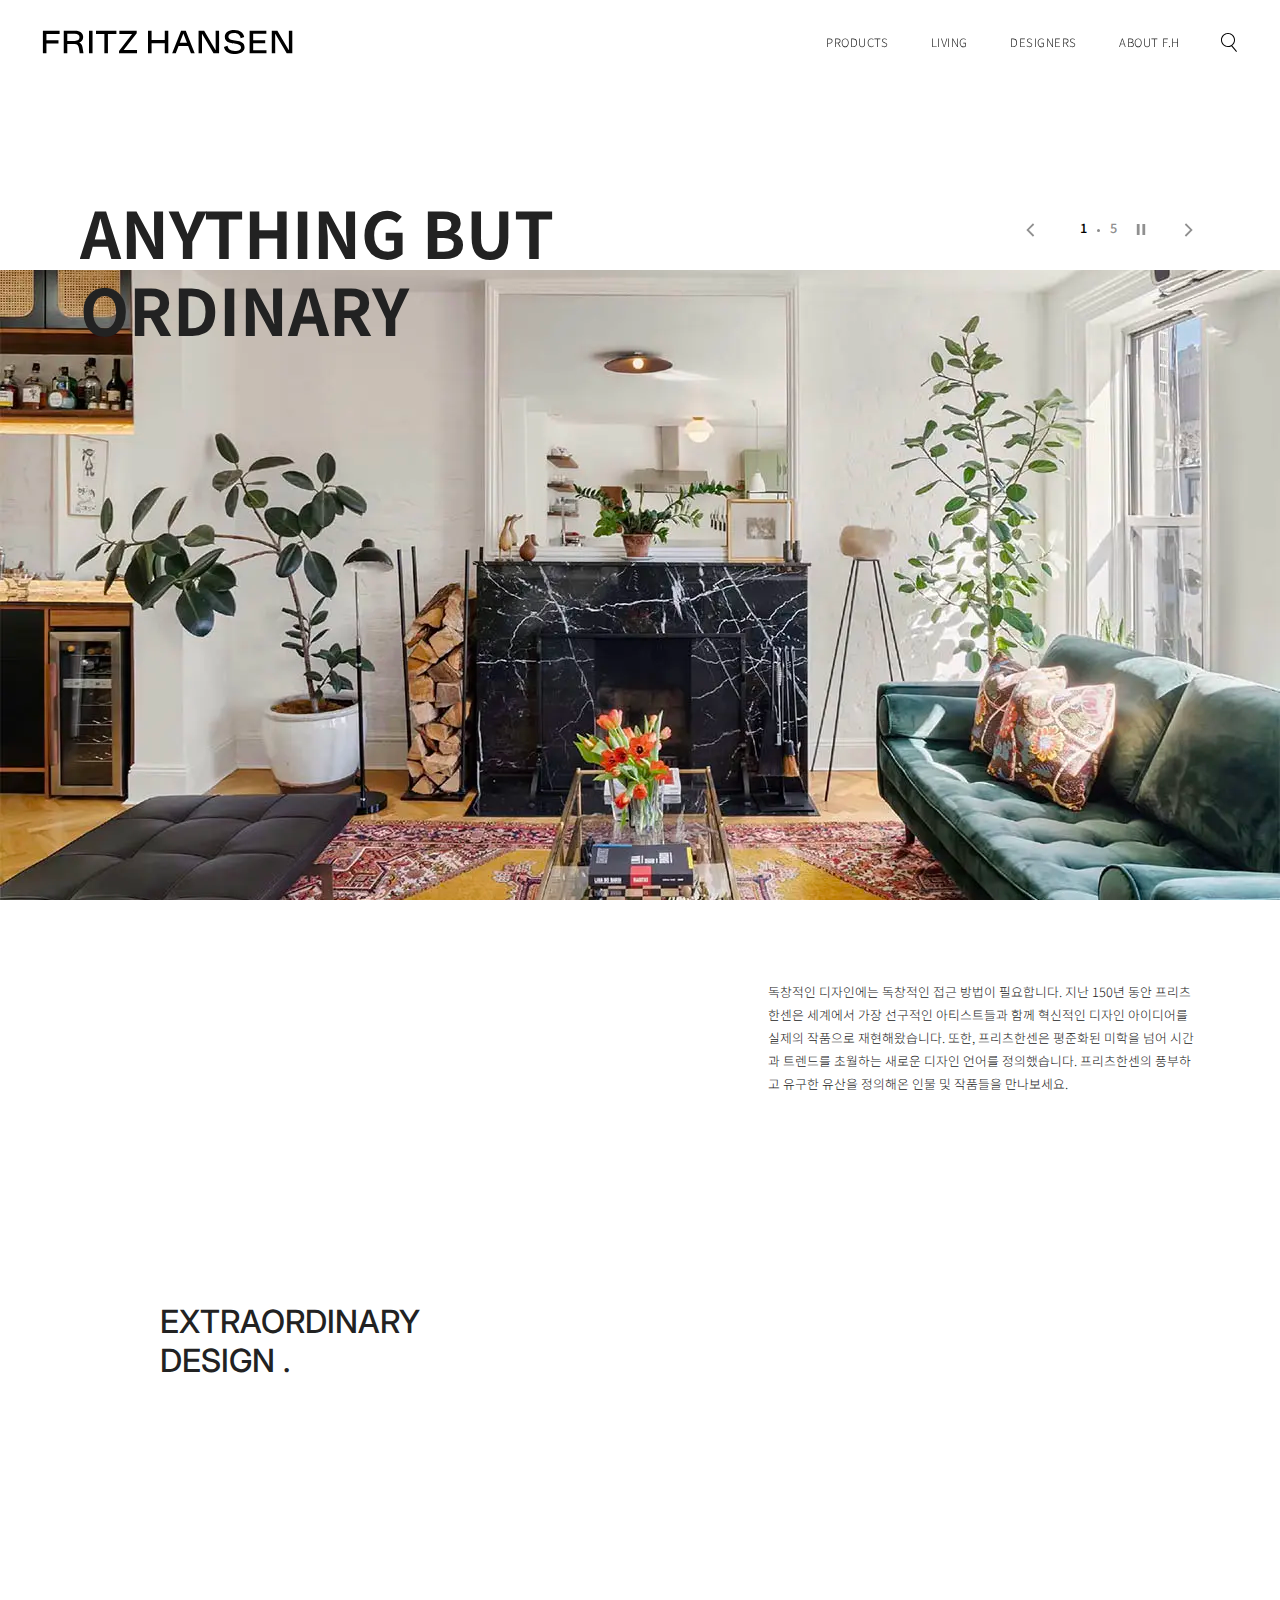
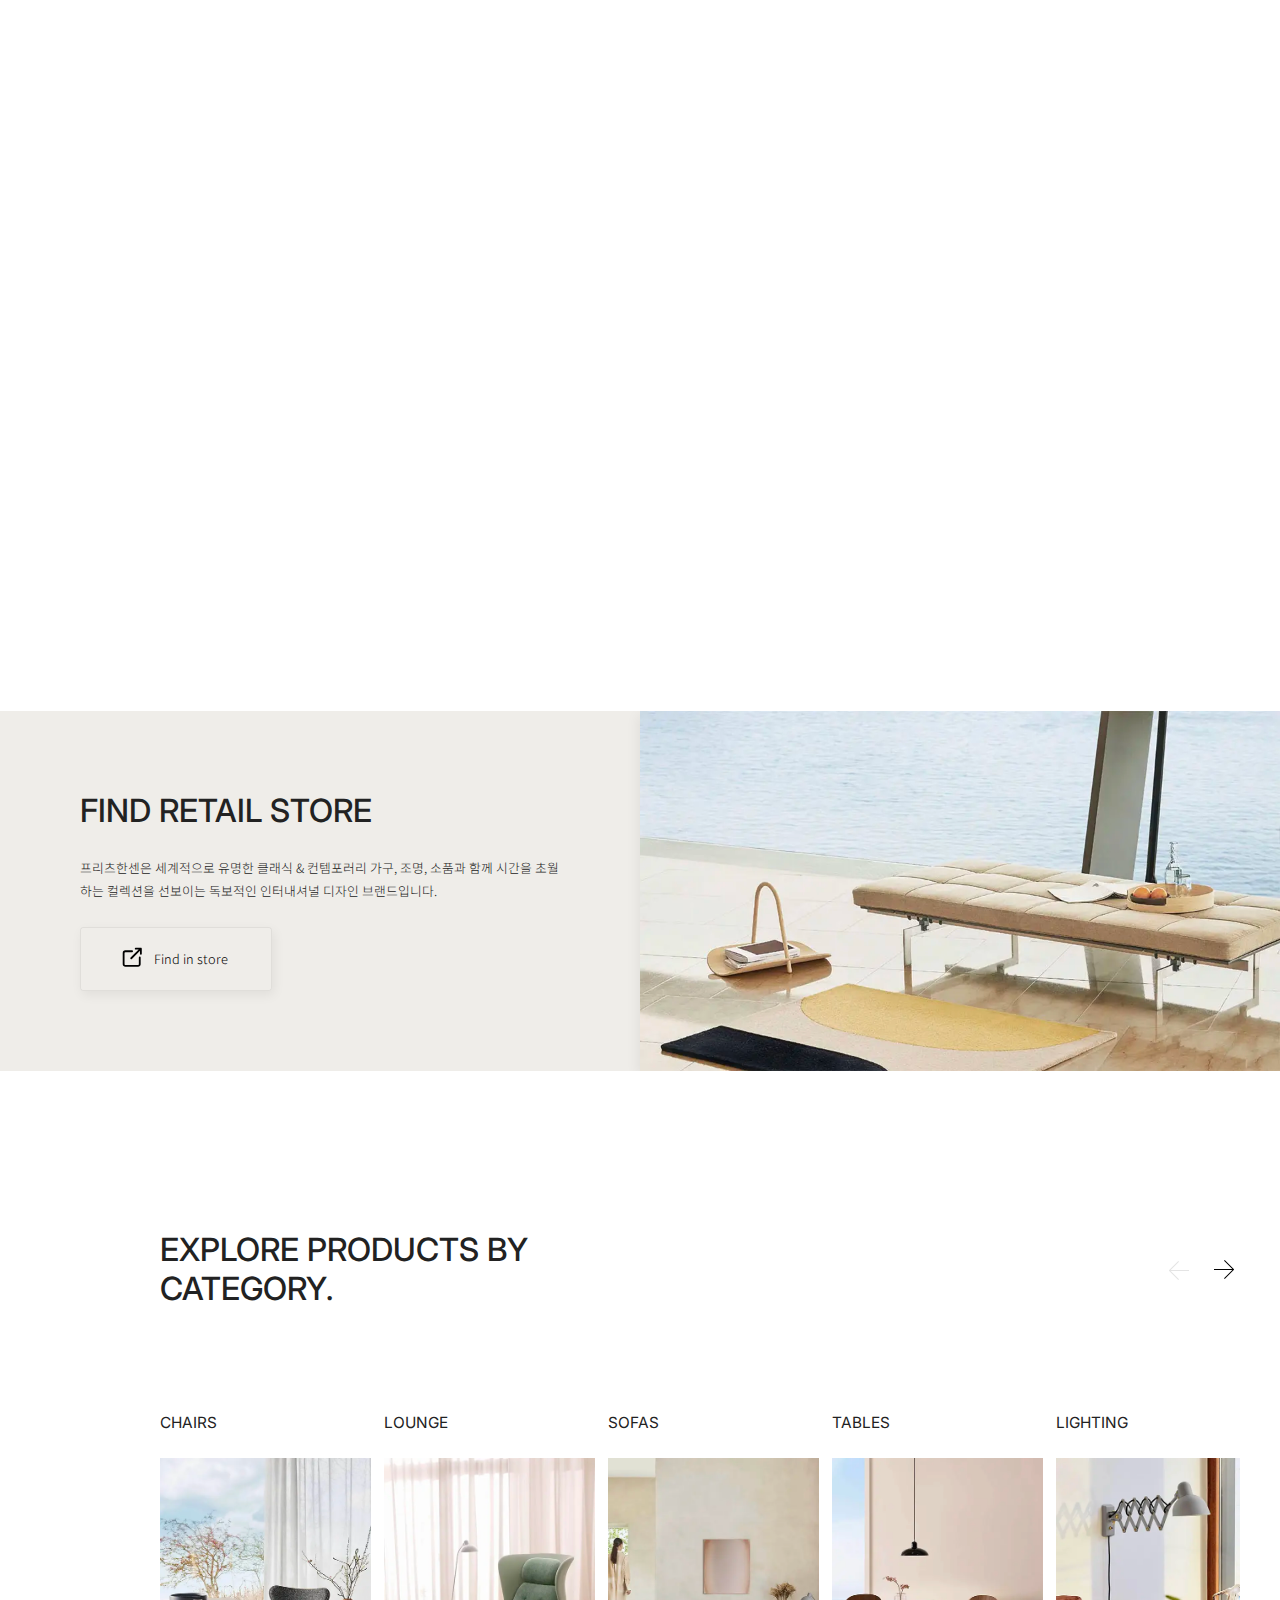
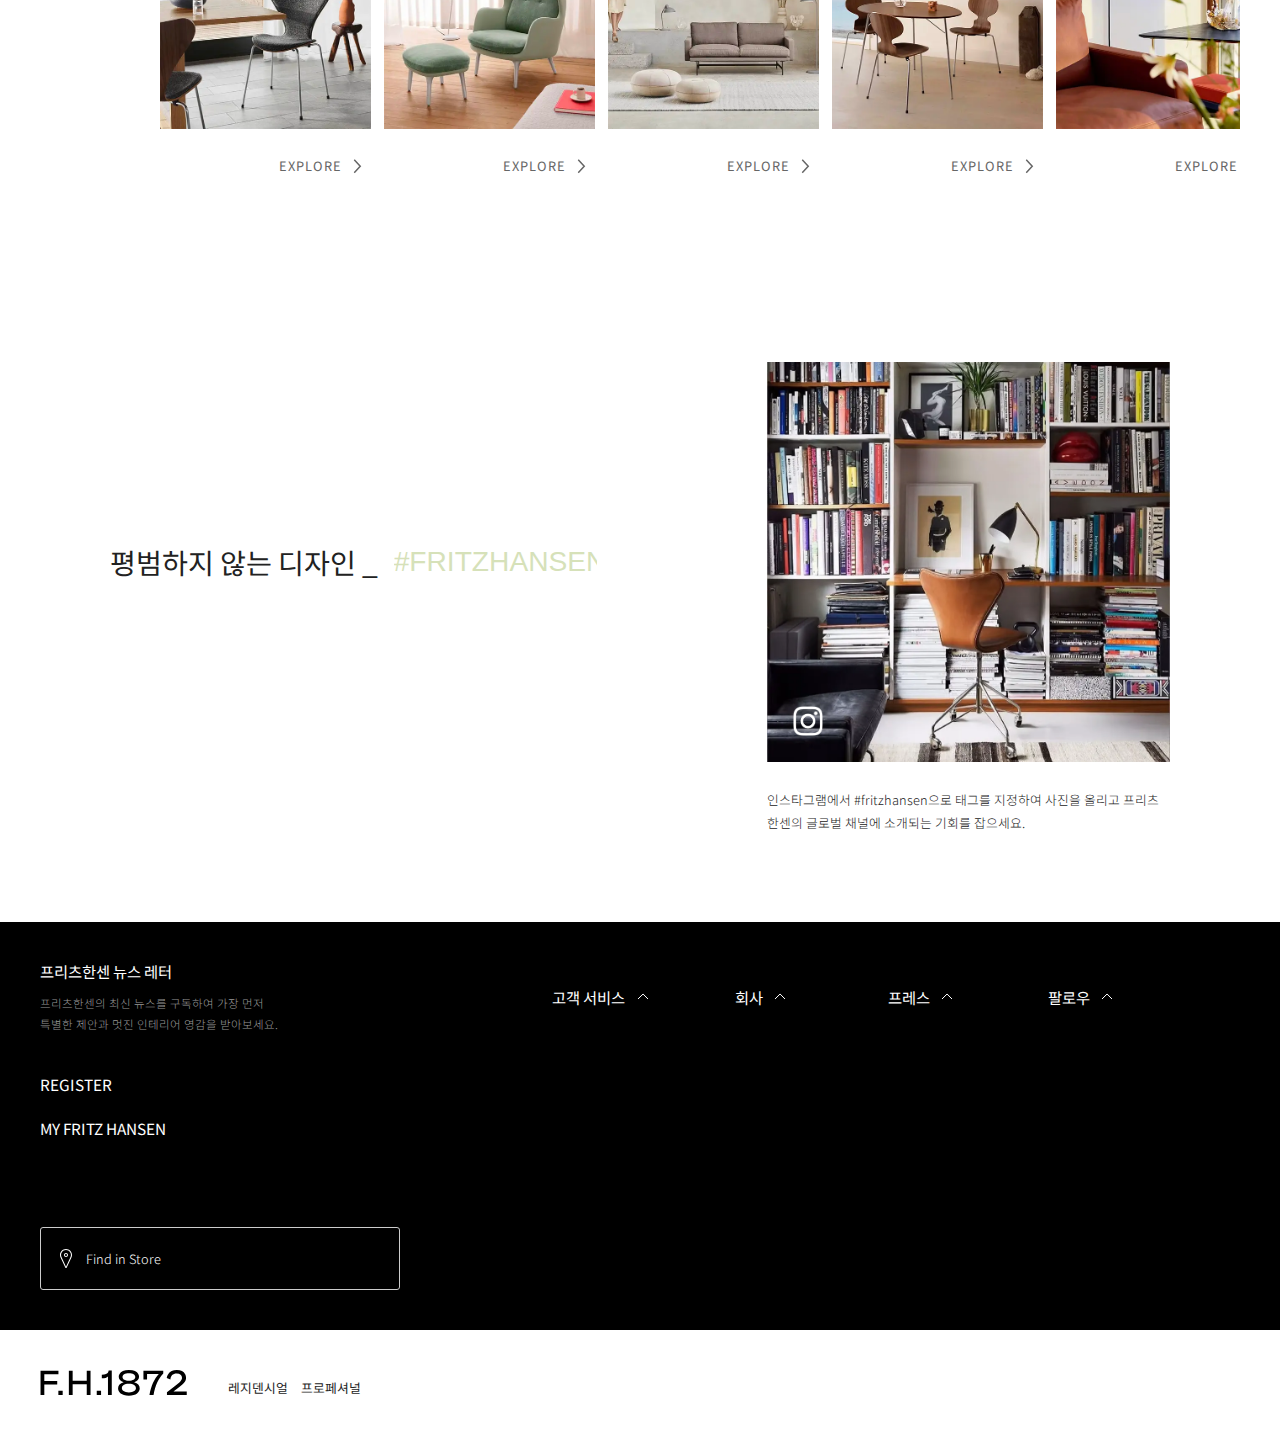
<file: index.html>
<!DOCTYPE html>
<html lang="en">
<head>
    <meta charset="UTF-8">
    <meta http-equiv="X-UA-Compatible" content="IE=edge">
    <meta name="viewport" content="width=device-width, initial-scale=1.0">
    <meta name="description" content="프리츠한센은 전 세계적으로 유명한 클래식 & 컨템포러리 가구, 조명, 소품과 함께 시간을 초월하는 컬렉션을 선보이는 독보적인 인터내셔널 디자인 브랜드입니다.">
    <meta http-equiv="Cache-Control" content="no-cache">
    <title>Fritz Hansen</title>
    <link rel="stylesheet" href="./asset/css/style.css">
</head>
<body>
    <header>
        <div class="inner">
            <div class="header_area">
                <h1 class="logo_area">
                    <span class="blind">프리츠 한센 로고</span>
                    <a href="https://yhearth.github.io/fritzhansen-project/" class="logoAni_wrap" onclick="">
                        <span class="logo_fritz logo">
                            <svg viewBox="0 0 471 120">
                                <path d="M470.61 100.584v16.198h-89.937v-12.341l65.287-84.846h-63.745V3.397h86.852v12.342l-65.287 84.845zM367.556 19.596h-42.422v97.186h-17.741V19.596h-41.798V3.397h101.961zm-137.134 97.186h17.74V3.397h-17.74zm-70.658-62.014c15.272 0 23.139-5.863 23.139-17.895 0-12.187-7.867-18.05-23.139-18.05h-37.796v35.945zm43.039 62.014h-18.82l-3.703-25.299c-2.159-14.963-8.33-22.059-22.214-22.059h-36.098v47.358h-17.741V3.397h56.616c26.224 0 40.571 12.187 40.571 32.088 0 14.5-7.867 23.603-19.591 27.305 8.793 3.547 14.038 10.798 16.198 24.066zM17.68 19.441v32.395h60.164v15.426H17.68v49.52H-.06V3.397h83.612v16.044z"></path>
                            </svg>
                        </span>
                        <span class="logo_dot logo">
                            <svg viewBox="0 0 21 120">
                                <path d="m0 96.33h20.17v20.17h-20.17z"></path>
                            </svg>
                        </span>
                        <span class="logo_hansen logo">
                            <svg viewBox="0 0 723 120">
                                <path d="M723 3.397v113.385h-27.92l-56.62-96.878h-1.08l.31 96.878h-17.28V3.397h27.93l56.61 96.879h1.08l-.31-96.879zm-129.15 97.649v15.736h-84.23V3.397h83.61v15.736h-65.87v31.778h60.16v15.118h-60.16v35.017zM381.236 85.469l17.739-6.633c3.085 14.656 12.495 25.917 36.716 25.917 21.129 0 30.699-7.712 30.699-17.74 0-31.007-80.837-4.327-80.837-53.074C385.553 13.42 404.992 0 432.452 0 463 0 479.04 16.044 482.59 34.402l-17.74 6.631c-3.09-14.5-11.42-25.607-32.709-25.607-18.973 0-28.538 7.714-28.538 17.74 0 31.008 80.837 4.327 80.837 53.076 0 20.517-19.44 33.937-49.06 33.937-34.553 0-50.597-16.042-54.144-34.71zM356.922 3.397v113.385h-27.923l-56.614-96.878h-1.08l.308 96.878h-17.278V3.397h27.923l56.614 96.879h1.081l-.31-96.879zM196.236 64.178l-17.895-47.206-18.05 47.206zm6.015 15.889h-47.976l-13.885 36.715h-18.048L166.924 3.397h23.448l44.584 113.385h-18.821zm-99.226-76.67v113.385H85.284V66.647H19.413v50.135H1.672V3.397h17.741v46.896h65.871V3.397z"></path>
                            </svg>
                        </span>
                        <span class="logo_dot logo">
                            <svg viewBox="0 0 21 120">
                                <path d="m0 96.33h20.17v20.17h-20.17z"></path>
                            </svg>
                        </span>
                    </a>
                </h1>
                <nav class="gnb_area">
                    <ul class="menu_list">
                        <li class="menu_item product"><a href="https://yhearth.github.io/fritzhansen-project/" class="link_product" onclick=""><span>PRODUCTS</span></a></li>
                        <li class="menu_item living"><a href="https://yhearth.github.io/fritzhansen-project/" class="link_living" onclick=""><span>LIVING</span></a></li>
                        <li class="menu_item designer"><a href="https://yhearth.github.io/fritzhansen-project/" class="link_designer" onclick=""><span>DESIGNERS</span></a></li>
                        <li class="menu_item about"><a href="https://yhearth.github.io/fritzhansen-project/" class="link_about" onclick=""><span>ABOUT F.H</span></a></li>
                    </ul>
                    <div class="menu_list_m">
                        <span></span>
                        <span></span>
                        <span></span>
                    </div>
                    <a href="https://yhearth.github.io/fritzhansen-project/" class="srh_btn">
                        <svg>
                            <path d="M16 18.35L11.21 12.58C12.9 11.3 14 9.28 14 7C14 3.14 10.86 0 7 0C3.14 0 0 3.14 0 7C0 10.86 3.14 14 7 14C8.22 14 9.37 13.68 10.37 13.13L15.23 19L16 18.35ZM1 7C1 3.69 3.69 1 7 1C10.31 1 13 3.69 13 7C13 10.31 10.31 13 7 13C3.69 13 1 10.31 1 7Z"></path>
                        </svg>
                        <span class="blind">검색창 클릭</span>
                    </a>
                </nav>
            </div>
            <div class="menu_area">
                <div class="product_menu">
                    <div class="img_group">
                        <div class="img_wrap">
                            <img src="./asset/img/product_intro.webp" alt="프리츠 한센 의자 카테고리 이미지">
                            <img src="./asset/img/main_cate_lounge.webp" alt="프리츠 한센 라운지 카테고리 이미지">
                            <img src="./asset/img/main_cate_sofas.webp" alt="프리츠 한센 소파 카테고리 이미지">
                            <img src="./asset/img/main_cate_tables.webp" alt="프리츠 한센 테이블 카테고리 이미지">
                            <img src="./asset/img/main_cate_lighting.webp" alt="프리츠 한센 조명 카테고리 이미지">
                            <img src="./asset/img/main_cate_accessorise.webp" alt="프리츠 한센 엑세서리 카테고리 이미지">
                        </div>
                        <div class="img_wrap">
                            <img src="./asset/img/header_pd_r_chair.webp" alt="프리츠 한센 의자 카테고리 이미지">
                            <img src="./asset/img/header_pd_r_lounge.webp" alt="프리츠 한센 라운지 카테고리 이미지">
                            <img src="./asset/img/header_pd_r_sofa.webp" alt="프리츠 한센 소파 카테고리 이미지">
                            <img src="./asset/img/header_pd_r_table.webp" alt="프리츠 한센 테이블 카테고리 이미지">
                            <img src="./asset/img/header_pd_r_light.webp" alt="프리츠 한센 조명 카테고리 이미지">
                            <img src="./asset/img/header_pd_r_acc.webp" alt="프리츠 한센 악세서리 카테고리 이미지">
                        </div>
                    </div>
                    <nav class="nav_group">
                        <ul class="nav_list">
                            <li class="nav_tit">Seating</li>
                            <li class = "item">CHAIRS</li>
                            <li class = "item">LOUNGE</li>
                            <li class = "item">SOFAS</li>
                        </ul>
                        <ul class="nav_list">
                            <li class="nav_tit">Tables</li>
                            <li class = "item">TABLES</li>
                            <li class="nav_tit">Light</li>
                            <li class = "item">LIGHTING</li>
                        </ul>
                        <ul class="nav_list">
                            <li class="nav_tit">Accessorise</li>
                            <li class ="item">ACCESSORISE</li>
                        </ul>
                    </nav>
                </div>
                <div class="living_menu">
                    <div class="img_group">
                        <div class="img_wrap">
                            <img src="./asset/img/header_lv_living.webp" alt="프리츠 한센 인테리어 카테고리 이미지">
                            <img src="./asset/img/main_visual_02.webp" alt="프리츠 한센 주방 인테리어 카테고리 이미지">
                            <img src="./asset/img/header_lv_dress.webp" alt="프리츠 한센 드레스룸 인테리어 이미지">
                            <img src="./asset/img/header_lv_office.webp" alt="프리츠 한센 사무실 인테리어 이미지">
                        </div>
                    </div>
                    <nav class="nav_group">
                        <ul class="nav_list">
                            <li>LIVING ROOM</li>
                            <li>DINING ROOM</li>
                            <li>DRESSROOM</li>
                            <li>HOME OFFICE</li>
                        </ul>
                    </nav>
                </div>
            </div>
        </div>
    </header>
    <main>
         <!--메인 영역-->
        <div class="main_area">
            <section class="sc_visual">
                <div class="visual_group">
                    <div class="visual_title">
                        <div class="txt_wrap">
                            <h2 class="title">
                                <span>ANYTHING BUT</span>
                                <span>ORDINARY</span>
                            </h2>
                        </div>
                        <p class="sub"></p>
                    </div>
                    <div class="visual_slide">
                        <ul class="slide_wrapper">
                            <li class="slide_item"><img src="./asset/img/main_visual_01.webp" alt="프리츠 한센 인테리어 이미지"></li>
                            <li class="slide_item"><img src="./asset/img/main_visual_02.webp" alt="프리츠 한센 인테리어 이미지"></li>
                            <li class="slide_item"><img src="./asset/img/main_visual_03.webp" alt="프리츠 한센 인테리어 이미지"></li>
                            <li class="slide_item"><img src="./asset/img/main_visual_04.webp" alt="프리츠 한센 인테리어 이미지"></li>
                            <li class="slide_item"><img src="./asset/img/main_visual_05.webp" alt="프리츠 한센 인테리어 이미지"></li>
                        </ul>
                    </div>
                    <div class="control">
                        <button class="prev">
                            <svg><path d="M8 12L3 6.93671L8 2"></path></svg>
                            <span class="blind">이전 버튼</span>
                        </button>
                        <div class="state_number">
                            <div class="num">1</div>
                            <div class="dot"></div>
                            <div class="all_num">5</div>
                        </div>
                        <div class="state_btn">
                            <button class="stop on">
                                <svg><path d="M14,4h4v16h-4V4z M6,20h4V4H6V20z"></path></svg>
                                <span class="blind">일시정지 버튼</span>
                            </button>
                            <button class="play">
                                <svg><path d="M7,4L1,0v8L7,4z"></path ></svg>
                                <span class="blind">컨텐츠 재생 버튼</span>
                            </button>
    
                        </div>
                        <button class="next">
                            <svg><path d="M2 12L7 6.93671L2 2"></path></svg>
                            <span class="blind">다음 버튼</span>
                        </button>
                    </div>

                </div>
                <div class="visual_sub">
                    <p>독창적인 디자인에는 독창적인 접근 방법이 필요합니다. 지난 150년 동안 프리츠한센은 세계에서 가장 선구적인 아티스트들과 함께 혁신적인 디자인 아이디어를 실제의 작품으로 재현해왔습니다. 또한, 프리츠한센은 평준화된 미학을 넘어 시간과 트렌드를 초월하는 새로운 디자인 언어를 정의했습니다. 프리츠한센의 풍부하고 유구한 유산을 정의해온 인물 및 작품들을 만나보세요.</p>
                </div>
            </section>
            <section class="sc_intro"> 
                <div class="intro_title">
                    <h3 class="title">EXTRAORDINARY DESIGN .</h3>
                </div>
                <div class="coll_right">
                    <div class="img_wrap">
                        <img class="" src="./asset/img/main_intro_02.webp" alt="프리프 한센 인테리어 이미지">
                    </div>
                    <div class="txt_wrap">
                        <h3 class="tit">MODEST IN MEANS RICH IN EXPRESSION</h3>
                        <p class="sub">
                            간결함 속에 놀라운 세련미를 품고있는 폴 케홀름의 PK0 ™와 PK60™ 은 모던 디자인의 역사에 길이 남을만한 훌륭한 작품입니다. 늘 탁월한 디자인을 선 보여 온 프리츠 한센의 
                            창립 150주년을 맞이하여 이 뛰어난 작품을 소개합니다. 
                        </p>
                        <button class="link_more">
                           <div>
                            <span>자세히 보기</span>
                            <svg><path d="M13.68.73l-6.5 6-6.5-6"></path></svg>
                         </div>
                        </button>
 
                    </div>   
                </div>
                <div class="coll_left">
                    <div class="img_wrap">
                        <video class="mv" loop autoplay ='autoplay' preload="auto" muted = 'muted'>
                          <source src="https://cloudinary.fritzhansen.com/-/media/Images/Videos-and-GIFs/Product-films/AnniversaryCollection/FH_Living-Room-A_Anniversary-Collection_1920x900_universe_film_without_logo.mp4" type="video/mp4">
                        </video>
                        <h3 class="tit">FOREVER NEW</h3>
                        <div class="state_btn">
                            <button class="stop on">
                                <svg><path d="M14,4h4v16h-4V4z M6,20h4V4H6V20z"></path></svg>
                                <span class="blind">일시정지 버튼</span>
                            </button>
                            <button class="play">
                                <svg><path d="M7,4L1,0v8L7,4z"></path ></svg>
                                <span class="blind">컨텐츠 재생 버튼</span>
                            </button>
    
                        </div> 
                    </div>
                    <div class="txt_wrap">
                        <div class="txt_box">
                            <p class="sub">
                                프리츠한센은 지난 150년간 출시된 아이코닉 디자인 제품을 기념하는 컬렉션을 선보입니다.
                                시대를 뛰어넘는 클래식한 품격을 간직한 프리츠 한센의 제품은 탁월한 장인 정신과 최고급 
                                소재, 매력적인 디자인을 향한 프리츠한센의 열정이 고스란히 반영되어 있습니다. 
                                아름다운 디자인과 실용적인 기능성을 겸비하고 있어 여러 제품을 함께 사용하거나 단독으로 
                                사용해도 평범한 일상과 다이닝 공간을 풍성하게 채워줍니다.
                            </p>
                            <button class="link_more">
                               <div>
                                   <span>자세히 보기</span>
                                   <svg><path d="M13.68.73l-6.5 6-6.5-6"></path></svg>
                                </div>
                            </button>
                        </div>
                    </div>    
                </div>
            </section>
            <section class="sc_store">
                <div class="store_group">
                    <div class="txt_wrap">
                        <h3 class="title">FIND RETAIL STORE</h3>
                        <p class="sub">
                            프리츠한센은 세계적으로 유명한 클래식 & 컨템포러리 가구, 조명, 소품과 함께 
                            시간을 초월하는 컬렉션을 선보이는 독보적인 인터내셔널 디자인 브랜드입니다.
                        </p>
                        <button class="link_store">
                            <svg>
                                <path d="M12.33 14.2H3.92a1.8 1.8 0 01-1.26-.52 1.73 1.73 0 01-.52-1.25V5a1.78 1.78 0 011.78-1.77h4.5a.62.62 0 01.58.61.61.61 0 01-.61.61H3.92a.56.56 0 00-.4.17.55.55 0 00-.16.38v7.42a.57.57 0 00.16.39.59.59 0 00.4.16h8.41a.59.59 0 00.4-.16.57.57 0 00.16-.39V7.93a.61.61 0 011.22 0v4.5a1.73 1.73 0 01-.52 1.25 1.75 1.75 0 01-1.26.52z"></path>
                                <path d="M14.81 1.86a.26.26 0 00-.07-.11.47.47 0 00-.06-.09.49.49 0 00-.15-.1.59.59 0 00-.23-.05h-3.5a.61.61 0 00-.61.61.61.61 0 00.61.61h2L7.4 8.08a.6.6 0 000 .86.62.62 0 00.87 0l5.37-5.37v2a.61.61 0 001.22 0V2.1a.49.49 0 00-.05-.24z"></path>
                            </svg>
                            <span>Find in store</span>
                        </button>
                    </div>
                    <div class="img_wrap zoomAni">
                        <img src="./asset/img/main_store.webp" alt="프리츠 한센 인테리어 이미지">
                    </div>
                </div>
            </section>
            <section class="sc_cate">
                <div class="cate_group">
                    <div class="title_wrap">
                        <h3 class="title">EXPLORE PRODUCTS BY CATEGORY.</h3>
                        <div class="control">
                            <button class="btn_prev">
                                <svg><path d="M20 9.26L10.74 0L10.03 0.71L18.32 9H0V10H18.32L10.02 18.29L10.73 19L20 9.73V9.26Z"></path></svg>
                                <span class="blind">이전 버튼</span>
                            </button>
                            <button class="btn_next on">
                                <svg><path d="M20 9.26L10.74 0L10.03 0.71L18.32 9H0V10H18.32L10.02 18.29L10.73 19L20 9.73V9.26Z"></path></svg>
                                <span class="blind">다음 버튼</span>
                            </button>
                        </div>
                    </div>
                    <div class="slide_group">
                        <ul class="slide_wrap">
                            <li class="slide_item">
                                <h3 class="tit">CHAIRS</h3>
                                <div class="img_box zoomAni"><img src="./asset/img/main_cate_chair.webp" alt="프리츠 한센 의자 카테고리 이미지"></div>
                                <button class="link_more">
                                    <div>
                                     <span>EXPLORE</span>
                                     <svg><path d="M13.68.73l-6.5 6-6.5-6"></path></svg>
                                  </div>
                                 </button>
                            </li>
                            <li class="slide_item">
                                <h3 class="tit">LOUNGE</h3>
                                <div class="img_box zoomAni"><img src="./asset/img/main_cate_lounge.webp" alt="프리츠 한센 라운지 카테고리 이미지"></div>
                                <button class="link_more">
                                    <div>
                                     <span>EXPLORE</span>
                                     <svg><path d="M13.68.73l-6.5 6-6.5-6"></path></svg>
                                  </div>
                                 </button>
                            </li>
                            <li class="slide_item">
                                <h3 class="tit">SOFAS</h3>
                                <div class="img_box zoomAni"><img src="./asset/img/main_cate_sofas.webp" alt="프리츠 한센 소파 카테고리 이미지"></div>
                                <button class="link_more">
                                    <div>
                                     <span>EXPLORE</span>
                                     <svg><path d="M13.68.73l-6.5 6-6.5-6"></path></svg>
                                  </div>
                                 </button>
                            </li>
                            <li class="slide_item">
                                <h3 class="tit">TABLES</h3>
                                <div class="img_box zoomAni"><img src="./asset/img/main_cate_tables.webp" alt="프리츠 한센 테이블 카테고리 이미지"></div>
                                <button class="link_more">
                                    <div>
                                     <span>EXPLORE</span>
                                     <svg><path d="M13.68.73l-6.5 6-6.5-6"></path></svg>
                                  </div>
                                 </button>
                            </li>
                            <li class="slide_item">
                                <h3 class="tit">LIGHTING</h3>
                                <div class="img_box zoomAni"><img src="./asset/img/main_cate_lighting.webp" alt="프리츠 한센 조명 카테고리 이미지"></div>
                                <button class="link_more">
                                    <div>
                                     <span>EXPLORE</span>
                                     <svg><path d="M13.68.73l-6.5 6-6.5-6"></path></svg>
                                  </div>
                                 </button>
                            </li>
                            <li class="slide_item">
                                <h3 class="tit">ACCESSORISE</h3>
                                <div class="img_box zoomAni"><img src="./asset/img/main_cate_accessorise.webp" alt="프리츠 한센 악세서리 카테고리 이미지"></div>
                                <button class="link_more">
                                    <div>
                                     <span>EXPLORE</span>
                                     <svg><path d="M13.68.73l-6.5 6-6.5-6"></path></svg>
                                  </div>
                                 </button>
                            </li>
                        </ul>
                    </div>
                </div>
            </section>
            <article class="sc_slogan">
                <h3 class="slogan_title">
                    <strong class="tit">평범하지 않는 디자인 _</strong>
                    <input type="search" placeholder="#FRITZHANSEN"><!--검색-->
                </h3>
                <div class="slogan_inspiration">
                    <div class="img_group">
                        <div class="img_wrap sloganImg">
                            <img src="./asset/img/slogan_01.webp" alt="프리츠 한센 sns 이미지">
                            <img src="./asset/img/slogan_02.webp" alt="프리츠 한센 sns 이미지">
                            <img src="./asset/img/slogan_03.webp" alt="프리츠 한센 sns 이미지">
                            <img src="./asset/img/slogan_04.webp" alt="프리츠 한센 sns 이미지">
                            <img src="./asset/img/slogan_05.webp" alt="프리츠 한센 sns 이미지">
                            <img src="./asset/img/slogan_06.webp" alt="프리츠 한센 sns 이미지">
                        </div>
                        <a href="https://yhearth.github.io/fritzhansen-project/" class="insta">
                            <img src="./asset/img/icon_insta.png" alt="">
                        </a>
                    </div>
                    <div class="txt_wrap">
                        <p class="sub">인스타그램에서 #fritzhansen으로 태그를 지정하여 사진을 올리고 프리츠 한센의 글로벌 채널에 소개되는 기회를 잡으세요.</p>
                    </div>
                </div>

            </article>   
        </div>
    </main>
    <footer>
        <div class="footer_area">
            <div class="footer_top">
                <div class="ft_left">
                    <div class="news_letter">
                        <div class="tit">프리츠한센 뉴스 레터</div>
                        <p class="sub">프리츠한센의 최신 뉴스를 구독하여 가장 먼저 <br> 특별한 제안과 멋진 인테리어 영감을 받아보세요.</p>
                        <a href="https://yhearth.github.io/fritzhansen-project/" class="register">
                            <span class ='tit'>REGISTER</span>
                            <svg><path d="M13 6.16L6.84 0L6.14 0.71L11.43 6H0V7H11.43L6.14 12.29L6.85 13L13 6.85V6.16Z"></path></svg> 
                        </a>
                        <a href="https://yhearth.github.io/fritzhansen-project/" class="myFH">
                            <span class ='tit'>MY FRITZ HANSEN</span>
                            <svg><path d="M13 6.16L6.84 0L6.14 0.71L11.43 6H0V7H11.43L6.14 12.29L6.85 13L13 6.85V6.16Z"></path></svg> 
                        </a>
                    </div>
                    <div class="find_store">
                        <a href="https://yhearth.github.io/fritzhansen-project/">
                            <svg>
                                <path d="M6 5C6.55 5 7 5.45 7 6C7 6.55 6.55 7 6 7C5.45 7 5 6.55 5 6C5 5.45 5.45 5 6 5ZM6 4C4.9 4 4 4.9 4 6C4 7.1 4.9 8 6 8C7.1 8 8 7.1 8 6C8 4.9 7.1 4 6 4Z"></path>
                                <path d="M6.00004 0C1.62004 0 -1.27996 4.53 0.570044 8.49L5.50004 19H6.50004L11.43 8.49C13.28 4.53 10.38 0 6.00004 0ZM10.49 8.08L6.00004 17.64L1.51004 8.08C0.770044 6.48 0.910044 4.66 1.88004 3.2C2.82004 1.8 4.32004 1 6.00004 1C7.68004 1 9.18004 1.8 10.12 3.2C11.09 4.66 11.23 6.48 10.49 8.08Z"></path>
                            </svg> 
                            <span class ='tit'>Find in Store</span>
                        </a>                        
                    </div>
                </div>
                <div class="ft_right">
                    <div class="nav_group">
                        <div class="nav_wrap">
                            <button class="tit">
                                <span>고객 서비스</span>
                                <div><svg><path d="M8 12L3 6.93671L8 2"></path></svg></div>  
                            </button>
                            <ul>
                                <li>연락처</li>
                                <li>품질 보증</li>
                                <li>제품 관리법</li>
                                <li>개인정보 보호 정책</li>
                                <li>DATA ETHICS POLICY</li>
                                <li>약관</li>
                            </ul>
                        </div>
                        <div class="nav_wrap">
                            <button class="tit">
                                <span>회사</span>
                                <div><svg><path d="M8 12L3 6.93671L8 2"></path></svg></div>  
                            </button>
                            <ul>
                                <li>회사 프로파일</li>
                                <li>FIGHTING COPIES</li>
                                <li>채용정보</li>
                            </ul>
                        </div>
                        <div class="nav_wrap">
                            <button class="tit">
                                <span>프레스</span>
                                <div><svg><path d="M8 12L3 6.93671L8 2"></path></svg></div>  
                            </button>
                            <ul>
                             <li>프레스</li>
                            </ul>
                        </div>
                        <div class="nav_wrap">
                            <button class="tit">
                                <span>팔로우</span>
                                <div><svg><path d="M8 12L3 6.93671L8 2"></path></svg></div>  
                            </button>
                            <ul>
                            <li>PINTEREST</li>
                            <li>INSTAGRAM</li>
                            <li>FACEBOOK</li>
                            <li>LINKEDIN</li>
                            <li>TOUTUBE</li>
                            </ul>
                        </div>

                    </div>
                </div>
            </div>
            <div class="footer_bottom">
                <h2 class="ft_logo">
                    <a href="https://yhearth.github.io/fritzhansen-project/">
                        <svg><path d="M18.45 4.177V.745H.531V25h3.795V14.407h12.903v-3.3H4.326v-6.93H18.45zM18.364 25h4.323v-4.323h-4.323V25zM46.744.745v10.032h-14.09V.745h-3.796V25h3.795V14.275h14.091V25h3.795V.745h-3.795zM56.746 25h4.322v-4.323h-4.322V25zM68.632.415c-.363 3.036-2.475 4.323-6.831 4.323v3.564c3.168-.033 4.983-.561 6.17-1.848V25h3.796V.415h-3.135zm25.513 11.781c3.234-.99 4.917-2.904 4.917-5.412 0-3.564-3.267-6.699-10.131-6.699-6.732 0-10.197 3.201-10.197 6.765 0 2.541 1.683 4.455 4.917 5.379-3.597 1.023-5.577 3.201-5.577 6.039 0 3.927 3.333 7.392 10.791 7.392 7.392 0 10.857-3.531 10.857-7.458 0-2.871-1.947-5.016-5.577-6.006zM82.529 7.048c0-2.211 2.277-3.696 6.336-3.696 4.092 0 6.402 1.485 6.402 3.696 0 2.178-2.277 3.696-6.369 3.696-4.059 0-6.369-1.518-6.369-3.696zm6.402 15.345c-4.752 0-7.062-1.848-7.062-4.29s2.277-4.323 7.029-4.323c4.719 0 7.029 1.881 7.029 4.323s-2.277 4.29-6.996 4.29zM123.265.745h-19.833v8.712h3.63V4.111h11.715c-4.521 5.016-7.623 11.649-9.306 20.889h4.059c1.749-9.702 4.851-16.5 9.735-21.615V.745zm10.192 20.79l6.204-4.785c5.412-4.125 6.369-6.303 6.369-9.042 0-4.455-3.333-7.623-9.174-7.623-6.204 0-9.537 3.663-10.131 7.953l3.696 1.386c.363-3.465 2.178-5.841 6.369-5.841 3.3 0 5.214 1.782 5.214 4.29 0 1.815-.825 3.399-5.412 6.996l-9.636 7.425V25h19.8v-3.465h-13.299z"></path></svg>
                    </a>
                    <span class="blind">프리츠한센 1872</span>
                </h2>
                <a href="https://yhearth.github.io/fritzhansen-project/"><span>레지덴시얼</span></a>
                <a href="https://yhearth.github.io/fritzhansen-project/"><span>프로페셔널</span></a>                  
            </div>
        </div>

    </footer>

    <script src="./asset/js/index.js"></script>
    <script src="./asset/js//common.js"></script>
</body>
</html>
</file>
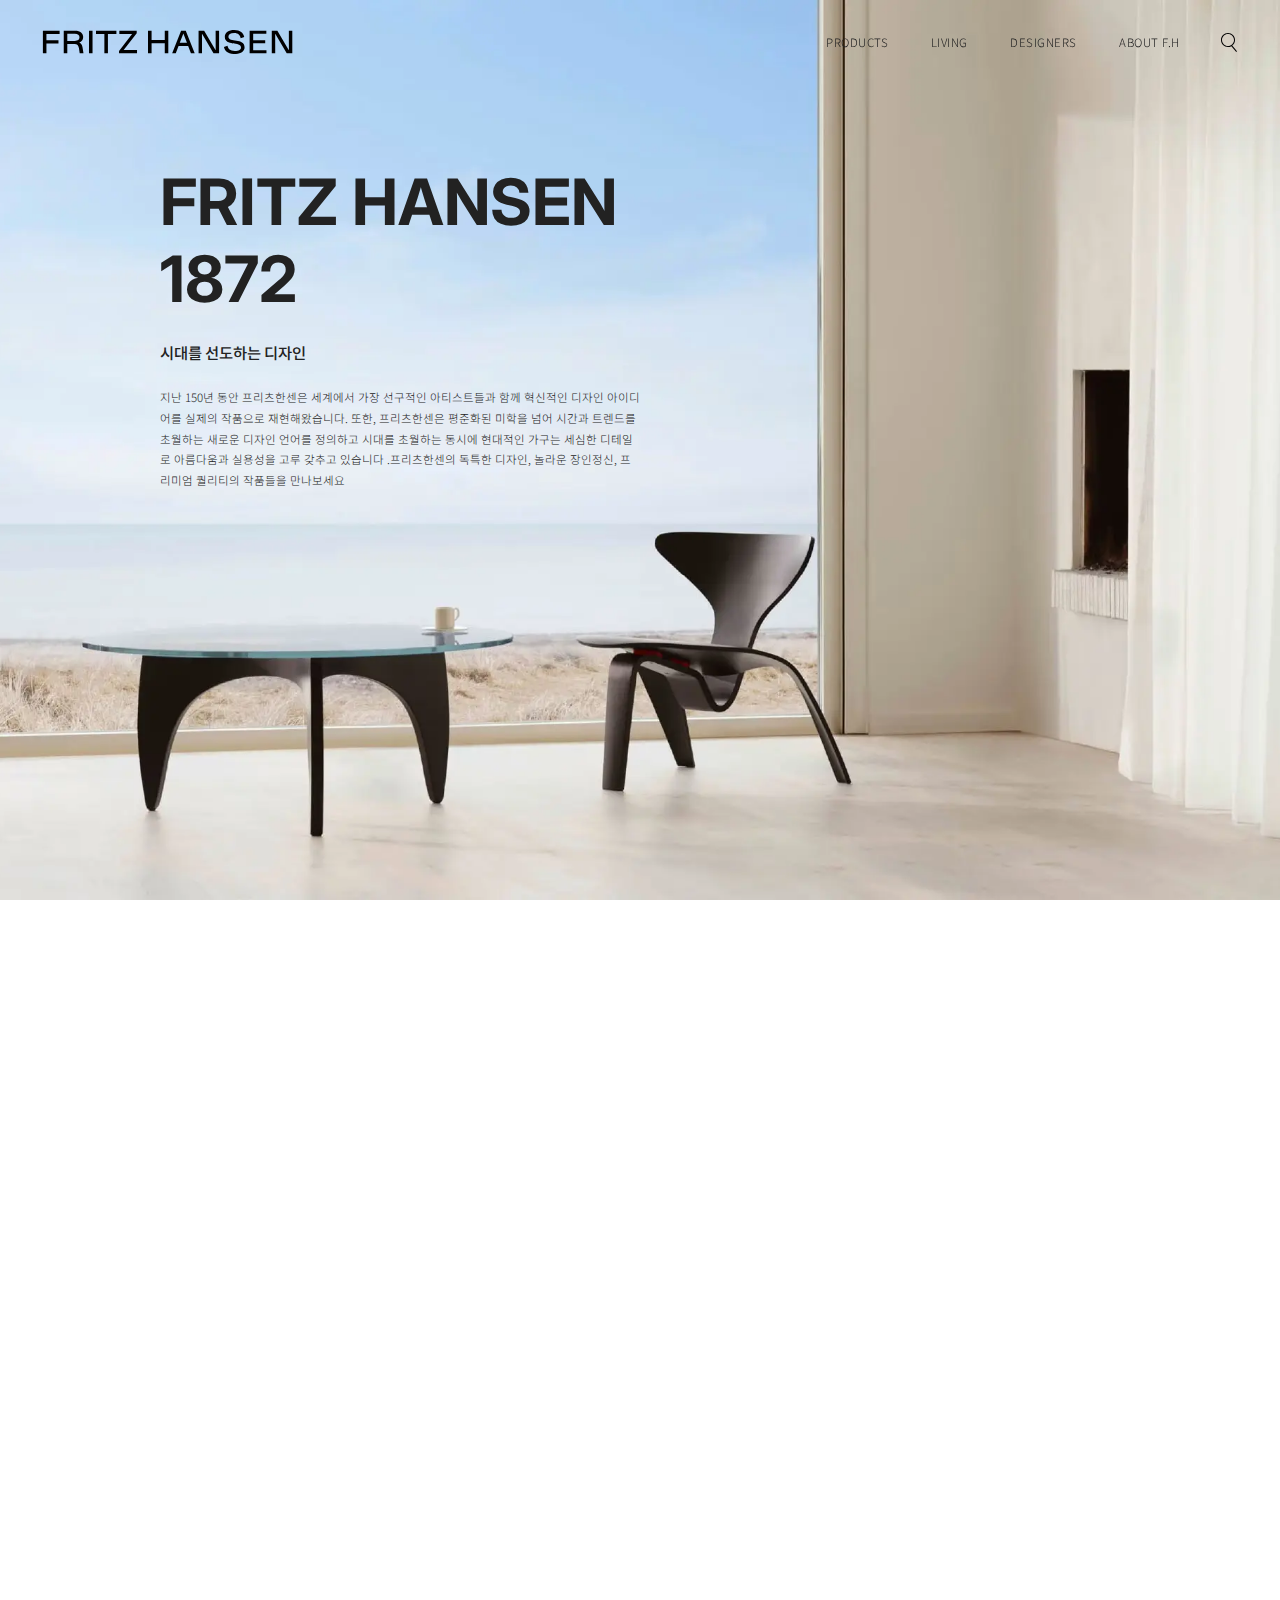
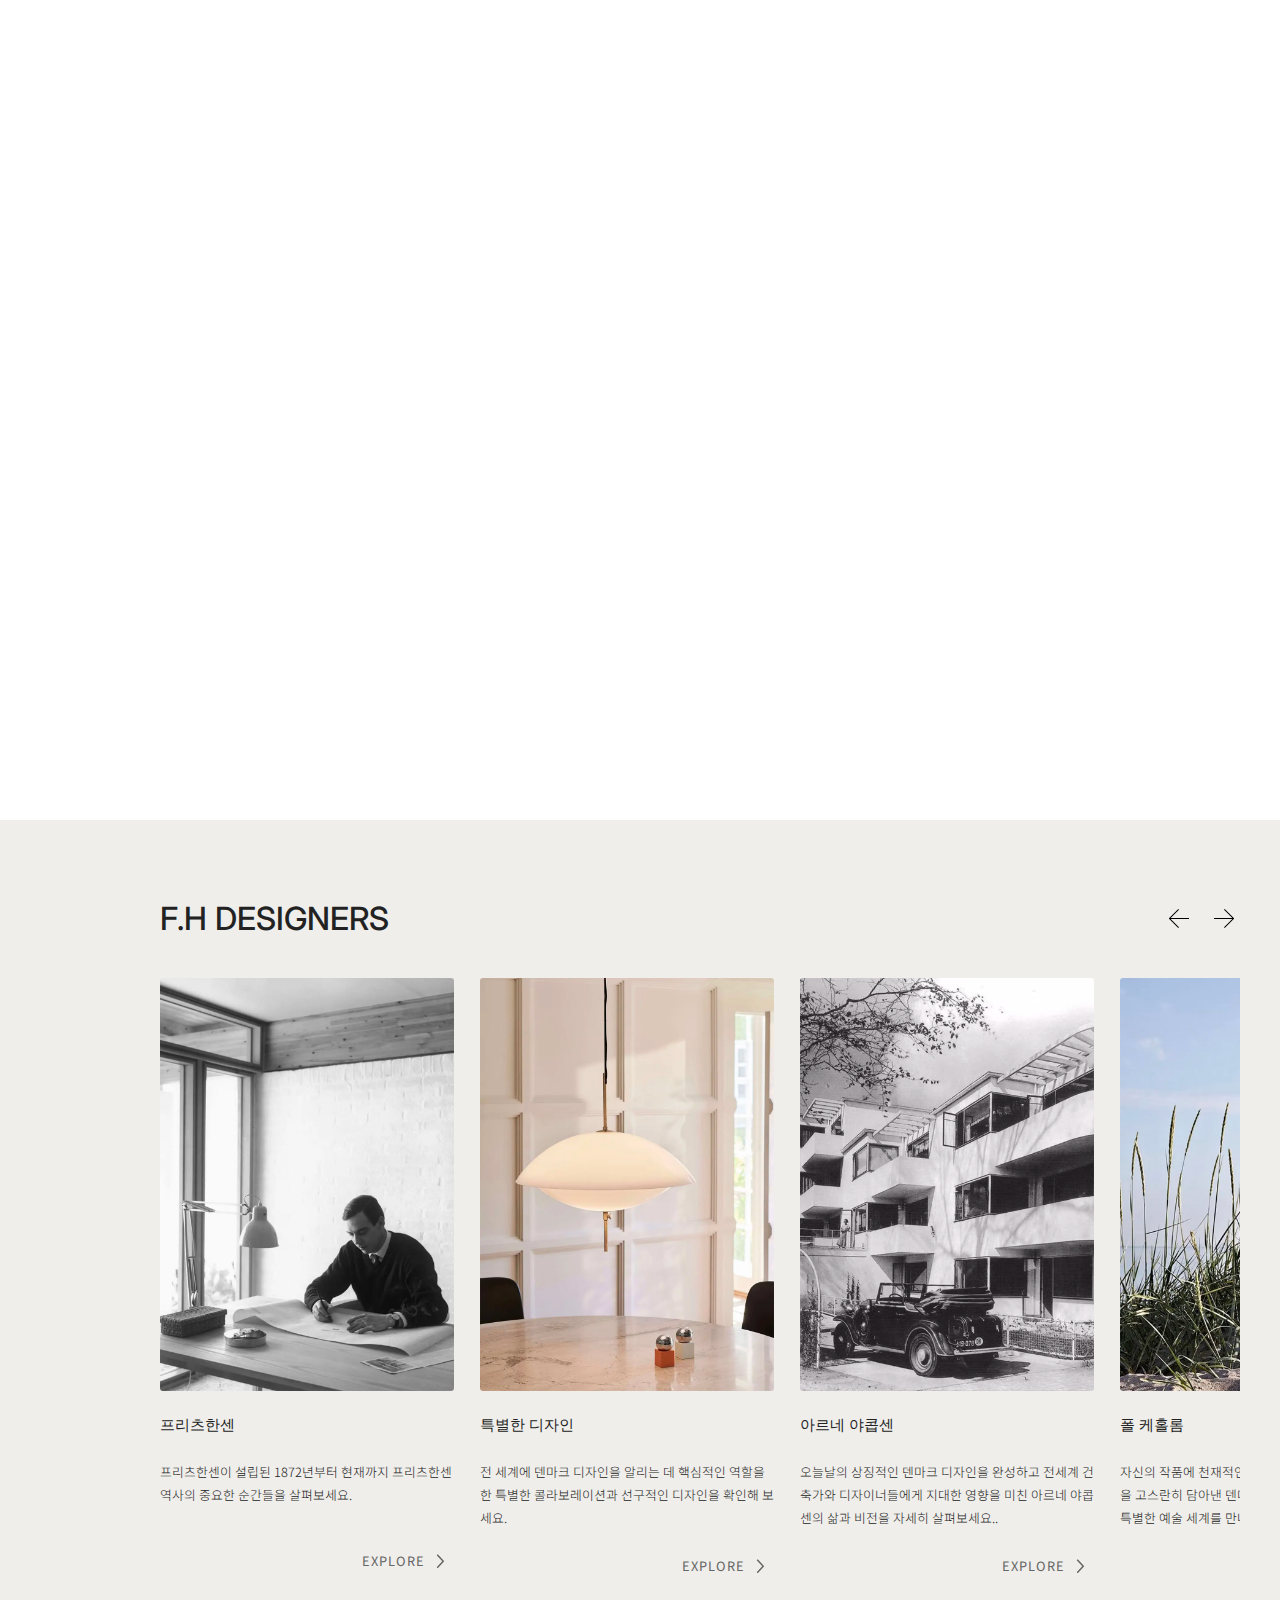
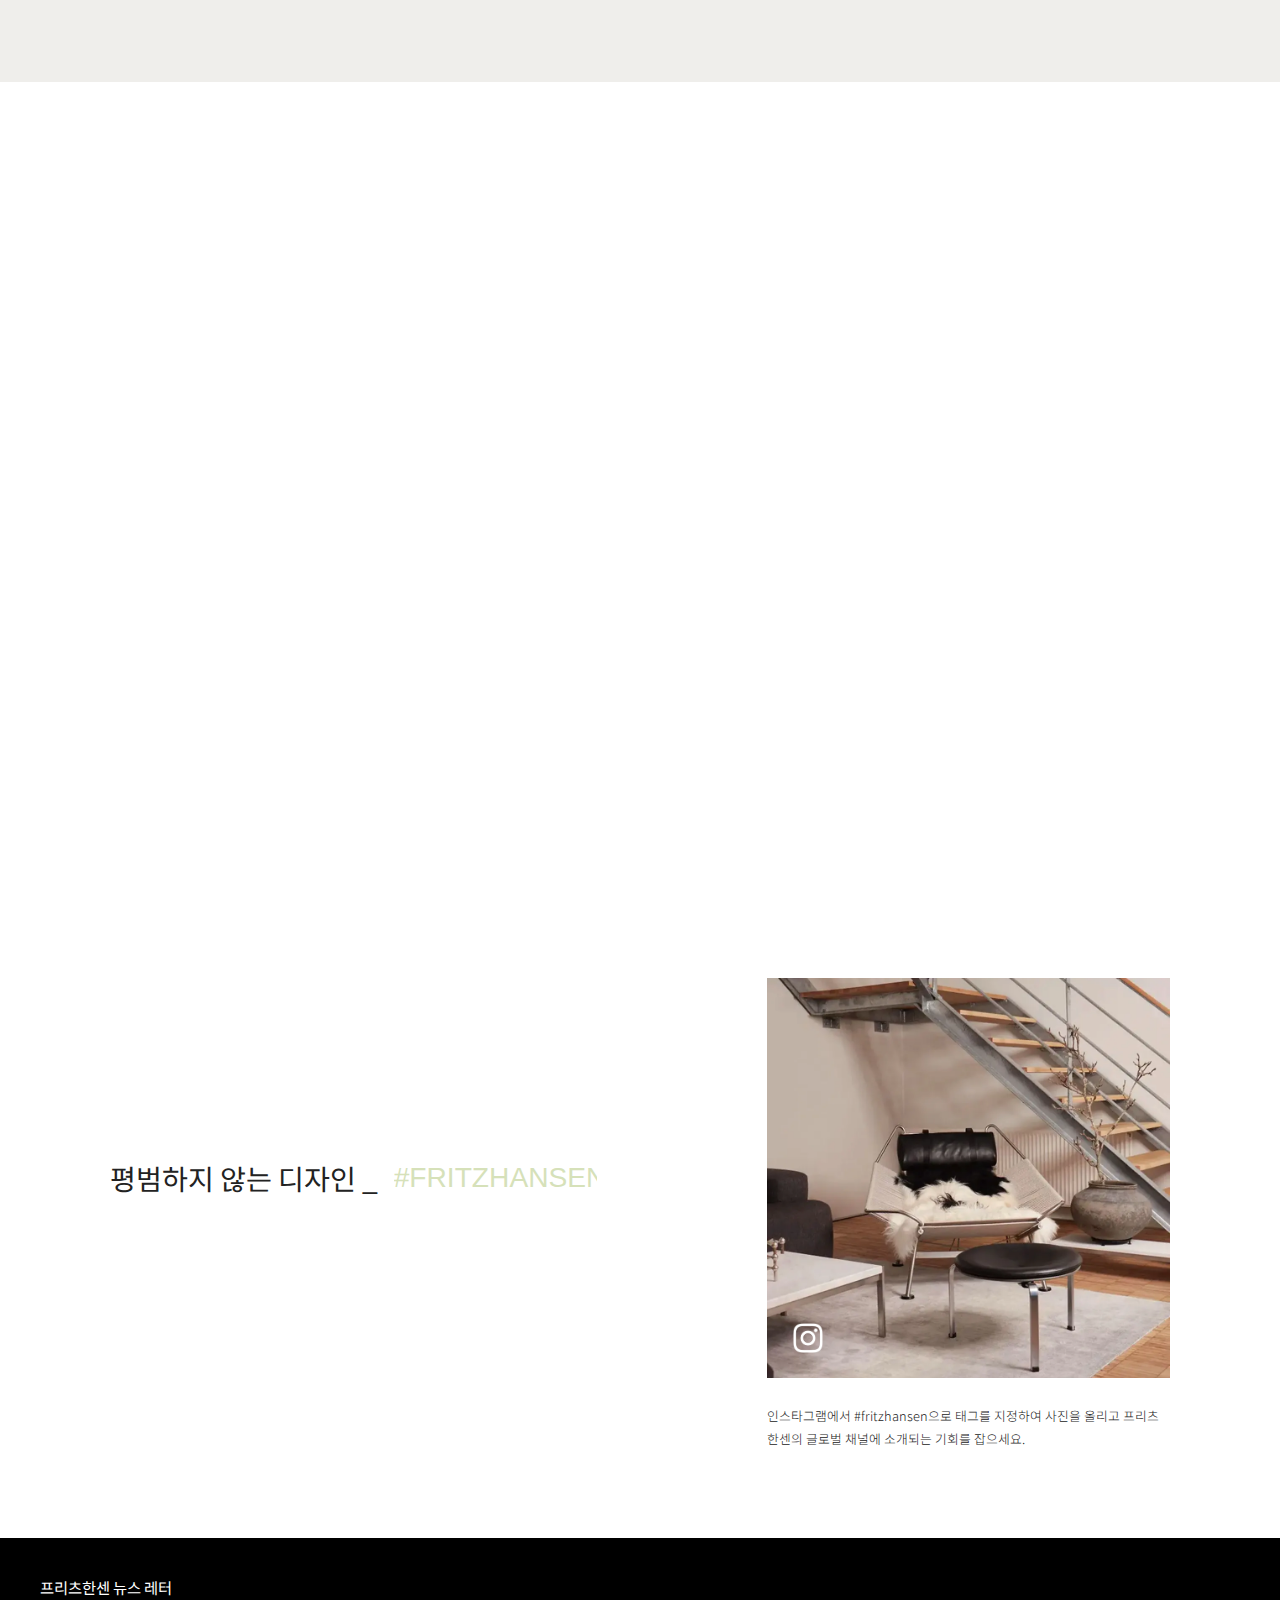
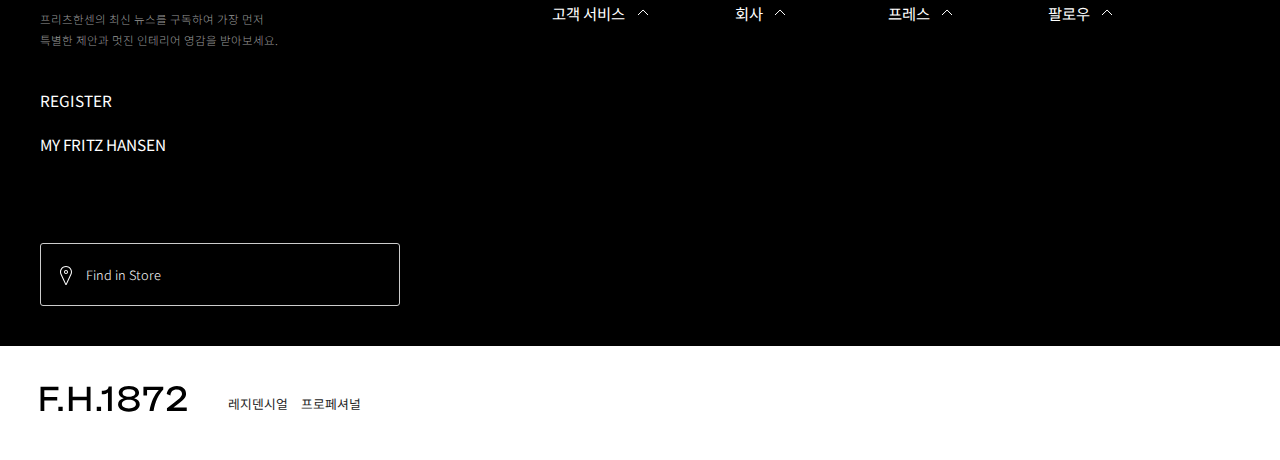
<file: about.html>
<!DOCTYPE html>
<html lang="en">
<head>
    <meta charset="UTF-8">
    <meta http-equiv="X-UA-Compatible" content="IE=edge">
    <meta name="viewport" content="width=device-width, initial-scale=1.0">
    <meta name="description" content="프리츠한센은 전 세계적으로 유명한 클래식 & 컨템포러리 가구, 조명, 소품과 함께 시간을 초월하는 컬렉션을 선보이는 독보적인 인터내셔널 디자인 브랜드입니다.">
    <meta http-equiv="Cache-Control" content="no-cache">
    <title>Fritz Hansen</title>
    <link rel="stylesheet" href="./asset/css/style.css">
</head>
<body>
    <header>
        <div class="inner">
            <div class="header_area">
                <h1 class="logo_area">
                    <span class="blind">프리츠 한센 로고</span>
                    <a href="https://yhearth.github.io/fritzhansen-project/" class="logoAni_wrap" onclick="">
                        <span class="logo_fritz logo">
                            <svg viewBox="0 0 471 120">
                                <path d="M470.61 100.584v16.198h-89.937v-12.341l65.287-84.846h-63.745V3.397h86.852v12.342l-65.287 84.845zM367.556 19.596h-42.422v97.186h-17.741V19.596h-41.798V3.397h101.961zm-137.134 97.186h17.74V3.397h-17.74zm-70.658-62.014c15.272 0 23.139-5.863 23.139-17.895 0-12.187-7.867-18.05-23.139-18.05h-37.796v35.945zm43.039 62.014h-18.82l-3.703-25.299c-2.159-14.963-8.33-22.059-22.214-22.059h-36.098v47.358h-17.741V3.397h56.616c26.224 0 40.571 12.187 40.571 32.088 0 14.5-7.867 23.603-19.591 27.305 8.793 3.547 14.038 10.798 16.198 24.066zM17.68 19.441v32.395h60.164v15.426H17.68v49.52H-.06V3.397h83.612v16.044z"></path>
                            </svg>
                        </span>
                        <span class="logo_dot logo">
                            <svg viewBox="0 0 21 120">
                                <path d="m0 96.33h20.17v20.17h-20.17z"></path>
                            </svg>
                        </span>
                        <span class="logo_hansen logo">
                            <svg viewBox="0 0 723 120">
                                <path d="M723 3.397v113.385h-27.92l-56.62-96.878h-1.08l.31 96.878h-17.28V3.397h27.93l56.61 96.879h1.08l-.31-96.879zm-129.15 97.649v15.736h-84.23V3.397h83.61v15.736h-65.87v31.778h60.16v15.118h-60.16v35.017zM381.236 85.469l17.739-6.633c3.085 14.656 12.495 25.917 36.716 25.917 21.129 0 30.699-7.712 30.699-17.74 0-31.007-80.837-4.327-80.837-53.074C385.553 13.42 404.992 0 432.452 0 463 0 479.04 16.044 482.59 34.402l-17.74 6.631c-3.09-14.5-11.42-25.607-32.709-25.607-18.973 0-28.538 7.714-28.538 17.74 0 31.008 80.837 4.327 80.837 53.076 0 20.517-19.44 33.937-49.06 33.937-34.553 0-50.597-16.042-54.144-34.71zM356.922 3.397v113.385h-27.923l-56.614-96.878h-1.08l.308 96.878h-17.278V3.397h27.923l56.614 96.879h1.081l-.31-96.879zM196.236 64.178l-17.895-47.206-18.05 47.206zm6.015 15.889h-47.976l-13.885 36.715h-18.048L166.924 3.397h23.448l44.584 113.385h-18.821zm-99.226-76.67v113.385H85.284V66.647H19.413v50.135H1.672V3.397h17.741v46.896h65.871V3.397z"></path>
                            </svg>
                        </span>
                        <span class="logo_dot logo">
                            <svg viewBox="0 0 21 120">
                                <path d="m0 96.33h20.17v20.17h-20.17z"></path>
                            </svg>
                        </span>
                    </a>
                </h1>
                <nav class="gnb_area">
                    <ul class="menu_list">
                        <li class="menu_item product"><a href="https://yhearth.github.io/fritzhansen-project/" class="link_product" onclick=""><span>PRODUCTS</span></a></li>
                        <li class="menu_item living"><a href="https://yhearth.github.io/fritzhansen-project/" class="link_living" onclick=""><span>LIVING</span></a></li>
                        <li class="menu_item designer"><a href="https://yhearth.github.io/fritzhansen-project/" class="link_designer" onclick=""><span>DESIGNERS</span></a></li>
                        <li class="menu_item about"><a href="https://yhearth.github.io/fritzhansen-project/" class="link_about" onclick=""><span>ABOUT F.H</span></a></li>
                    </ul>
                    <div class="menu_list_m">
                        <span></span>
                        <span></span>
                        <span></span>
                    </div>
                    <a href="https://yhearth.github.io/fritzhansen-project/" class="srh_btn">
                        <svg>
                            <path d="M16 18.35L11.21 12.58C12.9 11.3 14 9.28 14 7C14 3.14 10.86 0 7 0C3.14 0 0 3.14 0 7C0 10.86 3.14 14 7 14C8.22 14 9.37 13.68 10.37 13.13L15.23 19L16 18.35ZM1 7C1 3.69 3.69 1 7 1C10.31 1 13 3.69 13 7C13 10.31 10.31 13 7 13C3.69 13 1 10.31 1 7Z"></path>
                        </svg>
                        <span class="blind">검색창 클릭</span>
                    </a>
                </nav>
            </div>
            <div class="menu_area">
                <div class="product_menu">
                    <div class="img_group">
                        <div class="img_wrap">
                            <img src="./asset/img/product_intro.webp" alt="프리츠 한센 의자 카테고리 이미지">
                            <img src="./asset/img/main_cate_lounge.webp" alt="프리츠 한센 라운지 카테고리 이미지">
                            <img src="./asset/img/main_cate_sofas.webp" alt="프리츠 한센 소파 카테고리 이미지">
                            <img src="./asset/img/main_cate_tables.webp" alt="프리츠 한센 테이블 카테고리 이미지">
                            <img src="./asset/img/main_cate_lighting.webp" alt="프리츠 한센 조명 카테고리 이미지">
                            <img src="./asset/img/main_cate_accessorise.webp" alt="프리츠 한센 엑세서리 카테고리 이미지">
                        </div>
                        <div class="img_wrap">
                            <img src="./asset/img/header_pd_r_chair.webp" alt="프리츠 한센 의자 카테고리 이미지">
                            <img src="./asset/img/header_pd_r_lounge.webp" alt="프리츠 한센 라운지 카테고리 이미지">
                            <img src="./asset/img/header_pd_r_sofa.webp" alt="프리츠 한센 소파 카테고리 이미지">
                            <img src="./asset/img/header_pd_r_table.webp" alt="프리츠 한센 테이블 카테고리 이미지">
                            <img src="./asset/img/header_pd_r_light.webp" alt="프리츠 한센 조명 카테고리 이미지">
                            <img src="./asset/img/header_pd_r_acc.webp" alt="프리츠 한센 악세서리 카테고리 이미지">
                        </div>
                    </div>
                    <nav class="nav_group">
                        <ul class="nav_list">
                            <li class="nav_tit">Seating</li>
                            <li class = "item">CHAIRS</li>
                            <li class = "item">LOUNGE</li>
                            <li class = "item">SOFAS</li>
                        </ul>
                        <ul class="nav_list">
                            <li class="nav_tit">Tables</li>
                            <li class = "item">TABLES</li>
                            <li class="nav_tit">Light</li>
                            <li class = "item">LIGHTING</li>
                        </ul>
                        <ul class="nav_list">
                            <li class="nav_tit">Accessorise</li>
                            <li class ="item">ACCESSORISE</li>
                        </ul>
                    </nav>
                </div>
                <div class="living_menu">
                    <div class="img_group">
                        <div class="img_wrap">
                            <img src="./asset/img/header_lv_living.webp" alt="프리츠 한센 인테리어 카테고리 이미지">
                            <img src="./asset/img/main_visual_02.webp" alt="프리츠 한센 주방 인테리어 카테고리 이미지">
                            <img src="./asset/img/header_lv_dress.webp" alt="프리츠 한센 드레스룸 인테리어 이미지">
                            <img src="./asset/img/header_lv_office.webp" alt="프리츠 한센 사무실 인테리어 이미지">
                        </div>
                    </div>
                    <nav class="nav_group">
                        <ul class="nav_list">
                            <li>LIVING ROOM</li>
                            <li>DINING ROOM</li>
                            <li>DRESSROOM</li>
                            <li>HOME OFFICE</li>
                        </ul>
                    </nav>
                </div>
            </div>
        </div>
    </header>
    <main>
        <!--회사소개 영역-->
        <div class="about_area">
            <section class="sc_intro">
                <div class="intro_group">
                    <div class="img_wrap"><img src="./asset/img/about_history.webp" alt="회사 소개 이미지"></div>
                    <div class="txt_wrap">
                        <h2 class="title">
                            <span>FRITZ HANSEN</span>
                            <span> 1872</span>
                        </h2>
                        <span class="mid_tit">시대를 선도하는 디자인</span>
                        <p class="sub">지난 150년 동안 프리츠한센은 세계에서 가장 선구적인 아티스트들과 함께 혁신적인 디자인 아이디어를 실제의 작품으로 재현해왔습니다.  또한, 프리츠한센은 평준화된 미학을 넘어 시간과 트렌드를 초월하는 새로운 디자인 언어를 정의하고 시대를 초월하는 동시에 현대적인 가구는 세심한 디테일로 아름다움과 실용성을 고루 갖추고 있습니다 .프리츠한센의 독특한 디자인, 놀라운 장인정신, 프리미엄 퀄리티의 작품들을 만나보세요</p>
                    </div>
                </div>
            </section>
            <section class="sc_history">
                <div class="history_group">
                    <div class="txt_wrap">
                        <h3 class="tit">HISTORY</h3>
                        <span class="date">F.H from 1872 to Today</span>
                    </div>
                    <div class="img_wrap zoomAni"><img src="./asset/img/about_intro.webp" alt="프리츠 한센 역사 소개 이미지"></div>
                    <p class="sub">1872년 코펜하겐에서 설립된 프리츠한센은 세계적으로 유명한 인테리어 디자인 브랜드입니다.아르네 야콥센, 폴 케홀름, 한스 J 웨그너와 같은 선구적인 디자이너와 세실리에 만즈, 하이메 아욘과 같은 현대적 디자이너가 협력하여 만든 프리츠한센의 특별한 디자인은 그 존재만으로도 공간을 아름답게 만듭니다.</p>
                </div>
                <div class="vision_group">
                    <h3 class="tit"><span>DESIGN VISIONS</span></h3>
                    <div class="img_wrap zoomAni"><img src="./asset/img/about_history_02.webp" alt="프리츠 한센 역사 소개 이미지"></div>
                    <span class="mid_tit">1872년부터 북유럽 디자인을 정의</span>
                    <p class="sub">아르네 야콥센, 폴 케홀름, 한스 웨그너와 같은 전도유망한 디자이너들과의 협업을 통해 프리츠 한센은 덴마크 디자인 전통을 견고히 형성했습니다. </p>
                </div>
                <div class="vision_wrap"><img src="./asset/img/about_history_03.webp" alt="프리츠 한센 역사 소개 이미지"></div>
                <div class="vision_wrap"><img src="./asset/img/about_history_01.webp" alt="프리츠 한센 역사 소개 이미지"></div>
            </section>
            <section class="sc_aboutFH">
                <div class="aboutFH_group">
                    <div class="title_wrap">
                        <h3 class="title">F.H DESIGNERS</h3>
                        <div class="control">
                            <button class="btn_prev">
                                <svg><path d="M20 9.26L10.74 0L10.03 0.71L18.32 9H0V10H18.32L10.02 18.29L10.73 19L20 9.73V9.26Z"></path></svg>
                                <span class="blind">이전 버튼</span>
                            </button>
                            <button  class="btn_next on">
                                <svg><path d="M20 9.26L10.74 0L10.03 0.71L18.32 9H0V10H18.32L10.02 18.29L10.73 19L20 9.73V9.26Z"></path></svg>
                                <span class="blind">다음 버튼</span>
                            </button>
                        </div>
                    </div>
                    <div class="slide_wrap">
                        <ul class="slide_list">
                            <li class="slide_item">
                                <div class="img_wrap zoomAni"><img src="./asset/img/about_designer_01.webp" alt="프리츠 한센 역사 소개 이미지"></div>
                                <span class="tit">프리츠한센</span>
                                <p class="sub">프리츠한센이 설립된 1872년부터 현재까지 프리츠한센 역사의 중요한 순간들을 살펴보세요.</p>
                                <button class="link_more">
                                    <div>
                                     <span>EXPLORE</span>
                                     <svg><path d="M13.68.73l-6.5 6-6.5-6"></path></svg>
                                  </div>
                                 </button>
                            </li>
                            <li class="slide_item">
                                <div class="img_wrap zoomAni"><img src="./asset/img/about_designer_04.webp" alt="프리츠 한센 역사 소개 이미지"></div>
                                <span class="tit">특별한 디자인</span>
                                <p class="sub">전 세계에 덴마크 디자인을 알리는 데 핵심적인 역할을 한 특별한 콜라보레이션과 선구적인 디자인을 확인해 보세요.</p>
                                <button class="link_more">
                                    <div>
                                     <span>EXPLORE</span>
                                     <svg><path d="M13.68.73l-6.5 6-6.5-6"></path></svg>
                                  </div>
                                 </button>
                            </li>
                            <li class="slide_item">
                                <div class="img_wrap zoomAni"><img src="./asset/img/about_designer_02.webp" alt="프리츠 한센 역사 소개 이미지"></div>
                                <span class="tit">아르네 야콥센</span>
                                <p class="sub">오늘날의 상징적인 덴마크 디자인을 완성하고 전세계 건축가와 디자이너들에게 지대한 영향을 미친 아르네 야콥센의 삶과 비전을 자세히 살펴보세요..</p>
                                <button class="link_more">
                                    <div>
                                     <span>EXPLORE</span>
                                     <svg><path d="M13.68.73l-6.5 6-6.5-6"></path></svg>
                                  </div>
                                 </button>
                            </li>
                            <li class="slide_item">
                                <div class="img_wrap zoomAni"><img src="./asset/img/about_designer_03.webp" alt="프리츠 한센 역사 소개 이미지"></div>
                                <span class="tit">폴 케홀롬</span>
                                <p class="sub">자신의 작품에 천재적인 발상과 인생 그리고 작업 과정을 고스란히 담아낸 덴마크 출신 디자이너 폴 케홀름의 특별한 예술 세계를 만나보세요.</p>
                                <button class="link_more">
                                    <div>
                                     <span>EXPLORE</span>
                                     <svg><path d="M13.68.73l-6.5 6-6.5-6"></path></svg>
                                  </div>
                                 </button>
                            </li>
                            <li class="slide_item">
                                <div class="img_wrap zoomAni"><img src="./asset/img/about_designer_05.webp" alt="프리츠 한센 역사 소개 이미지"></div>
                                <span class="tit">탁월한 품질과 장인 정신</span>
                                <p class="sub">탁월한 품질을 유지하며 장인 정신과 제작 방식의 한계를 뛰어넘은 프리츠한센의 놀라운 활약을 확인해 보세요.</p>
                                <button class="link_more">
                                    <div>
                                     <span>EXPLORE</span>
                                     <svg><path d="M13.68.73l-6.5 6-6.5-6"></path></svg>
                                  </div>
                                 </button>
                            </li>
                            <li class="slide_item">
                                <div class="img_wrap zoomAni"><img src="./asset/img/about_intro.webp" alt="프리츠 한센 역사 소개 이미지"></div>
                                <span class="tit">프리츠한센과 친환경 철학</span>
                                <p class="sub">자연에서 공급된 최고급 소재를 사용하여 지구를 생각하는 친환경 방식으로 제작한 프리츠한센 디자인 제품의 제작 과정을 살펴보세요.</p>
                                <button class="link_more">
                                    <div>
                                     <span>EXPLORE</span>
                                     <svg><path d="M13.68.73l-6.5 6-6.5-6"></path></svg>
                                  </div>
                                 </button>
                            </li>
                            <li class="slide_item">
                                <div class="img_wrap zoomAni"><img src="./asset/img/about_designer_07.webp" alt="프리츠 한센 역사 소개 이미지"></div>
                                <span class="tit">함께하는 세상</span>
                                <p class="sub">프리츠한센은 환경에 부정적인 영향을 미치지 않는 놀라운 디자인을 선보입니다.인류와 환경을 존중하는 운영 및 제작 원칙을 충실히 실천해나가고 있습니다.</p>
                                <button class="link_more">
                                    <div>
                                     <span>EXPLORE</span>
                                     <svg><path d="M13.68.73l-6.5 6-6.5-6"></path></svg>
                                  </div>
                                 </button>
                            </li>
                            <li class="slide_item">
                                <div class="img_wrap zoomAni"><img src="./asset/img/about_designer_08.webp" alt="프리츠 한센 역사 소개 이미지"></div>
                                <span class="tit">프리츠 한센 뮤지엄</span>
                                <p class="sub">1872년에 프리츠한센은 오랜 기간 세계적인 유명 디자이너들과 콜라보레이션하여 앞으로 변화시킬 공간에 적용했습니다.우리의 역사적인 아카이브를 확인하세요.</p>
                                <button class="link_more">
                                    <div>
                                     <span>EXPLORE</span>
                                     <svg><path d="M13.68.73l-6.5 6-6.5-6"></path></svg>
                                  </div>
                                 </button>
                            </li>

                        </ul>
                    </div>

                </div>

            </section>
            <section class="sc_mv">
                <h3 class="blind">프리츠 한센 영상</h3>
                <div class="img_wrap">
                    <video class="mv" loop autoplay = 'autoplay' muted='muted' preload="auto">
                        <source src="https://cloudinary.fritzhansen.com/-/media/Images/Videos-and-GIFs/Company/Craftmanship/Top-banner-video.mp4" type="video/mp4">
                    </video>
                    <div class="state_btn">
                        <button class="stop">
                            <svg><path d="M14,4h4v16h-4V4z M6,20h4V4H6V20z"></path></svg>
                            <span class="blind">일시정지</span>
                        </button>
                        <button class="play">
                            <svg><path d="M7,4L1,0v8L7,4z"></path ></svg>
                            <span class="blind">컨텐츠 재생</span>
                        </button>
                    </div> 
                </div>
            </section>
            <article class="sc_slogan">
                <h3 class="slogan_title">
                    <strong class="tit">평범하지 않는 디자인 _</strong>
                    <input type="search" placeholder="#FRITZHANSEN"><!--검색-->
                </h3>
                <div class="slogan_inspiration">
                    <div class="img_group">
                        <div class="img_wrap sloganImg">
                            <img src="./asset/img/slogan_01.webp" alt="프리츠 한센 sns 이미지">
                            <img src="./asset/img/slogan_02.webp" alt="프리츠 한센 sns 이미지">
                            <img src="./asset/img/slogan_03.webp" alt="프리츠 한센 sns 이미지">
                            <img src="./asset/img/slogan_04.webp" alt="프리츠 한센 sns 이미지">
                            <img src="./asset/img/slogan_05.webp" alt="프리츠 한센 sns 이미지">
                            <img src="./asset/img/slogan_06.webp" alt="프리츠 한센 sns 이미지">
                        </div>
                        <a href="https://yhearth.github.io/fritzhansen-project/" class="insta">
                            <img src="./asset/img/icon_insta.png" alt="">
                        </a>
                    </div>
                    <div class="txt_wrap">
                        <p class="sub">인스타그램에서 #fritzhansen으로 태그를 지정하여 사진을 올리고 프리츠 한센의 글로벌 채널에 소개되는 기회를 잡으세요.</p>
                    </div>
                </div>

            </article>     
        </div>
    </main>
    <footer>
        <div class="footer_area">
            <div class="footer_top">
                <div class="ft_left">
                    <div class="news_letter">
                        <div class="tit">프리츠한센 뉴스 레터</div>
                        <p class="sub">프리츠한센의 최신 뉴스를 구독하여 가장 먼저 <br> 특별한 제안과 멋진 인테리어 영감을 받아보세요.</p>
                        <a href="https://yhearth.github.io/fritzhansen-project/" class="register">
                            <span class ='tit'>REGISTER</span>
                            <svg><path d="M13 6.16L6.84 0L6.14 0.71L11.43 6H0V7H11.43L6.14 12.29L6.85 13L13 6.85V6.16Z"></path></svg> 
                        </a>
                        <a href="https://yhearth.github.io/fritzhansen-project/" class="myFH">
                            <span class ='tit'>MY FRITZ HANSEN</span>
                            <svg><path d="M13 6.16L6.84 0L6.14 0.71L11.43 6H0V7H11.43L6.14 12.29L6.85 13L13 6.85V6.16Z"></path></svg> 
                        </a>
                    </div>
                    <div class="find_store">
                        <a href="https://yhearth.github.io/fritzhansen-project/">
                            <svg>
                                <path d="M6 5C6.55 5 7 5.45 7 6C7 6.55 6.55 7 6 7C5.45 7 5 6.55 5 6C5 5.45 5.45 5 6 5ZM6 4C4.9 4 4 4.9 4 6C4 7.1 4.9 8 6 8C7.1 8 8 7.1 8 6C8 4.9 7.1 4 6 4Z"></path>
                                <path d="M6.00004 0C1.62004 0 -1.27996 4.53 0.570044 8.49L5.50004 19H6.50004L11.43 8.49C13.28 4.53 10.38 0 6.00004 0ZM10.49 8.08L6.00004 17.64L1.51004 8.08C0.770044 6.48 0.910044 4.66 1.88004 3.2C2.82004 1.8 4.32004 1 6.00004 1C7.68004 1 9.18004 1.8 10.12 3.2C11.09 4.66 11.23 6.48 10.49 8.08Z"></path>
                            </svg> 
                            <span class ='tit'>Find in Store</span>
                        </a>                        
                    </div>
                </div>
                <div class="ft_right">
                    <div class="nav_group">
                        <div class="nav_wrap">
                            <button class="tit">
                                <span>고객 서비스</span>
                                <div><svg><path d="M8 12L3 6.93671L8 2"></path></svg></div>  
                            </button>
                            <ul>
                                <li>연락처</li>
                                <li>품질 보증</li>
                                <li>제품 관리법</li>
                                <li>개인정보 보호 정책</li>
                                <li>DATA ETHICS POLICY</li>
                                <li>약관</li>
                            </ul>
                        </div>
                        <div class="nav_wrap">
                            <button class="tit">
                                <span>회사</span>
                                <div><svg><path d="M8 12L3 6.93671L8 2"></path></svg></div>  
                            </button>
                            <ul>
                                <li>회사 프로파일</li>
                                <li>FIGHTING COPIES</li>
                                <li>채용정보</li>
                            </ul>
                        </div>
                        <div class="nav_wrap">
                            <button class="tit">
                                <span>프레스</span>
                                <div><svg><path d="M8 12L3 6.93671L8 2"></path></svg></div>  
                            </button>
                            <ul>
                             <li>프레스</li>
                            </ul>
                        </div>
                        <div class="nav_wrap">
                            <button class="tit">
                                <span>팔로우</span>
                                <div><svg><path d="M8 12L3 6.93671L8 2"></path></svg></div>  
                            </button>
                            <ul>
                            <li>PINTEREST</li>
                            <li>INSTAGRAM</li>
                            <li>FACEBOOK</li>
                            <li>LINKEDIN</li>
                            <li>TOUTUBE</li>
                            </ul>
                        </div>

                    </div>
                </div>
            </div>
            <div class="footer_bottom">
                <h2 class="ft_logo">
                    <a href="https://yhearth.github.io/fritzhansen-project/">
                        <svg><path d="M18.45 4.177V.745H.531V25h3.795V14.407h12.903v-3.3H4.326v-6.93H18.45zM18.364 25h4.323v-4.323h-4.323V25zM46.744.745v10.032h-14.09V.745h-3.796V25h3.795V14.275h14.091V25h3.795V.745h-3.795zM56.746 25h4.322v-4.323h-4.322V25zM68.632.415c-.363 3.036-2.475 4.323-6.831 4.323v3.564c3.168-.033 4.983-.561 6.17-1.848V25h3.796V.415h-3.135zm25.513 11.781c3.234-.99 4.917-2.904 4.917-5.412 0-3.564-3.267-6.699-10.131-6.699-6.732 0-10.197 3.201-10.197 6.765 0 2.541 1.683 4.455 4.917 5.379-3.597 1.023-5.577 3.201-5.577 6.039 0 3.927 3.333 7.392 10.791 7.392 7.392 0 10.857-3.531 10.857-7.458 0-2.871-1.947-5.016-5.577-6.006zM82.529 7.048c0-2.211 2.277-3.696 6.336-3.696 4.092 0 6.402 1.485 6.402 3.696 0 2.178-2.277 3.696-6.369 3.696-4.059 0-6.369-1.518-6.369-3.696zm6.402 15.345c-4.752 0-7.062-1.848-7.062-4.29s2.277-4.323 7.029-4.323c4.719 0 7.029 1.881 7.029 4.323s-2.277 4.29-6.996 4.29zM123.265.745h-19.833v8.712h3.63V4.111h11.715c-4.521 5.016-7.623 11.649-9.306 20.889h4.059c1.749-9.702 4.851-16.5 9.735-21.615V.745zm10.192 20.79l6.204-4.785c5.412-4.125 6.369-6.303 6.369-9.042 0-4.455-3.333-7.623-9.174-7.623-6.204 0-9.537 3.663-10.131 7.953l3.696 1.386c.363-3.465 2.178-5.841 6.369-5.841 3.3 0 5.214 1.782 5.214 4.29 0 1.815-.825 3.399-5.412 6.996l-9.636 7.425V25h19.8v-3.465h-13.299z"></path></svg>
                    </a>
                    <span class="blind">프리츠한센 1872</span>
                </h2>
                <a href="https://yhearth.github.io/fritzhansen-project/"><span>레지덴시얼</span></a>
                <a href="https://yhearth.github.io/fritzhansen-project/"><span>프로페셔널</span></a>                  
            </div>
        </div>

    </footer>
    <script src="./asset/js//common.js"></script>
    <script src="./asset/js/about.js"></script>
</body>
</html>
</file>
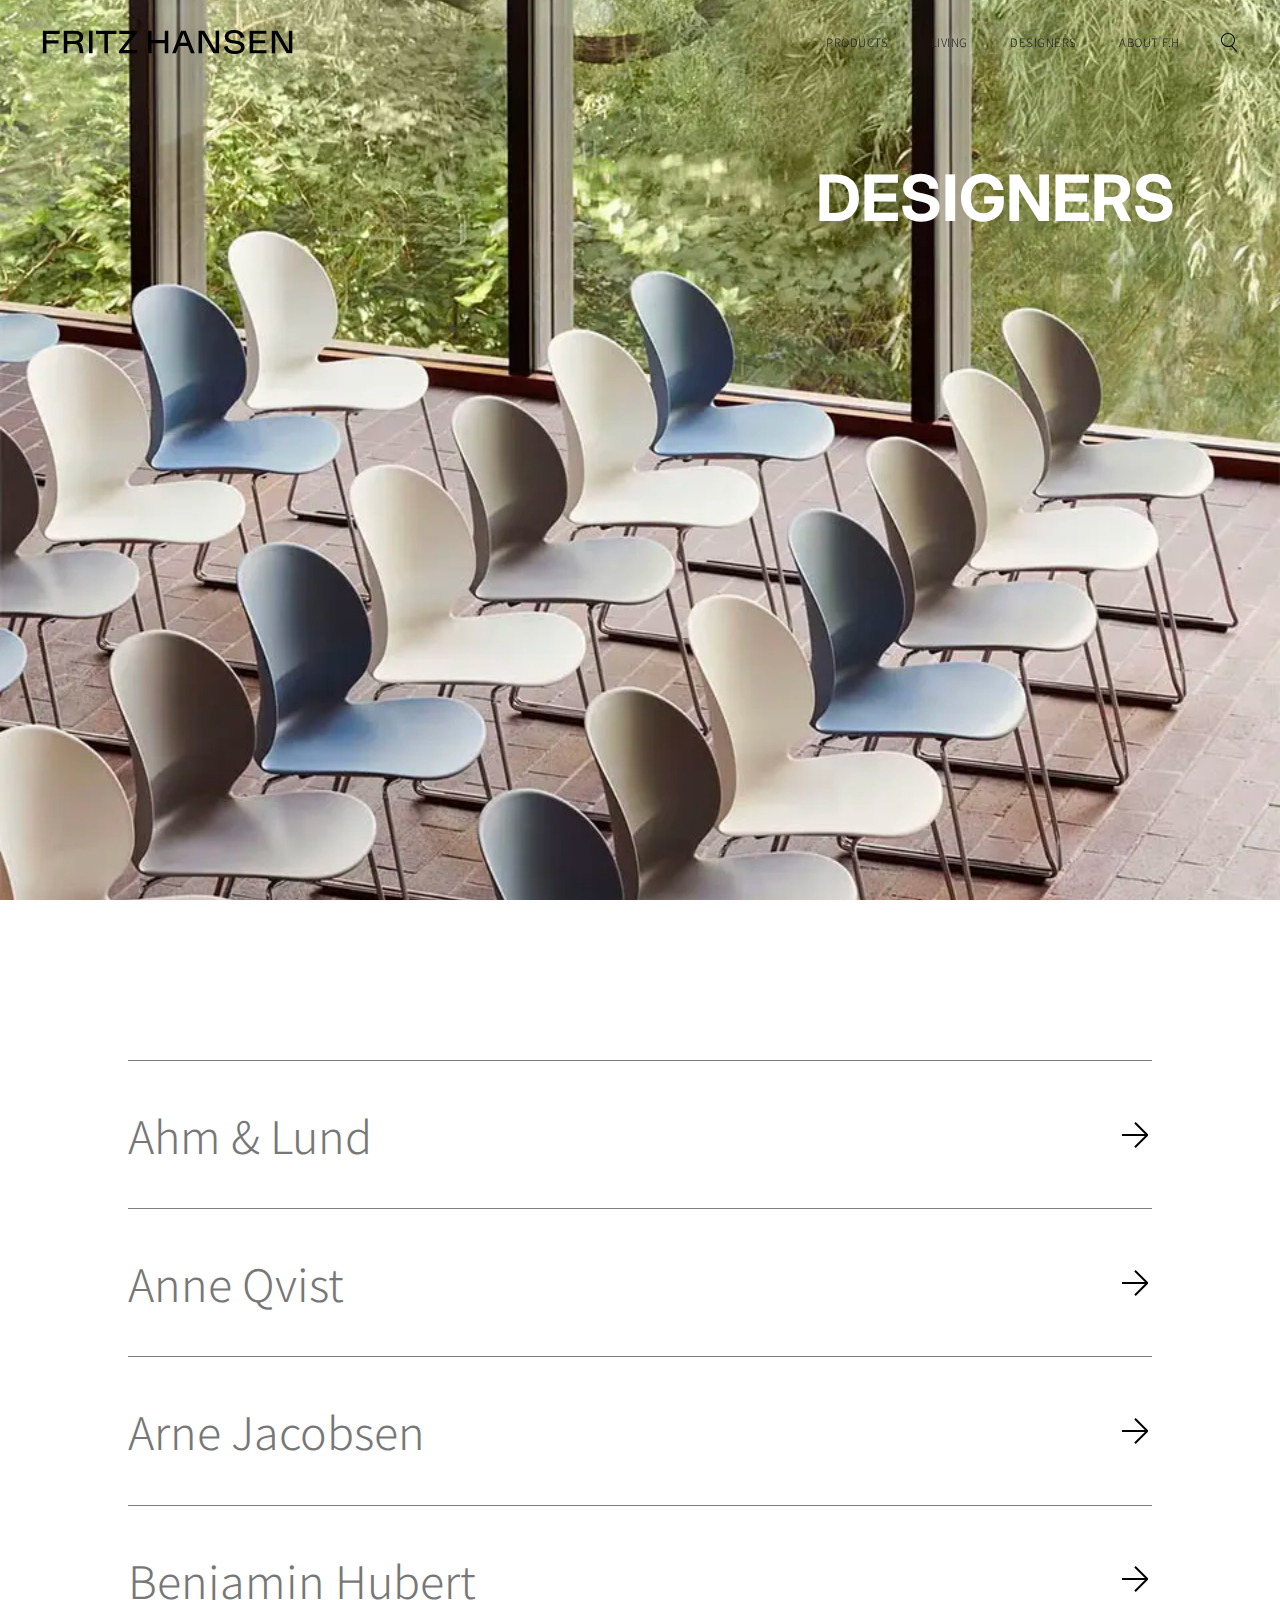
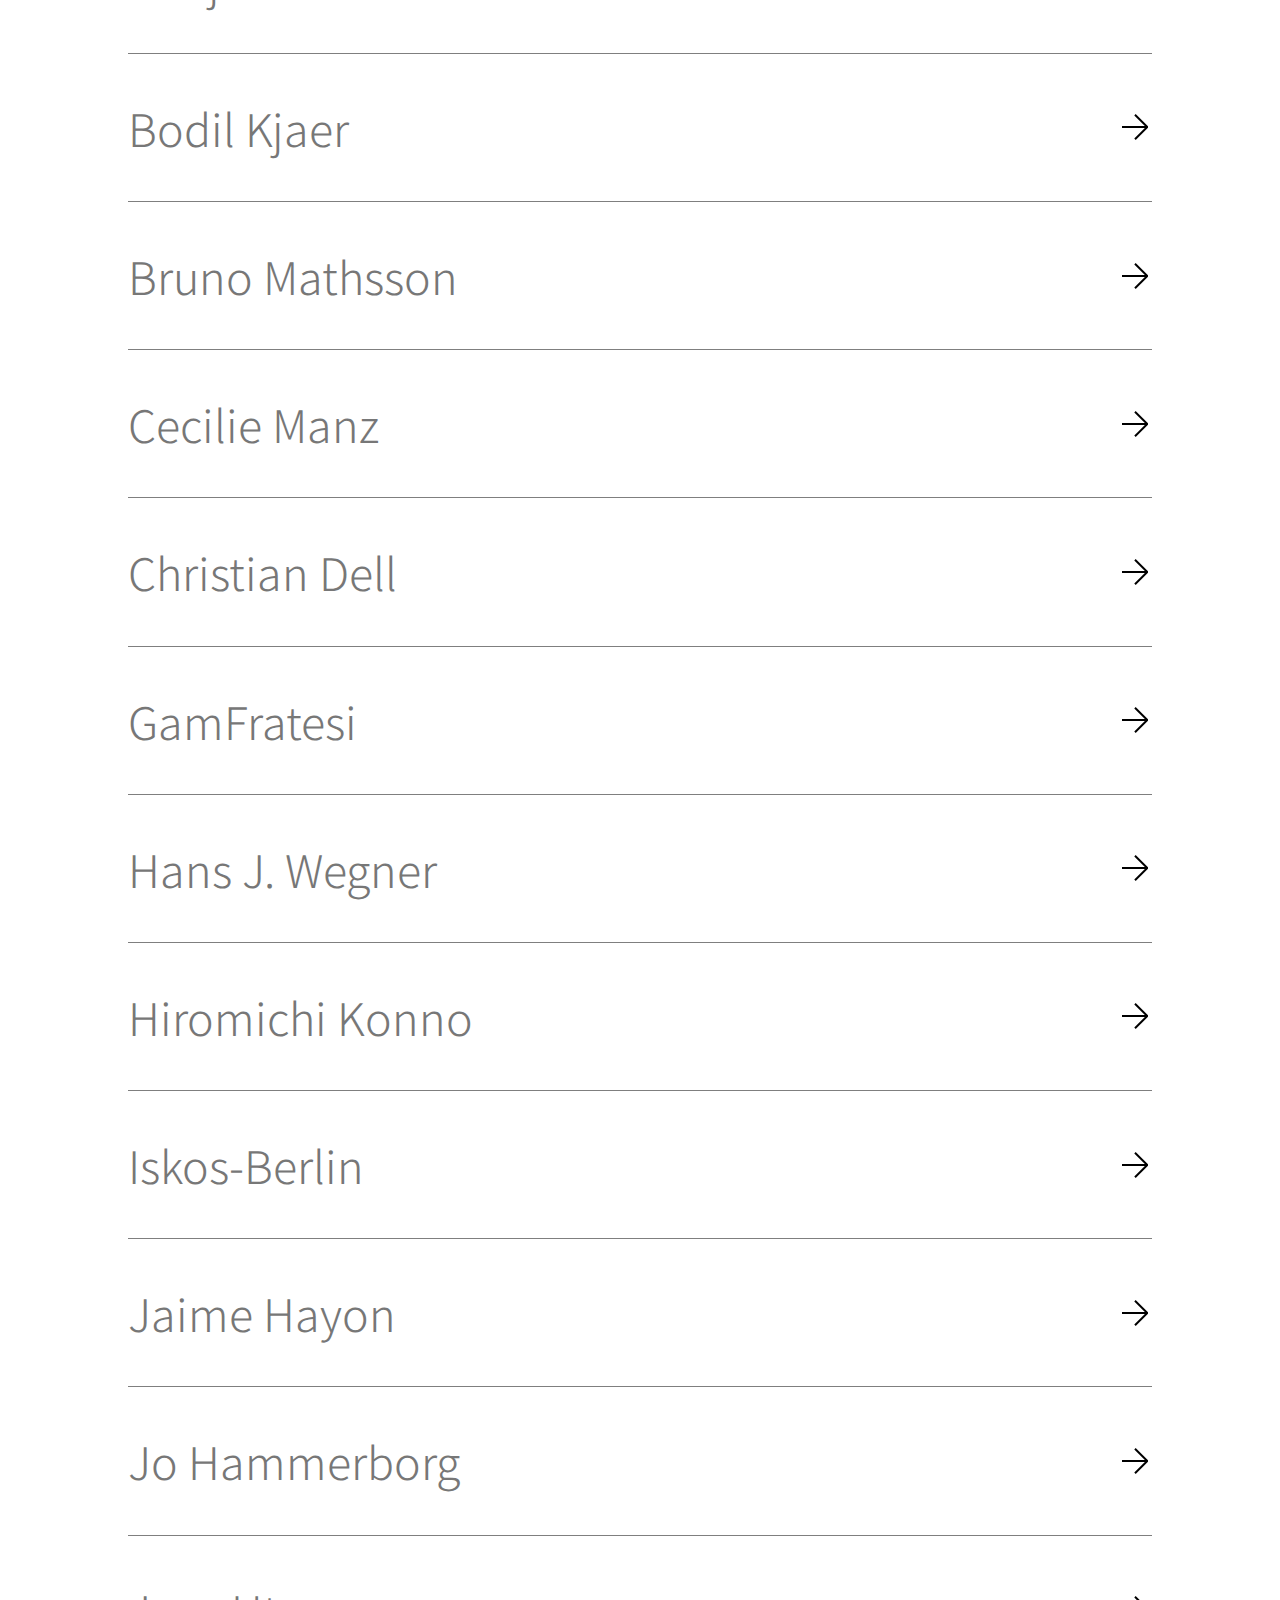
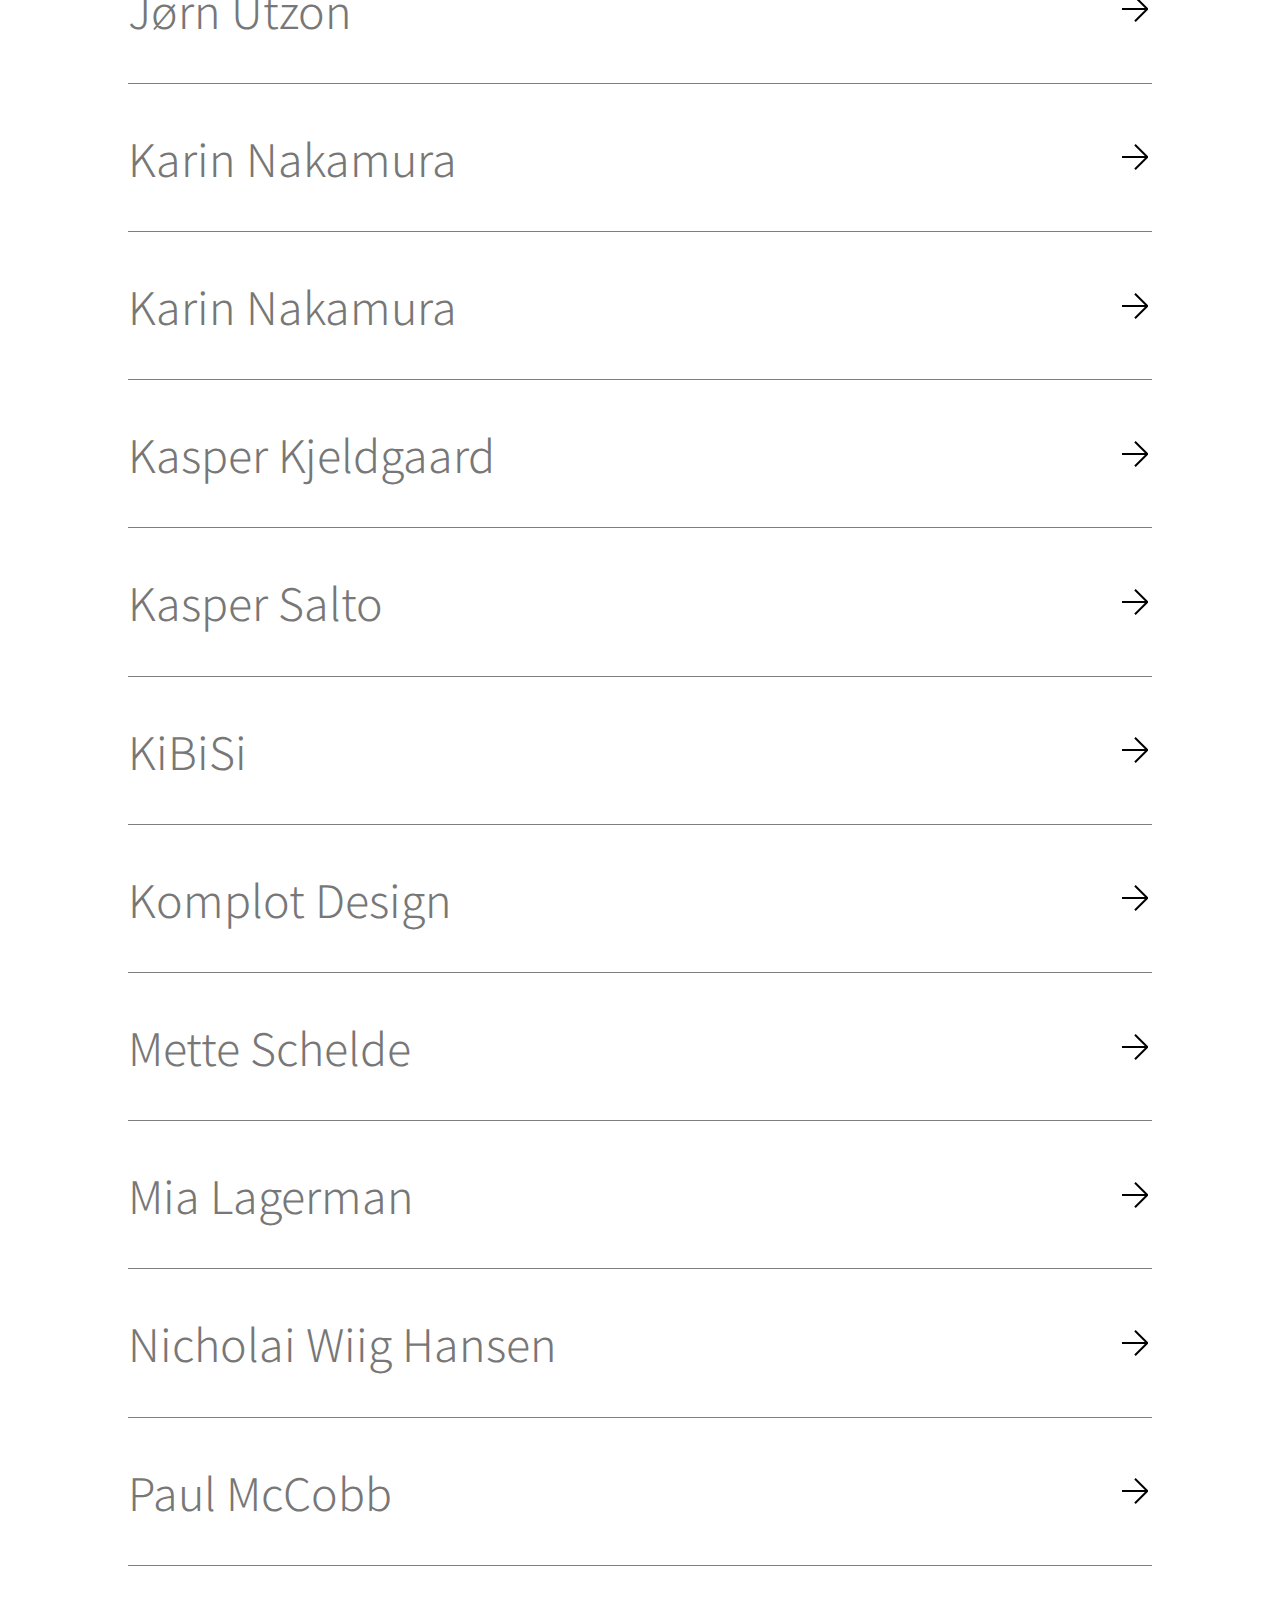
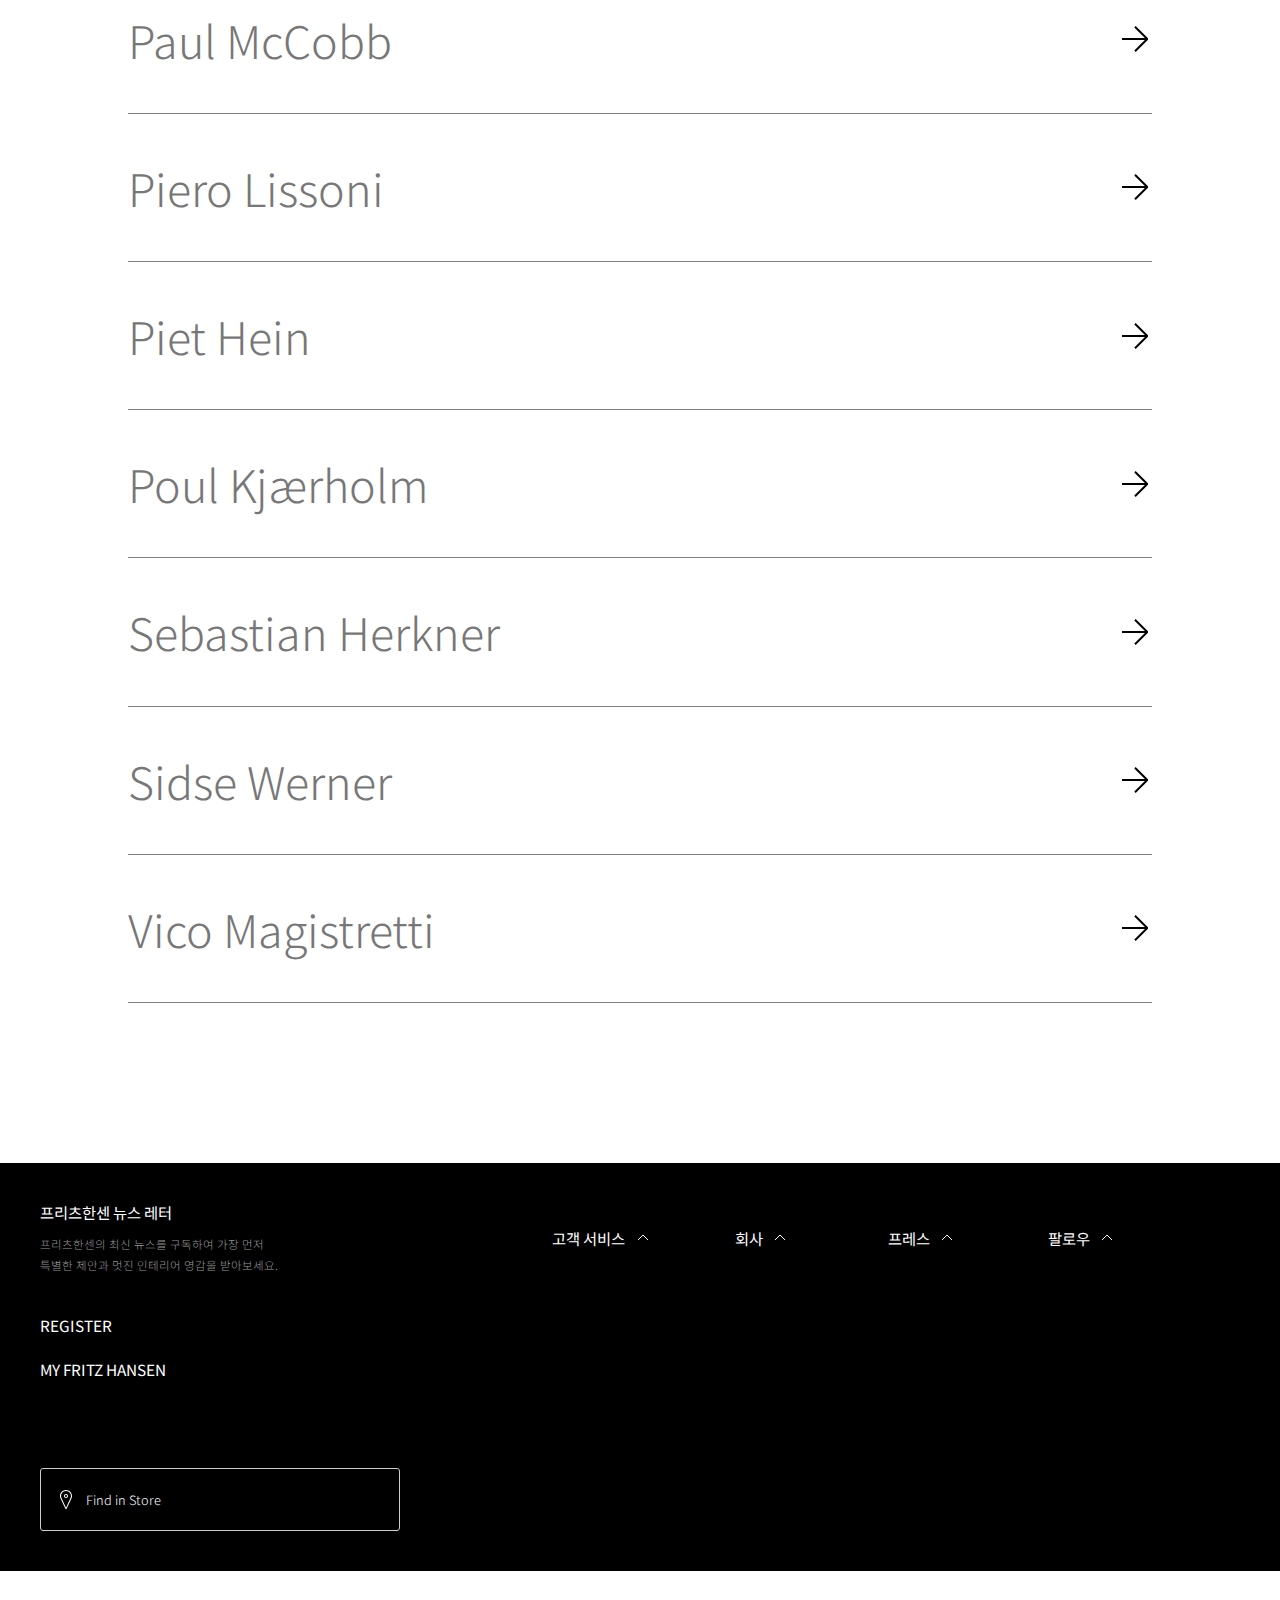
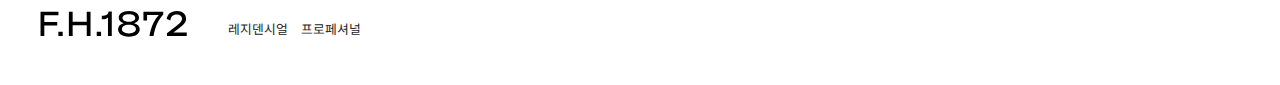
<file: designer.html>
<!DOCTYPE html>
<html lang="en">
<head>
    <meta charset="UTF-8">
    <meta http-equiv="X-UA-Compatible" content="IE=edge">
    <meta name="viewport" content="width=device-width, initial-scale=1.0">
    <meta name="description" content="프리츠한센은 전 세계적으로 유명한 클래식 & 컨템포러리 가구, 조명, 소품과 함께 시간을 초월하는 컬렉션을 선보이는 독보적인 인터내셔널 디자인 브랜드입니다.">
    <meta http-equiv="Cache-Control" content="no-cache">
    <title>Fritz Hansen</title>
    <link rel="stylesheet" href="./asset/css/style.css">
</head>
<body>
    <header>
        <div class="inner">
            <div class="header_area">
                <h1 class="logo_area">
                    <span class="blind">프리츠 한센 로고</span>
                    <a href="https://yhearth.github.io/fritzhansen-project/" class="logoAni_wrap" onclick="">
                        <span class="logo_fritz logo">
                            <svg viewBox="0 0 471 120">
                                <path d="M470.61 100.584v16.198h-89.937v-12.341l65.287-84.846h-63.745V3.397h86.852v12.342l-65.287 84.845zM367.556 19.596h-42.422v97.186h-17.741V19.596h-41.798V3.397h101.961zm-137.134 97.186h17.74V3.397h-17.74zm-70.658-62.014c15.272 0 23.139-5.863 23.139-17.895 0-12.187-7.867-18.05-23.139-18.05h-37.796v35.945zm43.039 62.014h-18.82l-3.703-25.299c-2.159-14.963-8.33-22.059-22.214-22.059h-36.098v47.358h-17.741V3.397h56.616c26.224 0 40.571 12.187 40.571 32.088 0 14.5-7.867 23.603-19.591 27.305 8.793 3.547 14.038 10.798 16.198 24.066zM17.68 19.441v32.395h60.164v15.426H17.68v49.52H-.06V3.397h83.612v16.044z"></path>
                            </svg>
                        </span>
                        <span class="logo_dot logo">
                            <svg viewBox="0 0 21 120">
                                <path d="m0 96.33h20.17v20.17h-20.17z"></path>
                            </svg>
                        </span>
                        <span class="logo_hansen logo">
                            <svg viewBox="0 0 723 120">
                                <path d="M723 3.397v113.385h-27.92l-56.62-96.878h-1.08l.31 96.878h-17.28V3.397h27.93l56.61 96.879h1.08l-.31-96.879zm-129.15 97.649v15.736h-84.23V3.397h83.61v15.736h-65.87v31.778h60.16v15.118h-60.16v35.017zM381.236 85.469l17.739-6.633c3.085 14.656 12.495 25.917 36.716 25.917 21.129 0 30.699-7.712 30.699-17.74 0-31.007-80.837-4.327-80.837-53.074C385.553 13.42 404.992 0 432.452 0 463 0 479.04 16.044 482.59 34.402l-17.74 6.631c-3.09-14.5-11.42-25.607-32.709-25.607-18.973 0-28.538 7.714-28.538 17.74 0 31.008 80.837 4.327 80.837 53.076 0 20.517-19.44 33.937-49.06 33.937-34.553 0-50.597-16.042-54.144-34.71zM356.922 3.397v113.385h-27.923l-56.614-96.878h-1.08l.308 96.878h-17.278V3.397h27.923l56.614 96.879h1.081l-.31-96.879zM196.236 64.178l-17.895-47.206-18.05 47.206zm6.015 15.889h-47.976l-13.885 36.715h-18.048L166.924 3.397h23.448l44.584 113.385h-18.821zm-99.226-76.67v113.385H85.284V66.647H19.413v50.135H1.672V3.397h17.741v46.896h65.871V3.397z"></path>
                            </svg>
                        </span>
                        <span class="logo_dot logo">
                            <svg viewBox="0 0 21 120">
                                <path d="m0 96.33h20.17v20.17h-20.17z"></path>
                            </svg>
                        </span>
                    </a>
                </h1>
                <nav class="gnb_area">
                    <ul class="menu_list">
                        <li class="menu_item product"><a href="https://yhearth.github.io/fritzhansen-project/" class="link_product" onclick=""><span>PRODUCTS</span></a></li>
                        <li class="menu_item living"><a href="https://yhearth.github.io/fritzhansen-project/" class="link_living" onclick=""><span>LIVING</span></a></li>
                        <li class="menu_item designer"><a href="https://yhearth.github.io/fritzhansen-project/" class="link_designer" onclick=""><span>DESIGNERS</span></a></li>
                        <li class="menu_item about"><a href="https://yhearth.github.io/fritzhansen-project/" class="link_about" onclick=""><span>ABOUT F.H</span></a></li>
                    </ul>
                    <div class="menu_list_m">
                        <span></span>
                        <span></span>
                        <span></span>
                    </div>
                    <a href="https://yhearth.github.io/fritzhansen-project/" class="srh_btn">
                        <svg>
                            <path d="M16 18.35L11.21 12.58C12.9 11.3 14 9.28 14 7C14 3.14 10.86 0 7 0C3.14 0 0 3.14 0 7C0 10.86 3.14 14 7 14C8.22 14 9.37 13.68 10.37 13.13L15.23 19L16 18.35ZM1 7C1 3.69 3.69 1 7 1C10.31 1 13 3.69 13 7C13 10.31 10.31 13 7 13C3.69 13 1 10.31 1 7Z"></path>
                        </svg>
                        <span class="blind">검색창 클릭</span>
                    </a>
                </nav>
            </div>
            <div class="menu_area">
                <div class="product_menu">
                    <div class="img_group">
                        <div class="img_wrap">
                            <img src="./asset/img/product_intro.webp" alt="프리츠 한센 의자 카테고리 이미지">
                            <img src="./asset/img/main_cate_lounge.webp" alt="프리츠 한센 라운지 카테고리 이미지">
                            <img src="./asset/img/main_cate_sofas.webp" alt="프리츠 한센 소파 카테고리 이미지">
                            <img src="./asset/img/main_cate_tables.webp" alt="프리츠 한센 테이블 카테고리 이미지">
                            <img src="./asset/img/main_cate_lighting.webp" alt="프리츠 한센 조명 카테고리 이미지">
                            <img src="./asset/img/main_cate_accessorise.webp" alt="프리츠 한센 엑세서리 카테고리 이미지">
                        </div>
                        <div class="img_wrap">
                            <img src="./asset/img/header_pd_r_chair.webp" alt="프리츠 한센 의자 카테고리 이미지">
                            <img src="./asset/img/header_pd_r_lounge.webp" alt="프리츠 한센 라운지 카테고리 이미지">
                            <img src="./asset/img/header_pd_r_sofa.webp" alt="프리츠 한센 소파 카테고리 이미지">
                            <img src="./asset/img/header_pd_r_table.webp" alt="프리츠 한센 테이블 카테고리 이미지">
                            <img src="./asset/img/header_pd_r_light.webp" alt="프리츠 한센 조명 카테고리 이미지">
                            <img src="./asset/img/header_pd_r_acc.webp" alt="프리츠 한센 악세서리 카테고리 이미지">
                        </div>
                    </div>
                    <nav class="nav_group">
                        <ul class="nav_list">
                            <li class="nav_tit">Seating</li>
                            <li class = "item">CHAIRS</li>
                            <li class = "item">LOUNGE</li>
                            <li class = "item">SOFAS</li>
                        </ul>
                        <ul class="nav_list">
                            <li class="nav_tit">Tables</li>
                            <li class = "item">TABLES</li>
                            <li class="nav_tit">Light</li>
                            <li class = "item">LIGHTING</li>
                        </ul>
                        <ul class="nav_list">
                            <li class="nav_tit">Accessorise</li>
                            <li class ="item">ACCESSORISE</li>
                        </ul>
                    </nav>
                </div>
                <div class="living_menu">
                    <div class="img_group">
                        <div class="img_wrap">
                            <img src="./asset/img/header_lv_living.webp" alt="프리츠 한센 인테리어 카테고리 이미지">
                            <img src="./asset/img/main_visual_02.webp" alt="프리츠 한센 주방 인테리어 카테고리 이미지">
                            <img src="./asset/img/header_lv_dress.webp" alt="프리츠 한센 드레스룸 인테리어 이미지">
                            <img src="./asset/img/header_lv_office.webp" alt="프리츠 한센 사무실 인테리어 이미지">
                        </div>
                    </div>
                    <nav class="nav_group">
                        <ul class="nav_list">
                            <li>LIVING ROOM</li>
                            <li>DINING ROOM</li>
                            <li>DRESSROOM</li>
                            <li>HOME OFFICE</li>
                        </ul>
                    </nav>
                </div>
            </div>
        </div>
    </header>
    <div class="cursor">
        <img src="./asset/img/pd_cousor_0.webp" alt="디자이너 이미지">
    </div>
    <main>
        <!--디자이너 영역-->  
        <div class="designers_area">
            <section class="sc_intro">
                <div class="intro_group">
                    <div class="img_wrap"><img src="./asset/img/designer_intro.webp" alt="프리츠 한센 디자이너 카테고리 이미지"></div>
                    <div class="txt_wrap">
                        <h2 class="title">DESIGNERS</h2>
                    </div>
                </div>
            </section>
            <section class="sc_designer">
                <ul class="list">
                   <li class="list_item">
                      <a href="https://yhearth.github.io/fritzhansen-project/">
                        <h3 class="tit">Ahm & Lund</h3>
                        <span>
                            <svg><path d="M13 6.16L6.84 0L6.14 0.71L11.43 6H0V7H11.43L6.14 12.29L6.85 13L13 6.85V6.16Z"></path></svg>
                        </span>                
                      </a>
                   </li>
                   <li class="list_item">
                    <a href="https://yhearth.github.io/fritzhansen-project/">
                      <h3 class="tit">Anne Qvist</h3>
                      <span>
                          <svg><path d="M13 6.16L6.84 0L6.14 0.71L11.43 6H0V7H11.43L6.14 12.29L6.85 13L13 6.85V6.16Z"></path></svg>
                      </span>                
                    </a>
                   </li>
                   <li class="list_item">
                    <a href="https://yhearth.github.io/fritzhansen-project/">
                      <h3 class="tit">Arne Jacobsen</h3>
                      <span>
                          <svg><path d="M13 6.16L6.84 0L6.14 0.71L11.43 6H0V7H11.43L6.14 12.29L6.85 13L13 6.85V6.16Z"></path></svg>
                      </span>                
                    </a>
                   </li>
                   <li class="list_item">
                    <a href="https://yhearth.github.io/fritzhansen-project/">
                      <h3 class="tit">Benjamin Hubert</h3>
                      <span>
                          <svg><path d="M13 6.16L6.84 0L6.14 0.71L11.43 6H0V7H11.43L6.14 12.29L6.85 13L13 6.85V6.16Z"></path></svg>
                      </span>                
                    </a>
                   </li>
                   <li class="list_item">
                    <a href="https://yhearth.github.io/fritzhansen-project/">
                      <h3 class="tit">Bodil Kjaer</h3>
                      <span>
                          <svg><path d="M13 6.16L6.84 0L6.14 0.71L11.43 6H0V7H11.43L6.14 12.29L6.85 13L13 6.85V6.16Z"></path></svg>
                      </span>                
                    </a>
                   </li>
                   <li class="list_item">
                    <a href="https://yhearth.github.io/fritzhansen-project/">
                      <h3 class="tit">Bruno Mathsson</h3>
                      <span>
                          <svg><path d="M13 6.16L6.84 0L6.14 0.71L11.43 6H0V7H11.43L6.14 12.29L6.85 13L13 6.85V6.16Z"></path></svg>
                      </span>                
                    </a>
                   </li>
                   <li class="list_item">
                    <a href="https://yhearth.github.io/fritzhansen-project/">
                      <h3 class="tit">Cecilie Manz</h3>
                      <span>
                          <svg><path d="M13 6.16L6.84 0L6.14 0.71L11.43 6H0V7H11.43L6.14 12.29L6.85 13L13 6.85V6.16Z"></path></svg>
                      </span>                
                    </a>
                   </li>
                   <li class="list_item">
                    <a href="https://yhearth.github.io/fritzhansen-project/">
                      <h3 class="tit">Christian Dell</h3>
                      <span>
                          <svg><path d="M13 6.16L6.84 0L6.14 0.71L11.43 6H0V7H11.43L6.14 12.29L6.85 13L13 6.85V6.16Z"></path></svg>
                      </span>                
                    </a>
                   </li>
                   <li class="list_item">
                    <a href="https://yhearth.github.io/fritzhansen-project/">
                      <h3 class="tit">GamFratesi</h3>
                      <span>
                          <svg><path d="M13 6.16L6.84 0L6.14 0.71L11.43 6H0V7H11.43L6.14 12.29L6.85 13L13 6.85V6.16Z"></path></svg>
                      </span>                
                    </a>
                   </li>
                   <li class="list_item">
                    <a href="https://yhearth.github.io/fritzhansen-project/">
                      <h3 class="tit">Hans J. Wegner</h3>
                      <span>
                          <svg><path d="M13 6.16L6.84 0L6.14 0.71L11.43 6H0V7H11.43L6.14 12.29L6.85 13L13 6.85V6.16Z"></path></svg>
                      </span>                
                    </a>
                   </li>
                   <li class="list_item">
                    <a href="https://yhearth.github.io/fritzhansen-project/">
                      <h3 class="tit">Hiromichi Konno</h3>
                      <span>
                          <svg><path d="M13 6.16L6.84 0L6.14 0.71L11.43 6H0V7H11.43L6.14 12.29L6.85 13L13 6.85V6.16Z"></path></svg>
                      </span>                
                    </a>
                   </li>
                   <li class="list_item">
                    <a href="https://yhearth.github.io/fritzhansen-project/">
                      <h3 class="tit">Iskos-Berlin</h3>
                      <span>
                          <svg><path d="M13 6.16L6.84 0L6.14 0.71L11.43 6H0V7H11.43L6.14 12.29L6.85 13L13 6.85V6.16Z"></path></svg>
                      </span>                
                    </a>
                   </li>
                   <li class="list_item">
                    <a href="https://yhearth.github.io/fritzhansen-project/">
                      <h3 class="tit">Jaime Hayon</h3>
                      <span>
                          <svg><path d="M13 6.16L6.84 0L6.14 0.71L11.43 6H0V7H11.43L6.14 12.29L6.85 13L13 6.85V6.16Z"></path></svg>
                      </span>                
                    </a>
                   </li>
                   <li class="list_item">
                    <a href="https://yhearth.github.io/fritzhansen-project/">
                      <h3 class="tit">Jo Hammerborg</h3>
                      <span>
                          <svg><path d="M13 6.16L6.84 0L6.14 0.71L11.43 6H0V7H11.43L6.14 12.29L6.85 13L13 6.85V6.16Z"></path></svg>
                      </span>                
                    </a>
                   </li>
                   <li class="list_item">
                    <a href="https://yhearth.github.io/fritzhansen-project/">
                      <h3 class="tit">Jørn Utzon</h3>
                      <span>
                          <svg><path d="M13 6.16L6.84 0L6.14 0.71L11.43 6H0V7H11.43L6.14 12.29L6.85 13L13 6.85V6.16Z"></path></svg>
                      </span>                
                    </a>
                   </li>
                   <li class="list_item">
                    <a href="https://yhearth.github.io/fritzhansen-project/">
                      <h3 class="tit">Karin Nakamura</h3>
                      <span>
                          <svg><path d="M13 6.16L6.84 0L6.14 0.71L11.43 6H0V7H11.43L6.14 12.29L6.85 13L13 6.85V6.16Z"></path></svg>
                      </span>                
                    </a>
                   </li>
                   <li class="list_item">
                    <a href="https://yhearth.github.io/fritzhansen-project/">
                      <h3 class="tit">Karin Nakamura</h3>
                      <span>
                          <svg><path d="M13 6.16L6.84 0L6.14 0.71L11.43 6H0V7H11.43L6.14 12.29L6.85 13L13 6.85V6.16Z"></path></svg>
                      </span>                
                    </a>
                   </li>
                   <li class="list_item">
                    <a href="https://yhearth.github.io/fritzhansen-project/">
                      <h3 class="tit">Kasper Kjeldgaard</h3>
                      <span>
                          <svg><path d="M13 6.16L6.84 0L6.14 0.71L11.43 6H0V7H11.43L6.14 12.29L6.85 13L13 6.85V6.16Z"></path></svg>
                      </span>                
                    </a>
                   </li>
                   <li class="list_item">
                    <a href="https://yhearth.github.io/fritzhansen-project/">
                      <h3 class="tit">Kasper Salto</h3>
                      <span>
                          <svg><path d="M13 6.16L6.84 0L6.14 0.71L11.43 6H0V7H11.43L6.14 12.29L6.85 13L13 6.85V6.16Z"></path></svg>
                      </span>                
                    </a>
                   </li>
                   <li class="list_item">
                    <a href="https://yhearth.github.io/fritzhansen-project/">
                      <h3 class="tit">KiBiSi</h3>
                      <span>
                          <svg><path d="M13 6.16L6.84 0L6.14 0.71L11.43 6H0V7H11.43L6.14 12.29L6.85 13L13 6.85V6.16Z"></path></svg>
                      </span>                
                    </a>
                   </li>
                   <li class="list_item">
                    <a href="https://yhearth.github.io/fritzhansen-project/">
                      <h3 class="tit">Komplot Design</h3>
                      <span>
                          <svg><path d="M13 6.16L6.84 0L6.14 0.71L11.43 6H0V7H11.43L6.14 12.29L6.85 13L13 6.85V6.16Z"></path></svg>
                      </span>                
                    </a>
                   </li>
                   <li class="list_item">
                    <a href="https://yhearth.github.io/fritzhansen-project/">
                      <h3 class="tit">Mette Schelde</h3>
                      <span>
                          <svg><path d="M13 6.16L6.84 0L6.14 0.71L11.43 6H0V7H11.43L6.14 12.29L6.85 13L13 6.85V6.16Z"></path></svg>
                      </span>                
                    </a>
                   </li>
                   <li class="list_item">
                    <a href="https://yhearth.github.io/fritzhansen-project/">
                      <h3 class="tit">Mia Lagerman</h3>
                      <span>
                          <svg><path d="M13 6.16L6.84 0L6.14 0.71L11.43 6H0V7H11.43L6.14 12.29L6.85 13L13 6.85V6.16Z"></path></svg>
                      </span>                
                    </a>
                   </li>
                   <li class="list_item">
                    <a href="https://yhearth.github.io/fritzhansen-project/">
                      <h3 class="tit">Nicholai Wiig Hansen</h3>
                      <span>
                          <svg><path d="M13 6.16L6.84 0L6.14 0.71L11.43 6H0V7H11.43L6.14 12.29L6.85 13L13 6.85V6.16Z"></path></svg>
                      </span>                
                    </a>
                   </li>
                   <li class="list_item">
                    <a href="https://yhearth.github.io/fritzhansen-project/">
                      <h3 class="tit">Paul McCobb</h3>
                      <span>
                          <svg><path d="M13 6.16L6.84 0L6.14 0.71L11.43 6H0V7H11.43L6.14 12.29L6.85 13L13 6.85V6.16Z"></path></svg>
                      </span>                
                    </a>
                   </li>
                   <li class="list_item">
                    <a href="https://yhearth.github.io/fritzhansen-project/">
                      <h3 class="tit">Paul McCobb</h3>
                      <span>
                          <svg><path d="M13 6.16L6.84 0L6.14 0.71L11.43 6H0V7H11.43L6.14 12.29L6.85 13L13 6.85V6.16Z"></path></svg>
                      </span>                
                    </a>
                   </li>
                   <li class="list_item">
                    <a href="https://yhearth.github.io/fritzhansen-project/">
                      <h3 class="tit">Piero Lissoni</h3>
                      <span>
                          <svg><path d="M13 6.16L6.84 0L6.14 0.71L11.43 6H0V7H11.43L6.14 12.29L6.85 13L13 6.85V6.16Z"></path></svg>
                      </span>                
                    </a>
                   </li>
                   <li class="list_item">
                    <a href="https://yhearth.github.io/fritzhansen-project/">
                      <h3 class="tit">Piet Hein</h3>
                      <span>
                          <svg><path d="M13 6.16L6.84 0L6.14 0.71L11.43 6H0V7H11.43L6.14 12.29L6.85 13L13 6.85V6.16Z"></path></svg>
                      </span>                
                    </a>
                   </li>
                   <li class="list_item">
                    <a href="https://yhearth.github.io/fritzhansen-project/">
                      <h3 class="tit">Poul Kjærholm</h3>
                      <span>
                          <svg><path d="M13 6.16L6.84 0L6.14 0.71L11.43 6H0V7H11.43L6.14 12.29L6.85 13L13 6.85V6.16Z"></path></svg>
                      </span>                
                    </a>
                   </li>
                   <li class="list_item">
                    <a href="https://yhearth.github.io/fritzhansen-project/">
                      <h3 class="tit">Sebastian Herkner</h3>
                      <span>
                          <svg><path d="M13 6.16L6.84 0L6.14 0.71L11.43 6H0V7H11.43L6.14 12.29L6.85 13L13 6.85V6.16Z"></path></svg>
                      </span>                
                    </a>
                   </li>
                   <li class="list_item">
                    <a href="https://yhearth.github.io/fritzhansen-project/">
                      <h3 class="tit">Sidse Werner</h3>
                      <span>
                          <svg><path d="M13 6.16L6.84 0L6.14 0.71L11.43 6H0V7H11.43L6.14 12.29L6.85 13L13 6.85V6.16Z"></path></svg>
                      </span>                
                    </a>
                   </li>
                   <li class="list_item">
                    <a href="https://yhearth.github.io/fritzhansen-project/">
                      <h3 class="tit">Vico Magistretti</h3>
                      <span>
                          <svg><path d="M13 6.16L6.84 0L6.14 0.71L11.43 6H0V7H11.43L6.14 12.29L6.85 13L13 6.85V6.16Z"></path></svg>
                      </span>                
                    </a>
                   </li>
                </ul>
            </section>
        </div>
    </main>
    <footer>
        <div class="footer_area">
            <div class="footer_top">
                <div class="ft_left">
                    <div class="news_letter">
                        <div class="tit">프리츠한센 뉴스 레터</div>
                        <p class="sub">프리츠한센의 최신 뉴스를 구독하여 가장 먼저 <br> 특별한 제안과 멋진 인테리어 영감을 받아보세요.</p>
                        <a href="https://yhearth.github.io/fritzhansen-project/" class="register">
                            <span class ='tit'>REGISTER</span>
                            <svg><path d="M13 6.16L6.84 0L6.14 0.71L11.43 6H0V7H11.43L6.14 12.29L6.85 13L13 6.85V6.16Z"></path></svg> 
                        </a>
                        <a href="https://yhearth.github.io/fritzhansen-project/" class="myFH">
                            <span class ='tit'>MY FRITZ HANSEN</span>
                            <svg><path d="M13 6.16L6.84 0L6.14 0.71L11.43 6H0V7H11.43L6.14 12.29L6.85 13L13 6.85V6.16Z"></path></svg> 
                        </a>
                    </div>
                    <div class="find_store">
                        <a href="https://yhearth.github.io/fritzhansen-project/">
                            <svg>
                                <path d="M6 5C6.55 5 7 5.45 7 6C7 6.55 6.55 7 6 7C5.45 7 5 6.55 5 6C5 5.45 5.45 5 6 5ZM6 4C4.9 4 4 4.9 4 6C4 7.1 4.9 8 6 8C7.1 8 8 7.1 8 6C8 4.9 7.1 4 6 4Z"></path>
                                <path d="M6.00004 0C1.62004 0 -1.27996 4.53 0.570044 8.49L5.50004 19H6.50004L11.43 8.49C13.28 4.53 10.38 0 6.00004 0ZM10.49 8.08L6.00004 17.64L1.51004 8.08C0.770044 6.48 0.910044 4.66 1.88004 3.2C2.82004 1.8 4.32004 1 6.00004 1C7.68004 1 9.18004 1.8 10.12 3.2C11.09 4.66 11.23 6.48 10.49 8.08Z"></path>
                            </svg> 
                            <span class ='tit'>Find in Store</span>
                        </a>                        
                    </div>
                </div>
                <div class="ft_right">
                    <div class="nav_group">
                        <div class="nav_wrap">
                            <button class="tit">
                                <span>고객 서비스</span>
                                <div><svg><path d="M8 12L3 6.93671L8 2"></path></svg></div>  
                            </button>
                            <ul>
                                <li>연락처</li>
                                <li>품질 보증</li>
                                <li>제품 관리법</li>
                                <li>개인정보 보호 정책</li>
                                <li>DATA ETHICS POLICY</li>
                                <li>약관</li>
                            </ul>
                        </div>
                        <div class="nav_wrap">
                            <button class="tit">
                                <span>회사</span>
                                <div><svg><path d="M8 12L3 6.93671L8 2"></path></svg></div>  
                            </button>
                            <ul>
                                <li>회사 프로파일</li>
                                <li>FIGHTING COPIES</li>
                                <li>채용정보</li>
                            </ul>
                        </div>
                        <div class="nav_wrap">
                            <button class="tit">
                                <span>프레스</span>
                                <div><svg><path d="M8 12L3 6.93671L8 2"></path></svg></div>  
                            </button>
                            <ul>
                             <li>프레스</li>
                            </ul>
                        </div>
                        <div class="nav_wrap">
                            <button class="tit">
                                <span>팔로우</span>
                                <div><svg><path d="M8 12L3 6.93671L8 2"></path></svg></div>  
                            </button>
                            <ul>
                            <li>PINTEREST</li>
                            <li>INSTAGRAM</li>
                            <li>FACEBOOK</li>
                            <li>LINKEDIN</li>
                            <li>TOUTUBE</li>
                            </ul>
                        </div>

                    </div>
                </div>
            </div>
            <div class="footer_bottom">
                <h2 class="ft_logo">
                    <a href="https://yhearth.github.io/fritzhansen-project/">
                        <svg><path d="M18.45 4.177V.745H.531V25h3.795V14.407h12.903v-3.3H4.326v-6.93H18.45zM18.364 25h4.323v-4.323h-4.323V25zM46.744.745v10.032h-14.09V.745h-3.796V25h3.795V14.275h14.091V25h3.795V.745h-3.795zM56.746 25h4.322v-4.323h-4.322V25zM68.632.415c-.363 3.036-2.475 4.323-6.831 4.323v3.564c3.168-.033 4.983-.561 6.17-1.848V25h3.796V.415h-3.135zm25.513 11.781c3.234-.99 4.917-2.904 4.917-5.412 0-3.564-3.267-6.699-10.131-6.699-6.732 0-10.197 3.201-10.197 6.765 0 2.541 1.683 4.455 4.917 5.379-3.597 1.023-5.577 3.201-5.577 6.039 0 3.927 3.333 7.392 10.791 7.392 7.392 0 10.857-3.531 10.857-7.458 0-2.871-1.947-5.016-5.577-6.006zM82.529 7.048c0-2.211 2.277-3.696 6.336-3.696 4.092 0 6.402 1.485 6.402 3.696 0 2.178-2.277 3.696-6.369 3.696-4.059 0-6.369-1.518-6.369-3.696zm6.402 15.345c-4.752 0-7.062-1.848-7.062-4.29s2.277-4.323 7.029-4.323c4.719 0 7.029 1.881 7.029 4.323s-2.277 4.29-6.996 4.29zM123.265.745h-19.833v8.712h3.63V4.111h11.715c-4.521 5.016-7.623 11.649-9.306 20.889h4.059c1.749-9.702 4.851-16.5 9.735-21.615V.745zm10.192 20.79l6.204-4.785c5.412-4.125 6.369-6.303 6.369-9.042 0-4.455-3.333-7.623-9.174-7.623-6.204 0-9.537 3.663-10.131 7.953l3.696 1.386c.363-3.465 2.178-5.841 6.369-5.841 3.3 0 5.214 1.782 5.214 4.29 0 1.815-.825 3.399-5.412 6.996l-9.636 7.425V25h19.8v-3.465h-13.299z"></path></svg>
                    </a>
                    <span class="blind">프리츠한센 1872</span>
                </h2>
                <a href="https://yhearth.github.io/fritzhansen-project/"><span>레지덴시얼</span></a>
                <a href="https://yhearth.github.io/fritzhansen-project/"><span>프로페셔널</span></a>                  
            </div>
        </div>

    </footer>

    <script src="./asset/js/designer.js"></script>
    <script src="./asset/js//common.js"></script>
</body>
</html>
</file>
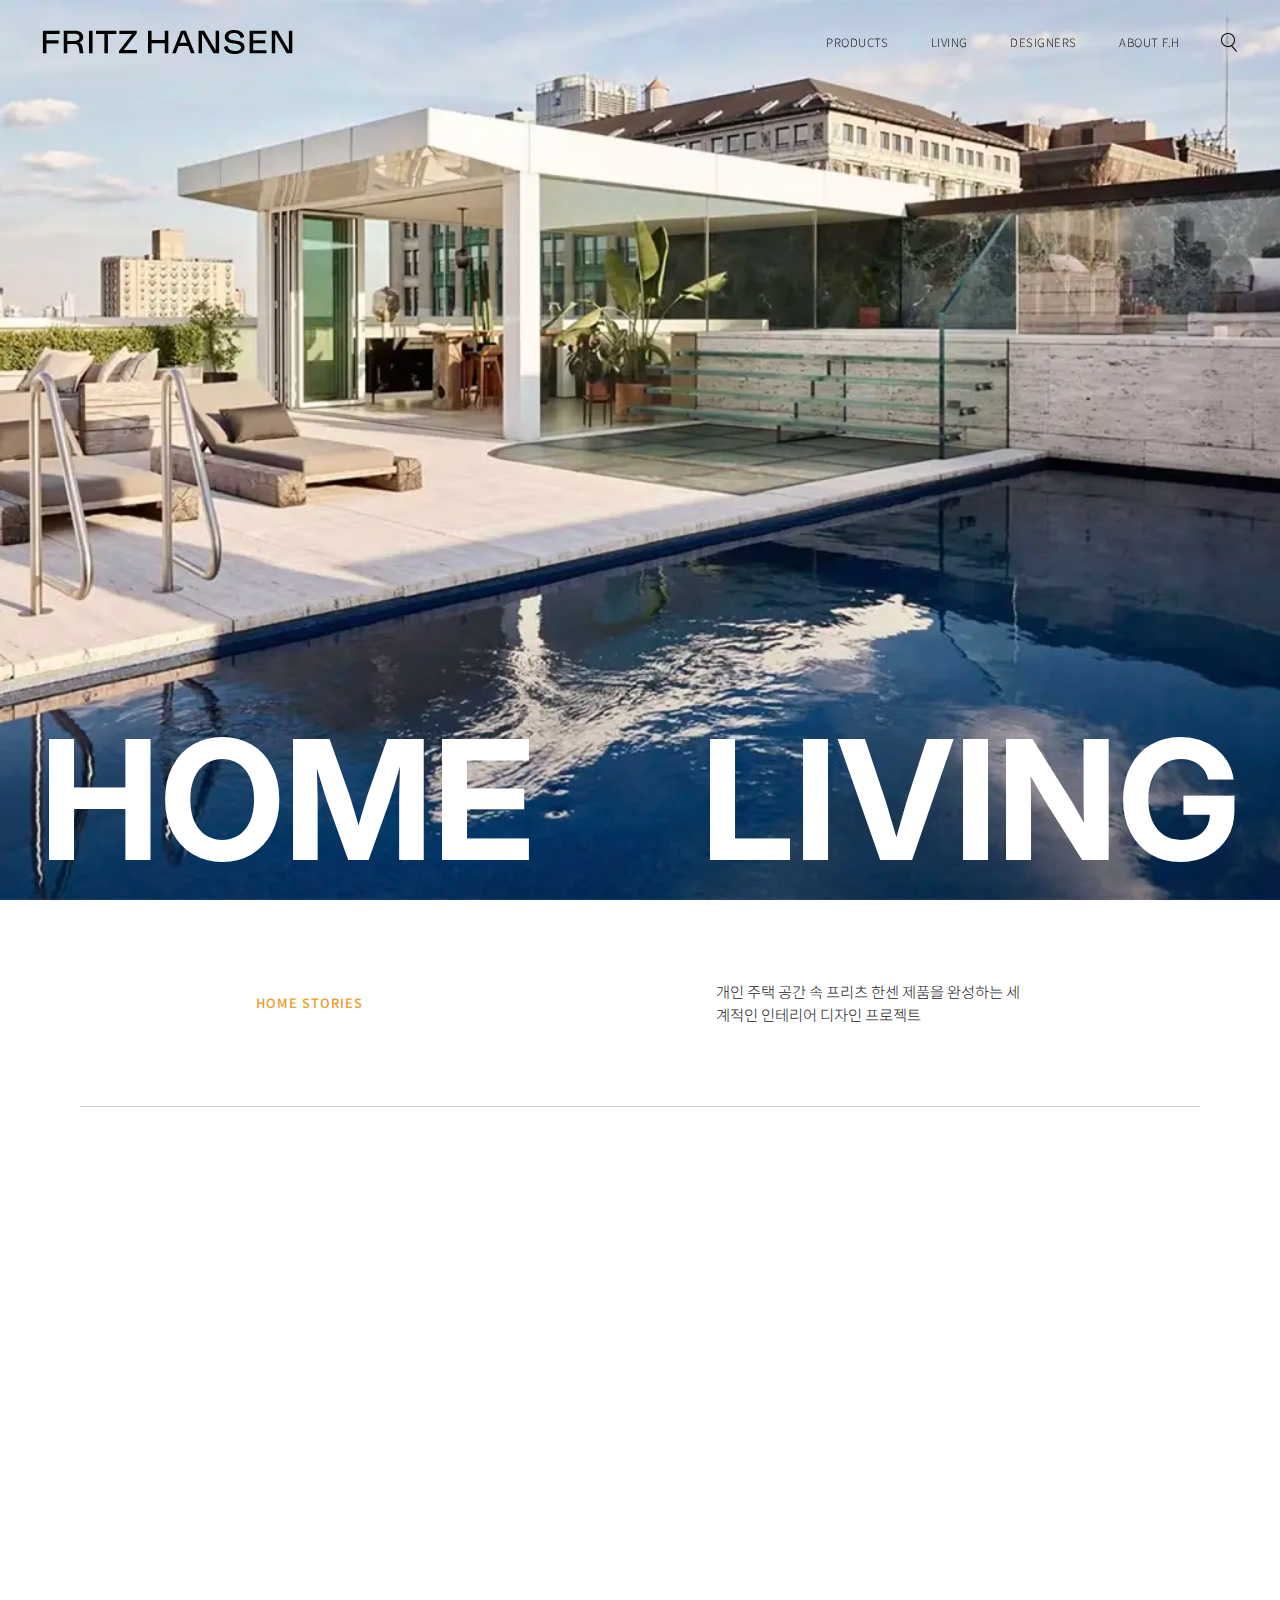
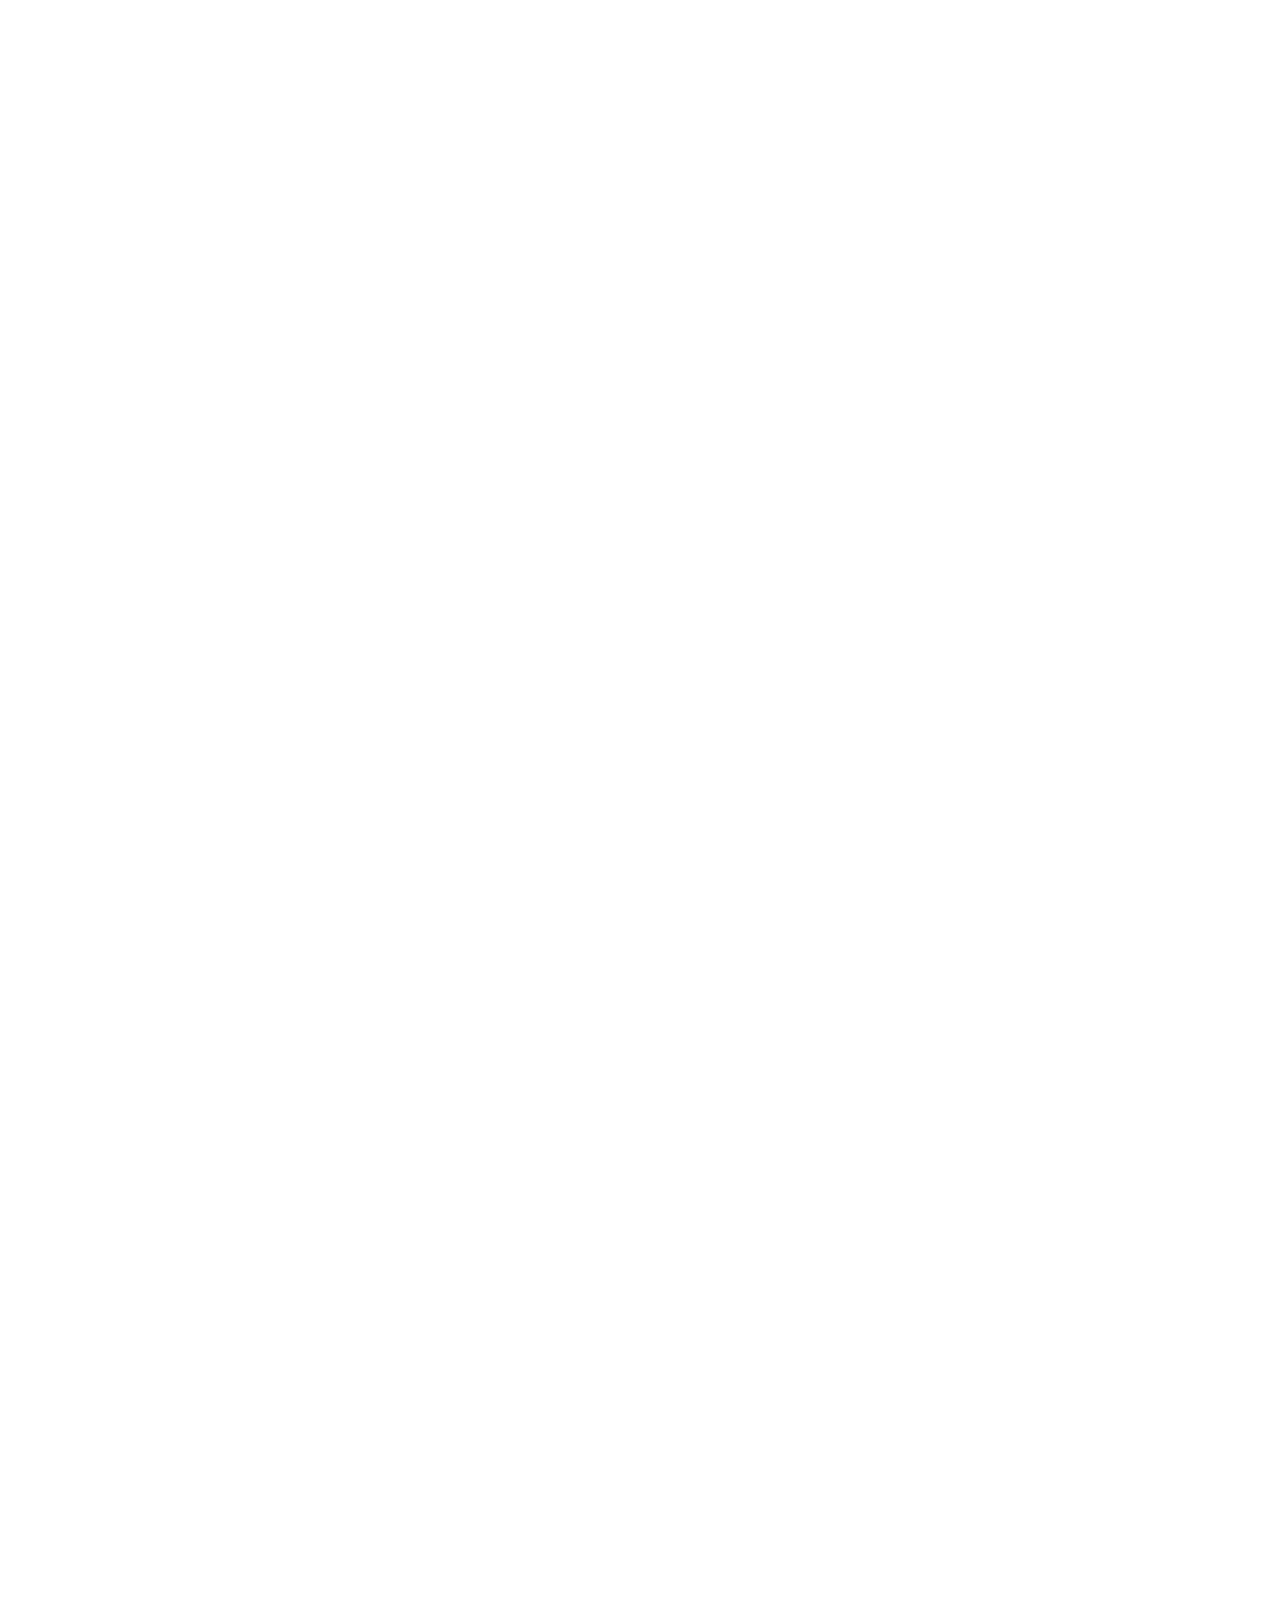
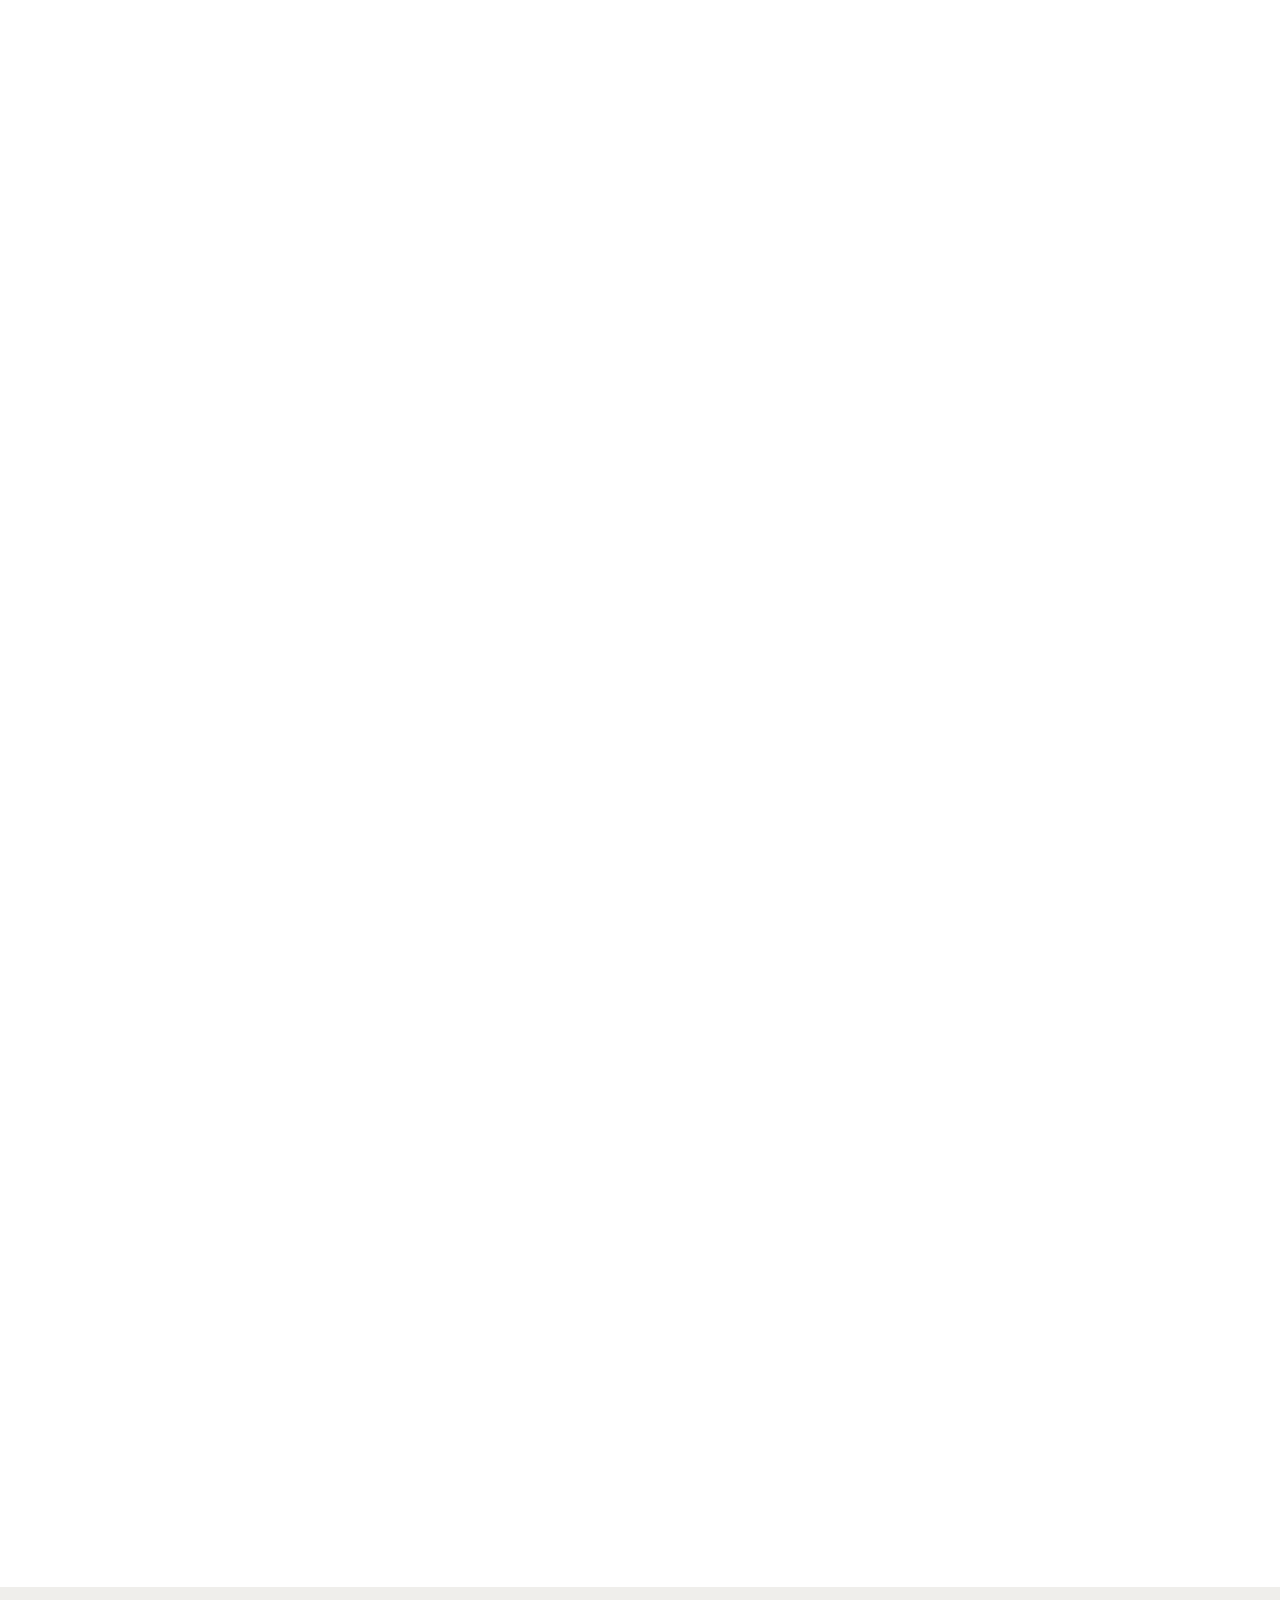
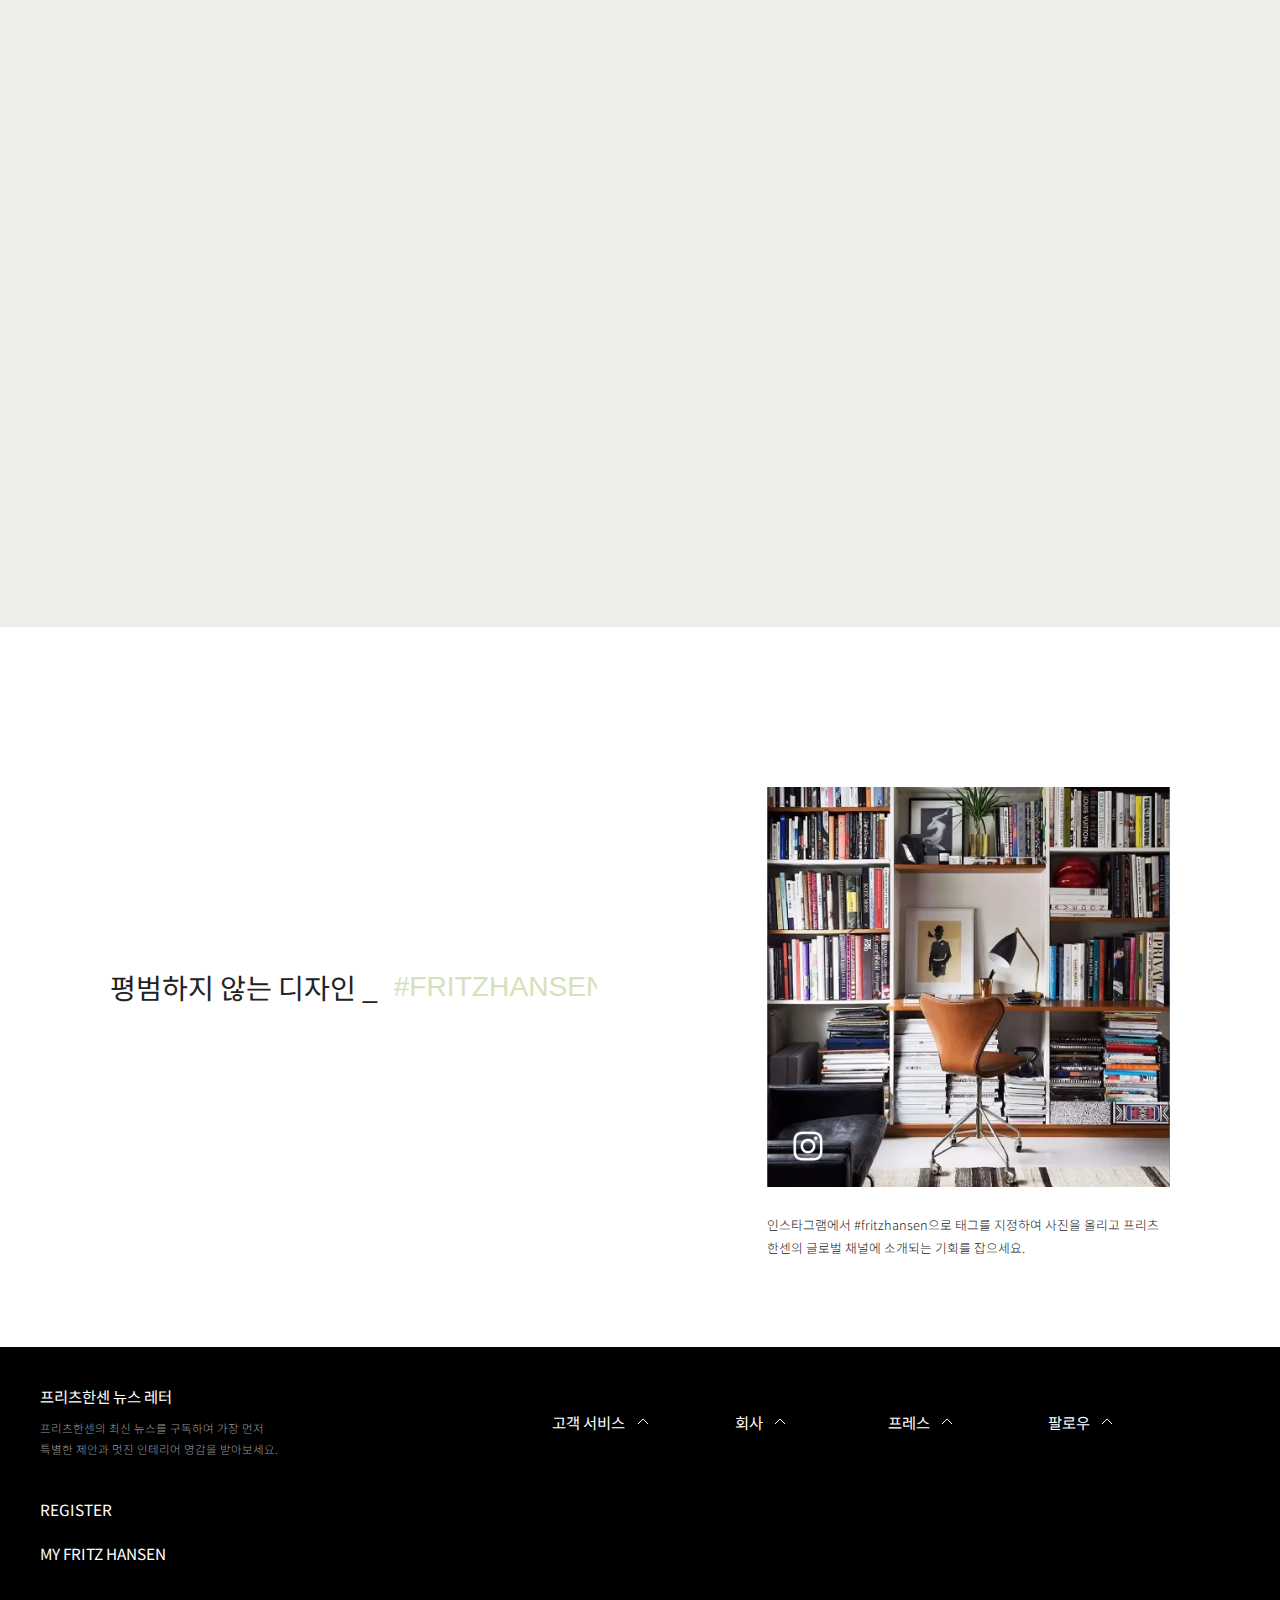
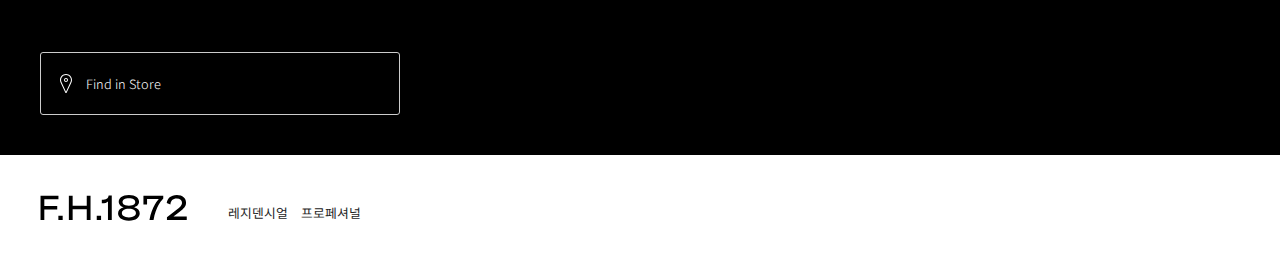
<file: living.html>
<!DOCTYPE html>
<html lang="en">
<head>
    <meta charset="UTF-8">
    <meta http-equiv="X-UA-Compatible" content="IE=edge">
    <meta name="viewport" content="width=device-width, initial-scale=1.0">
    <meta name="description" content="프리츠한센은 전 세계적으로 유명한 클래식 & 컨템포러리 가구, 조명, 소품과 함께 시간을 초월하는 컬렉션을 선보이는 독보적인 인터내셔널 디자인 브랜드입니다.">
    <meta http-equiv="Cache-Control" content="no-cache">
    <title>Fritz Hansen</title>
    <link rel="stylesheet" href="./asset/css/style.css">
</head>
<body>
    <header>
        <div class="inner">
            <div class="header_area">
                <h1 class="logo_area">
                    <span class="blind">프리츠 한센 로고</span>
                    <a href="https://yhearth.github.io/fritzhansen-project/" class="logoAni_wrap" onclick="">
                        <span class="logo_fritz logo">
                            <svg viewBox="0 0 471 120">
                                <path d="M470.61 100.584v16.198h-89.937v-12.341l65.287-84.846h-63.745V3.397h86.852v12.342l-65.287 84.845zM367.556 19.596h-42.422v97.186h-17.741V19.596h-41.798V3.397h101.961zm-137.134 97.186h17.74V3.397h-17.74zm-70.658-62.014c15.272 0 23.139-5.863 23.139-17.895 0-12.187-7.867-18.05-23.139-18.05h-37.796v35.945zm43.039 62.014h-18.82l-3.703-25.299c-2.159-14.963-8.33-22.059-22.214-22.059h-36.098v47.358h-17.741V3.397h56.616c26.224 0 40.571 12.187 40.571 32.088 0 14.5-7.867 23.603-19.591 27.305 8.793 3.547 14.038 10.798 16.198 24.066zM17.68 19.441v32.395h60.164v15.426H17.68v49.52H-.06V3.397h83.612v16.044z"></path>
                            </svg>
                        </span>
                        <span class="logo_dot logo">
                            <svg viewBox="0 0 21 120">
                                <path d="m0 96.33h20.17v20.17h-20.17z"></path>
                            </svg>
                        </span>
                        <span class="logo_hansen logo">
                            <svg viewBox="0 0 723 120">
                                <path d="M723 3.397v113.385h-27.92l-56.62-96.878h-1.08l.31 96.878h-17.28V3.397h27.93l56.61 96.879h1.08l-.31-96.879zm-129.15 97.649v15.736h-84.23V3.397h83.61v15.736h-65.87v31.778h60.16v15.118h-60.16v35.017zM381.236 85.469l17.739-6.633c3.085 14.656 12.495 25.917 36.716 25.917 21.129 0 30.699-7.712 30.699-17.74 0-31.007-80.837-4.327-80.837-53.074C385.553 13.42 404.992 0 432.452 0 463 0 479.04 16.044 482.59 34.402l-17.74 6.631c-3.09-14.5-11.42-25.607-32.709-25.607-18.973 0-28.538 7.714-28.538 17.74 0 31.008 80.837 4.327 80.837 53.076 0 20.517-19.44 33.937-49.06 33.937-34.553 0-50.597-16.042-54.144-34.71zM356.922 3.397v113.385h-27.923l-56.614-96.878h-1.08l.308 96.878h-17.278V3.397h27.923l56.614 96.879h1.081l-.31-96.879zM196.236 64.178l-17.895-47.206-18.05 47.206zm6.015 15.889h-47.976l-13.885 36.715h-18.048L166.924 3.397h23.448l44.584 113.385h-18.821zm-99.226-76.67v113.385H85.284V66.647H19.413v50.135H1.672V3.397h17.741v46.896h65.871V3.397z"></path>
                            </svg>
                        </span>
                        <span class="logo_dot logo">
                            <svg viewBox="0 0 21 120">
                                <path d="m0 96.33h20.17v20.17h-20.17z"></path>
                            </svg>
                        </span>
                    </a>
                </h1>
                <nav class="gnb_area">
                    <ul class="menu_list">
                        <li class="menu_item product"><a href="https://yhearth.github.io/fritzhansen-project/" class="link_product" onclick=""><span>PRODUCTS</span></a></li>
                        <li class="menu_item living"><a href="https://yhearth.github.io/fritzhansen-project/" class="link_living" onclick=""><span>LIVING</span></a></li>
                        <li class="menu_item designer"><a href="https://yhearth.github.io/fritzhansen-project/" class="link_designer" onclick=""><span>DESIGNERS</span></a></li>
                        <li class="menu_item about"><a href="https://yhearth.github.io/fritzhansen-project/" class="link_about" onclick=""><span>ABOUT F.H</span></a></li>
                    </ul>
                    <div class="menu_list_m">
                        <span></span>
                        <span></span>
                        <span></span>
                    </div>
                    <a href="https://yhearth.github.io/fritzhansen-project/" class="srh_btn">
                        <svg>
                            <path d="M16 18.35L11.21 12.58C12.9 11.3 14 9.28 14 7C14 3.14 10.86 0 7 0C3.14 0 0 3.14 0 7C0 10.86 3.14 14 7 14C8.22 14 9.37 13.68 10.37 13.13L15.23 19L16 18.35ZM1 7C1 3.69 3.69 1 7 1C10.31 1 13 3.69 13 7C13 10.31 10.31 13 7 13C3.69 13 1 10.31 1 7Z"></path>
                        </svg>
                        <span class="blind">검색창 클릭</span>
                    </a>
                </nav>
            </div>
            <div class="menu_area">
                <div class="product_menu">
                    <div class="img_group">
                        <div class="img_wrap">
                            <img src="./asset/img/product_intro.webp" alt="프리츠 한센 의자 카테고리 이미지">
                            <img src="./asset/img/main_cate_lounge.webp" alt="프리츠 한센 라운지 카테고리 이미지">
                            <img src="./asset/img/main_cate_sofas.webp" alt="프리츠 한센 소파 카테고리 이미지">
                            <img src="./asset/img/main_cate_tables.webp" alt="프리츠 한센 테이블 카테고리 이미지">
                            <img src="./asset/img/main_cate_lighting.webp" alt="프리츠 한센 조명 카테고리 이미지">
                            <img src="./asset/img/main_cate_accessorise.webp" alt="프리츠 한센 엑세서리 카테고리 이미지">
                        </div>
                        <div class="img_wrap">
                            <img src="./asset/img/header_pd_r_chair.webp" alt="프리츠 한센 의자 카테고리 이미지">
                            <img src="./asset/img/header_pd_r_lounge.webp" alt="프리츠 한센 라운지 카테고리 이미지">
                            <img src="./asset/img/header_pd_r_sofa.webp" alt="프리츠 한센 소파 카테고리 이미지">
                            <img src="./asset/img/header_pd_r_table.webp" alt="프리츠 한센 테이블 카테고리 이미지">
                            <img src="./asset/img/header_pd_r_light.webp" alt="프리츠 한센 조명 카테고리 이미지">
                            <img src="./asset/img/header_pd_r_acc.webp" alt="프리츠 한센 악세서리 카테고리 이미지">
                        </div>
                    </div>
                    <nav class="nav_group">
                        <ul class="nav_list">
                            <li class="nav_tit">Seating</li>
                            <li class = "item">CHAIRS</li>
                            <li class = "item">LOUNGE</li>
                            <li class = "item">SOFAS</li>
                        </ul>
                        <ul class="nav_list">
                            <li class="nav_tit">Tables</li>
                            <li class = "item">TABLES</li>
                            <li class="nav_tit">Light</li>
                            <li class = "item">LIGHTING</li>
                        </ul>
                        <ul class="nav_list">
                            <li class="nav_tit">Accessorise</li>
                            <li class ="item">ACCESSORISE</li>
                        </ul>
                    </nav>
                </div>
                <div class="living_menu">
                    <div class="img_group">
                        <div class="img_wrap">
                            <img src="./asset/img/header_lv_living.webp" alt="프리츠 한센 인테리어 카테고리 이미지">
                            <img src="./asset/img/main_visual_02.webp" alt="프리츠 한센 주방 인테리어 카테고리 이미지">
                            <img src="./asset/img/header_lv_dress.webp" alt="프리츠 한센 드레스룸 인테리어 이미지">
                            <img src="./asset/img/header_lv_office.webp" alt="프리츠 한센 사무실 인테리어 이미지">
                        </div>
                    </div>
                    <nav class="nav_group">
                        <ul class="nav_list">
                            <li>LIVING ROOM</li>
                            <li>DINING ROOM</li>
                            <li>DRESSROOM</li>
                            <li>HOME OFFICE</li>
                        </ul>
                    </nav>
                </div>
            </div>
        </div>
    </header>
    <main>
        <!--리빙 영역-->
        <div class="living_area">
            <section class="sc_intro">
                <div class="intro_group">
                    <div class="img_wrap">
                        <img src="./asset/img/living_intro.webp" alt="인테리어 이미지 사진">
                    </div>
                    <div class="txt_wrap">
                        <h2 class="title">
                            <span>HOME</span>
                            <span>LIVING</span>
                        </h2>
                    </div>

                </div> 
                <div class="txt_group">
                    <div class="tit">HOME STORIES</div>
                    <p class="sub">
                        개인 주택 공간 속 프리츠 한센 제품을 완성하는
                        세계적인 인테리어 디자인 프로젝트
                    </p>
                </div>
            </section>
            <section class="sc_living"><!--grid-->
                <ul class="lv_list">
                    <li class="item_left">
                        <div class="img_wrap zoomAni"><img src="./asset/img/living_01.webp" alt="인테리어 이미지 사진"></div>
                        <div class="txt_wrap">
                            <div class="name">Daniel Lindström</div>
                            <h3 class="tit">시대를 초월하는 클래식한 디자인의 집합체</h3>
                            <p class="sub">패션 저널리스트 다니엘 린드스트림은 패션처럼 가구도 오랜기간 기능이 유지되도록 설계되어야 한다고 믿고 있습니다</p>
                            <button class="link_more">
                                <div>
                                 <span>자세히 보기</span>
                                 <svg><path d="M13.68.73l-6.5 6-6.5-6"></path></svg>
                              </div>
                             </button>
                        </div>
                    </li>
                    <li class="item_right">
                        <div class="img_wrap zoomAni"><img src="./asset/img/living_03.webp" alt="인테리어 이미지 사진"></div>
                        <div class="txt_wrap">
                            <div class="name">Carla Sozzani</div>
                            <h3 class="tit">평생토록 간직할 컬러와 형태</h3>
                            <p class="sub">이탈리아 출신의 갤러리스트이자 편집자인 카를라 소치니 가 아르네 아콥센의 작품을 그녀의 집으로 가져오도록 이끌어 준 가구의 형태와 컬러에 관해 설명합니다 </p>
                            <button class="link_more">
                                <div>
                                 <span>자세히 보기</span>
                                 <svg><path d="M13.68.73l-6.5 6-6.5-6"></path></svg>
                              </div>
                             </button>
                        </div>
                    </li>
                </ul>
                <ul class="lv_list">
                    <li class="item_left">
                        <div class="img_wrap zoomAni" ><img src="./asset/img/main_visual_04.webp" alt="인테리어 이미지 사진"></div>
                        <div class="txt_wrap">
                            <div class="name">Bea Mombaers</div>
                            <h3 class="tit">변함없는 스타일 감각</h3>
                            <p class="sub">예술과 디자인에 있어 타의 추종을 불허하는 안목을 가진 벨기예의 베아 옴바어스는 자신의 집을 서정적이고 살기 좋은 인테리어로 세련되게 꾸미고,여행을 통해 끊임없이 영감을 얻습니다</p>
                            <button class="link_more">
                                <div>
                                 <span>자세히 보기</span>
                                 <svg><path d="M13.68.73l-6.5 6-6.5-6"></path></svg>
                              </div>
                             </button>
                        </div>
                    </li>
                    <li class="item_right">
                        <div class="img_wrap zoomAni"><img src="./asset/img/living_04.webp" alt="인테리어 이미지 사진"></div>
                        <div class="txt_wrap">
                            <div class="name">Jennifer Paccione Angulo</div>
                            <h3 class="tit">제니퍼 파치오네 앙굴로</h3>
                            <p class="sub">다기능 디자인을 선호하는 크리에이티브의 생활 공간과 업무 공간</p>
                            <button class="link_more">
                                <div>
                                 <span>자세히 보기</span>
                                 <svg><path d="M13.68.73l-6.5 6-6.5-6"></path></svg>
                              </div>
                             </button>
                        </div>
                    </li>
                </ul>
                <ul class="lv_list">
                    <li class="item_left">
                        <div class="img_wrap zoomAni"><img src="./asset/img/living_05.webp" alt="인테리어 이미지 사진"></div>
                        <div class="txt_wrap">
                            <div class="name">New York, BrownStone House</div>
                            <h3 class="tit">브루클린 하이츠 브라운스톤 하우스</h3>
                            <p class="sub">북유럽 감성을 가득 채운 주거 공간</p>
                            <button class="link_more">
                                <div>
                                 <span>자세히 보기</span>
                                 <svg><path d="M13.68.73l-6.5 6-6.5-6"></path></svg>
                              </div>
                             </button>
                        </div>
                    </li>
                    <li class="item_right">
                        <div class="img_wrap zoomAni"><img src="./asset/img/main_visual_1.jpg" alt="인테리어 이미지 사진"></div>
                        <div class="txt_wrap">
                            <div class="name">Cristina Vising</div>
                            <h3 class="tit">프레데릭스베르 빌라(FREDERIKSBERG VILLA)  - 크리스티나 비싱(Cristina Vising)</h3>
                            <p class="sub">크리스티나 비싱(Cristina Vising)이 프레데릭스베르에 버려진 빌라를 아름다운 패밀리 홈으로 변화시켰습니다. 백 년의 역사에 담긴 매력을 고스란히 유지하면서도 새로운 모던한 공간을 선보이기 위해 아주 작은 디테일까지 놓치지 않으려고 노력했습니다.</p>
                            <button class="link_more">
                                <div>
                                 <span>자세히 보기</span>
                                 <svg><path d="M13.68.73l-6.5 6-6.5-6"></path></svg>
                              </div>
                             </button>
                        </div>
                    </li>
                </ul>
                <ul class="lv_list">
                    <li class="item_left">
                        <div class="img_wrap zoomAni"><img src="./asset/img/living_09.webp" alt="인테리어 이미지 사진"></div>
                    </li>
                    <li class="item_center">
                        <div class="img_wrap zoomAni"><img src="./asset/img/living_10.webp" alt="인테리어 이미지 사진"></div>
                    </li>
                    <li class="item_right">
                        <div class="img_wrap zoomAni"><img src="./asset/img/living_08.webp" alt="인테리어 이미지 사진"></div>
                    </li>

                </ul>
                <ul class="lv_list">
                    <li class="item_center">
                        <div class="img_wrap zoomAni"><img src="./asset/img/living_06.webp" alt="인테리어 이미지 사진"></div>
                        <div class="txt_wrap">
                            <div class="name">Tokyo</div>
                            <h3 class="tit">나가타초 아파트 도쿄 주</h3>
                            <p class="sub">도쿄 중심의 정부 행정 구역에 위치한 160평방미터 공간이 디자이너 아담 나다니엘 퍼먼(Adam Nathaniel Furman)의 손에 의해 새로운 분위기로 태어났습니다. 도취적으로 혼합된 컬러, 질감, 재료, 형태가 행복으로 가득한 공간을 표현합니다.</p>
                            <button class="link_more">
                                <div>
                                 <span>자세히 보기</span>
                                 <svg><path d="M13.68.73l-6.5 6-6.5-6"></path></svg>
                              </div>
                             </button>
                        </div>
                    </li>
                </ul>
                <ul class="lv_list">
                    <li  class="item_left">
                        <div class="img_wrap zoomAni"><img src="./asset/img/slogan_01.webp" alt="인테리어 이미지 사진"></div>
                        <div class="txt_wrap">
                            <h3 class="tit">LIVE IT. LOVE IT. SHARE IT.</h3>
                            <p class="sub">#fritzhansen</p>
                        </div>
                    </li>
                    <li class="item_center">
                        <div class="img_wrap zoomAni"><img src="./asset/img/living_02.webp" alt="인테리어 이미지 사진"></div>
                        <div class="txt_wrap">
                            <h3 class="tit">프로필 카를라 소차니</h3>
                            <p class="sub">덴마크 디자인을 수집하는 이탈리아의 에디터이자 갤러리스트, 사업가</p>
                        </div>
                    </li>
                    <li class="item_right">
                        <div class="img_wrap zoomAni"><img src="./asset/img/living_07.webp" alt="인테리어 이미지 사진"></div>
                        <div class="txt_wrap">
                            <h3 class="tit">디자인 뷰티 마크</h3>
                            <p class="sub">자연스러운 불완전함이 뛰어난 디자인을 더욱 아름답게 하진 않을까요? 그에 대한 의견은 다양하지만 그건 당연한 일입니다.</p>
                        </div>
                    </li>
                </ul>
            </section>
            <article class="sc_slogan">
                <h3 class="slogan_title">
                    <strong class="tit">평범하지 않는 디자인 _</strong>
                    <input type="search" placeholder="#FRITZHANSEN"><!--검색-->
                </h3>
                <div class="slogan_inspiration">
                    <div class="img_group">
                        <div class="img_wrap sloganImg">
                            <img src="./asset/img/slogan_01.webp" alt="프리츠 한센 sns 이미지">
                            <img src="./asset/img/slogan_02.webp" alt="프리츠 한센 sns 이미지">
                            <img src="./asset/img/slogan_03.webp" alt="프리츠 한센 sns 이미지">
                            <img src="./asset/img/slogan_04.webp" alt="프리츠 한센 sns 이미지">
                            <img src="./asset/img/slogan_05.webp" alt="프리츠 한센 sns 이미지">
                            <img src="./asset/img/slogan_06.webp" alt="프리츠 한센 sns 이미지">
                        </div>
                        <a href="https://yhearth.github.io/fritzhansen-project/" class="insta">
                            <img src="./asset/img/icon_insta.png" alt="">
                        </a>
                    </div>
                    <div class="txt_wrap">
                        <p class="sub">인스타그램에서 #fritzhansen으로 태그를 지정하여 사진을 올리고 프리츠 한센의 글로벌 채널에 소개되는 기회를 잡으세요.</p>
                    </div>
                </div>

            </article>   

        </div>

    </main>
    <footer>
        <div class="footer_area">
            <div class="footer_top">
                <div class="ft_left">
                    <div class="news_letter">
                        <div class="tit">프리츠한센 뉴스 레터</div>
                        <p class="sub">프리츠한센의 최신 뉴스를 구독하여 가장 먼저 <br> 특별한 제안과 멋진 인테리어 영감을 받아보세요.</p>
                        <a href="https://yhearth.github.io/fritzhansen-project/" class="register">
                            <span class ='tit'>REGISTER</span>
                            <svg><path d="M13 6.16L6.84 0L6.14 0.71L11.43 6H0V7H11.43L6.14 12.29L6.85 13L13 6.85V6.16Z"></path></svg> 
                        </a>
                        <a href="https://yhearth.github.io/fritzhansen-project/" class="myFH">
                            <span class ='tit'>MY FRITZ HANSEN</span>
                            <svg><path d="M13 6.16L6.84 0L6.14 0.71L11.43 6H0V7H11.43L6.14 12.29L6.85 13L13 6.85V6.16Z"></path></svg> 
                        </a>
                    </div>
                    <div class="find_store">
                        <a href="https://yhearth.github.io/fritzhansen-project/">
                            <svg>
                                <path d="M6 5C6.55 5 7 5.45 7 6C7 6.55 6.55 7 6 7C5.45 7 5 6.55 5 6C5 5.45 5.45 5 6 5ZM6 4C4.9 4 4 4.9 4 6C4 7.1 4.9 8 6 8C7.1 8 8 7.1 8 6C8 4.9 7.1 4 6 4Z"></path>
                                <path d="M6.00004 0C1.62004 0 -1.27996 4.53 0.570044 8.49L5.50004 19H6.50004L11.43 8.49C13.28 4.53 10.38 0 6.00004 0ZM10.49 8.08L6.00004 17.64L1.51004 8.08C0.770044 6.48 0.910044 4.66 1.88004 3.2C2.82004 1.8 4.32004 1 6.00004 1C7.68004 1 9.18004 1.8 10.12 3.2C11.09 4.66 11.23 6.48 10.49 8.08Z"></path>
                            </svg> 
                            <span class ='tit'>Find in Store</span>
                        </a>                        
                    </div>
                </div>
                <div class="ft_right">
                    <div class="nav_group">
                        <div class="nav_wrap">
                            <button class="tit">
                                <span>고객 서비스</span>
                                <div><svg><path d="M8 12L3 6.93671L8 2"></path></svg></div>  
                            </button>
                            <ul>
                                <li>연락처</li>
                                <li>품질 보증</li>
                                <li>제품 관리법</li>
                                <li>개인정보 보호 정책</li>
                                <li>DATA ETHICS POLICY</li>
                                <li>약관</li>
                            </ul>
                        </div>
                        <div class="nav_wrap">
                            <button class="tit">
                                <span>회사</span>
                                <div><svg><path d="M8 12L3 6.93671L8 2"></path></svg></div>  
                            </button>
                            <ul>
                                <li>회사 프로파일</li>
                                <li>FIGHTING COPIES</li>
                                <li>채용정보</li>
                            </ul>
                        </div>
                        <div class="nav_wrap">
                            <button class="tit">
                                <span>프레스</span>
                                <div><svg><path d="M8 12L3 6.93671L8 2"></path></svg></div>  
                            </button>
                            <ul>
                             <li>프레스</li>
                            </ul>
                        </div>
                        <div class="nav_wrap">
                            <button class="tit">
                                <span>팔로우</span>
                                <div><svg><path d="M8 12L3 6.93671L8 2"></path></svg></div>  
                            </button>
                            <ul>
                            <li>PINTEREST</li>
                            <li>INSTAGRAM</li>
                            <li>FACEBOOK</li>
                            <li>LINKEDIN</li>
                            <li>TOUTUBE</li>
                            </ul>
                        </div>

                    </div>
                </div>
            </div>
            <div class="footer_bottom">
                <h2 class="ft_logo">
                    <a href="https://yhearth.github.io/fritzhansen-project/">
                        <svg><path d="M18.45 4.177V.745H.531V25h3.795V14.407h12.903v-3.3H4.326v-6.93H18.45zM18.364 25h4.323v-4.323h-4.323V25zM46.744.745v10.032h-14.09V.745h-3.796V25h3.795V14.275h14.091V25h3.795V.745h-3.795zM56.746 25h4.322v-4.323h-4.322V25zM68.632.415c-.363 3.036-2.475 4.323-6.831 4.323v3.564c3.168-.033 4.983-.561 6.17-1.848V25h3.796V.415h-3.135zm25.513 11.781c3.234-.99 4.917-2.904 4.917-5.412 0-3.564-3.267-6.699-10.131-6.699-6.732 0-10.197 3.201-10.197 6.765 0 2.541 1.683 4.455 4.917 5.379-3.597 1.023-5.577 3.201-5.577 6.039 0 3.927 3.333 7.392 10.791 7.392 7.392 0 10.857-3.531 10.857-7.458 0-2.871-1.947-5.016-5.577-6.006zM82.529 7.048c0-2.211 2.277-3.696 6.336-3.696 4.092 0 6.402 1.485 6.402 3.696 0 2.178-2.277 3.696-6.369 3.696-4.059 0-6.369-1.518-6.369-3.696zm6.402 15.345c-4.752 0-7.062-1.848-7.062-4.29s2.277-4.323 7.029-4.323c4.719 0 7.029 1.881 7.029 4.323s-2.277 4.29-6.996 4.29zM123.265.745h-19.833v8.712h3.63V4.111h11.715c-4.521 5.016-7.623 11.649-9.306 20.889h4.059c1.749-9.702 4.851-16.5 9.735-21.615V.745zm10.192 20.79l6.204-4.785c5.412-4.125 6.369-6.303 6.369-9.042 0-4.455-3.333-7.623-9.174-7.623-6.204 0-9.537 3.663-10.131 7.953l3.696 1.386c.363-3.465 2.178-5.841 6.369-5.841 3.3 0 5.214 1.782 5.214 4.29 0 1.815-.825 3.399-5.412 6.996l-9.636 7.425V25h19.8v-3.465h-13.299z"></path></svg>
                    </a>
                    <span class="blind">프리츠한센 1872</span>
                </h2>
                <a href="https://yhearth.github.io/fritzhansen-project/"><span>레지덴시얼</span></a>
                <a href="https://yhearth.github.io/fritzhansen-project/"><span>프로페셔널</span></a>                  
            </div>
        </div>

    </footer>

    <script src="./asset/js/living.js"></script>
    <script src="./asset/js//common.js"></script>
</body>
</html>
</file>
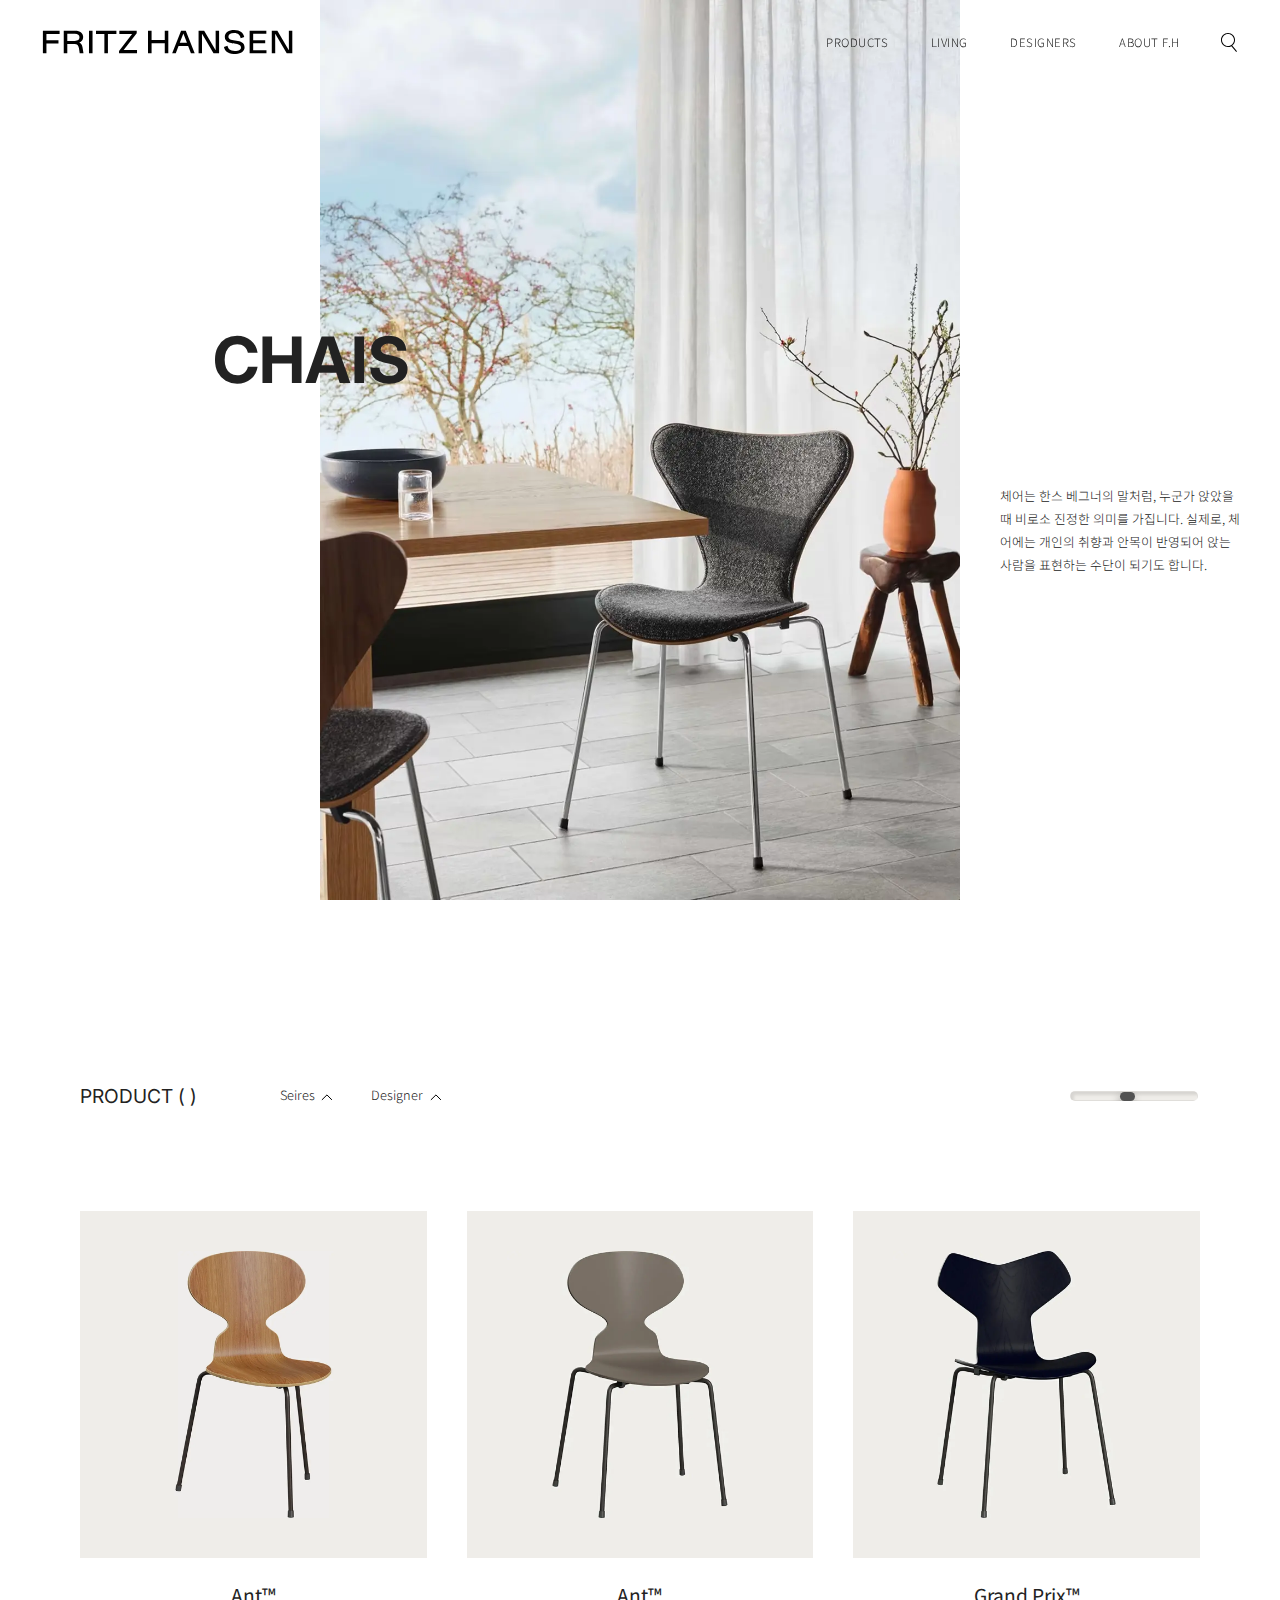
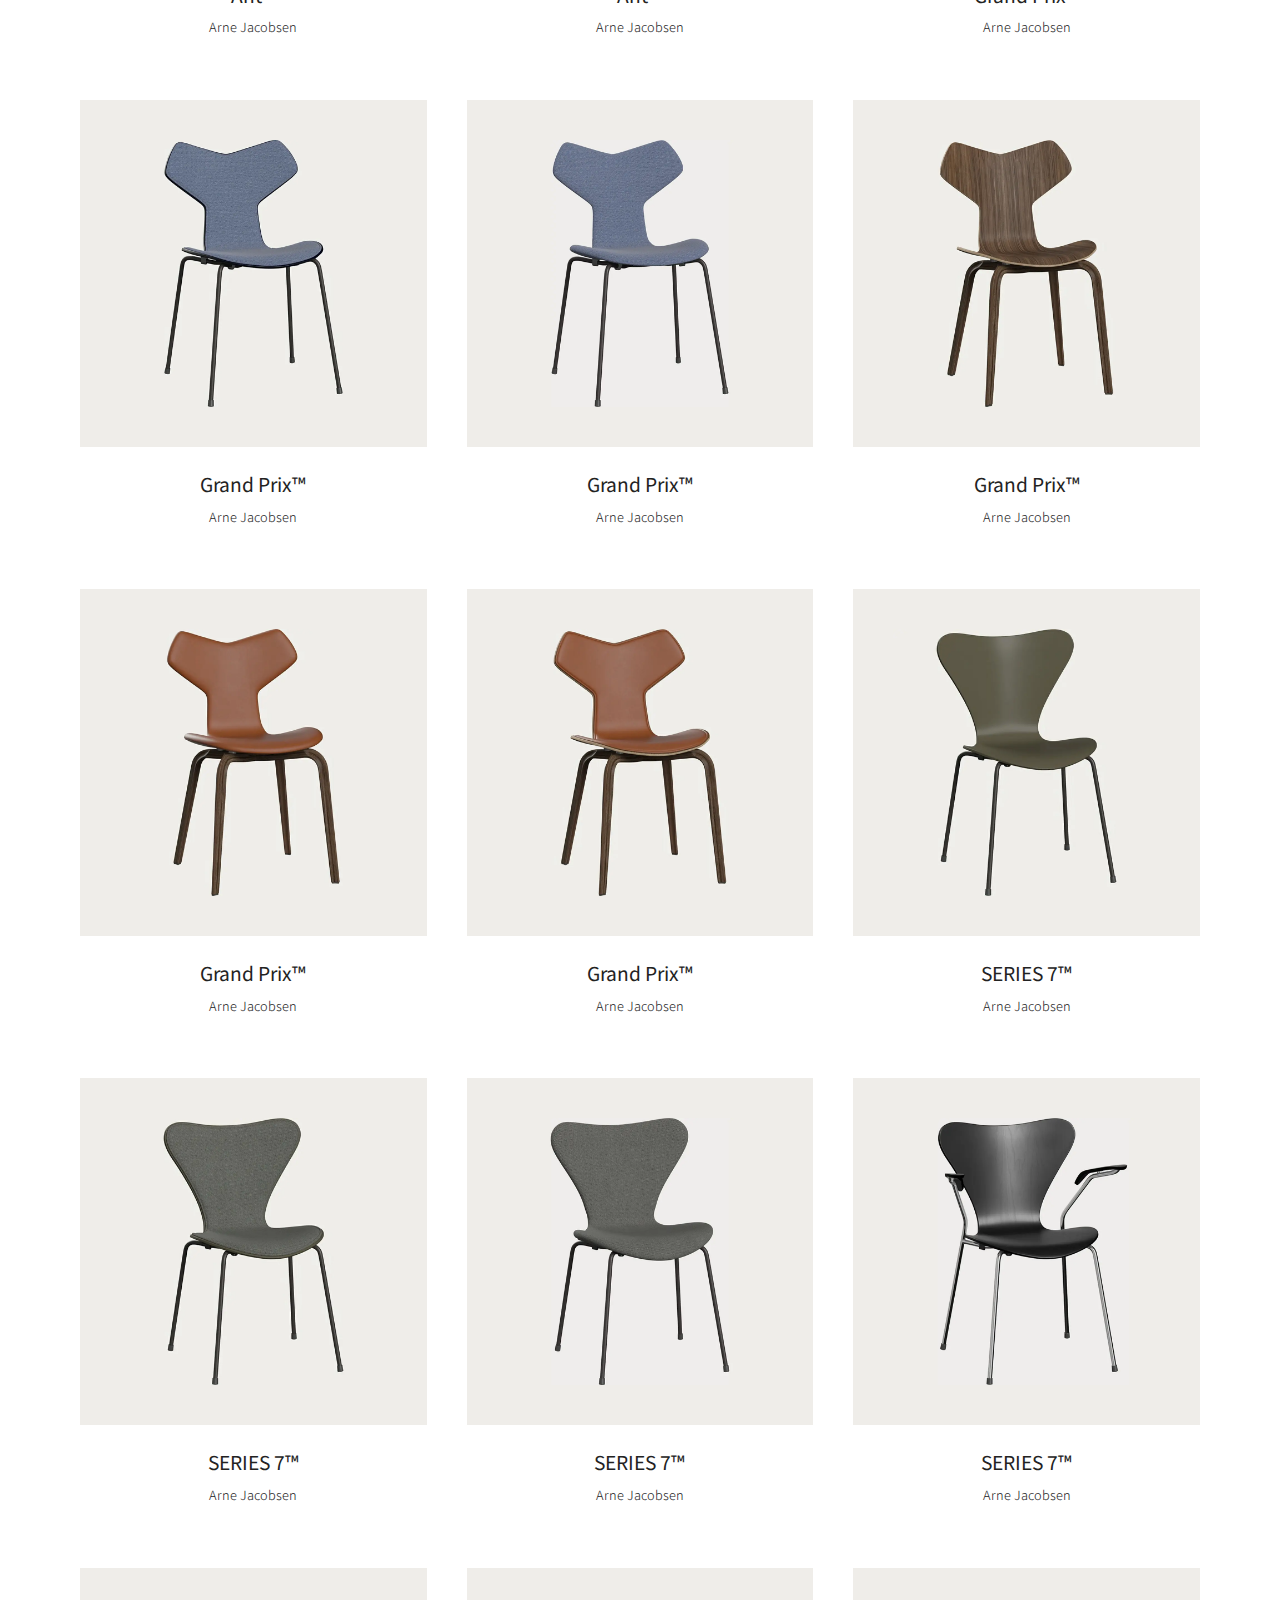
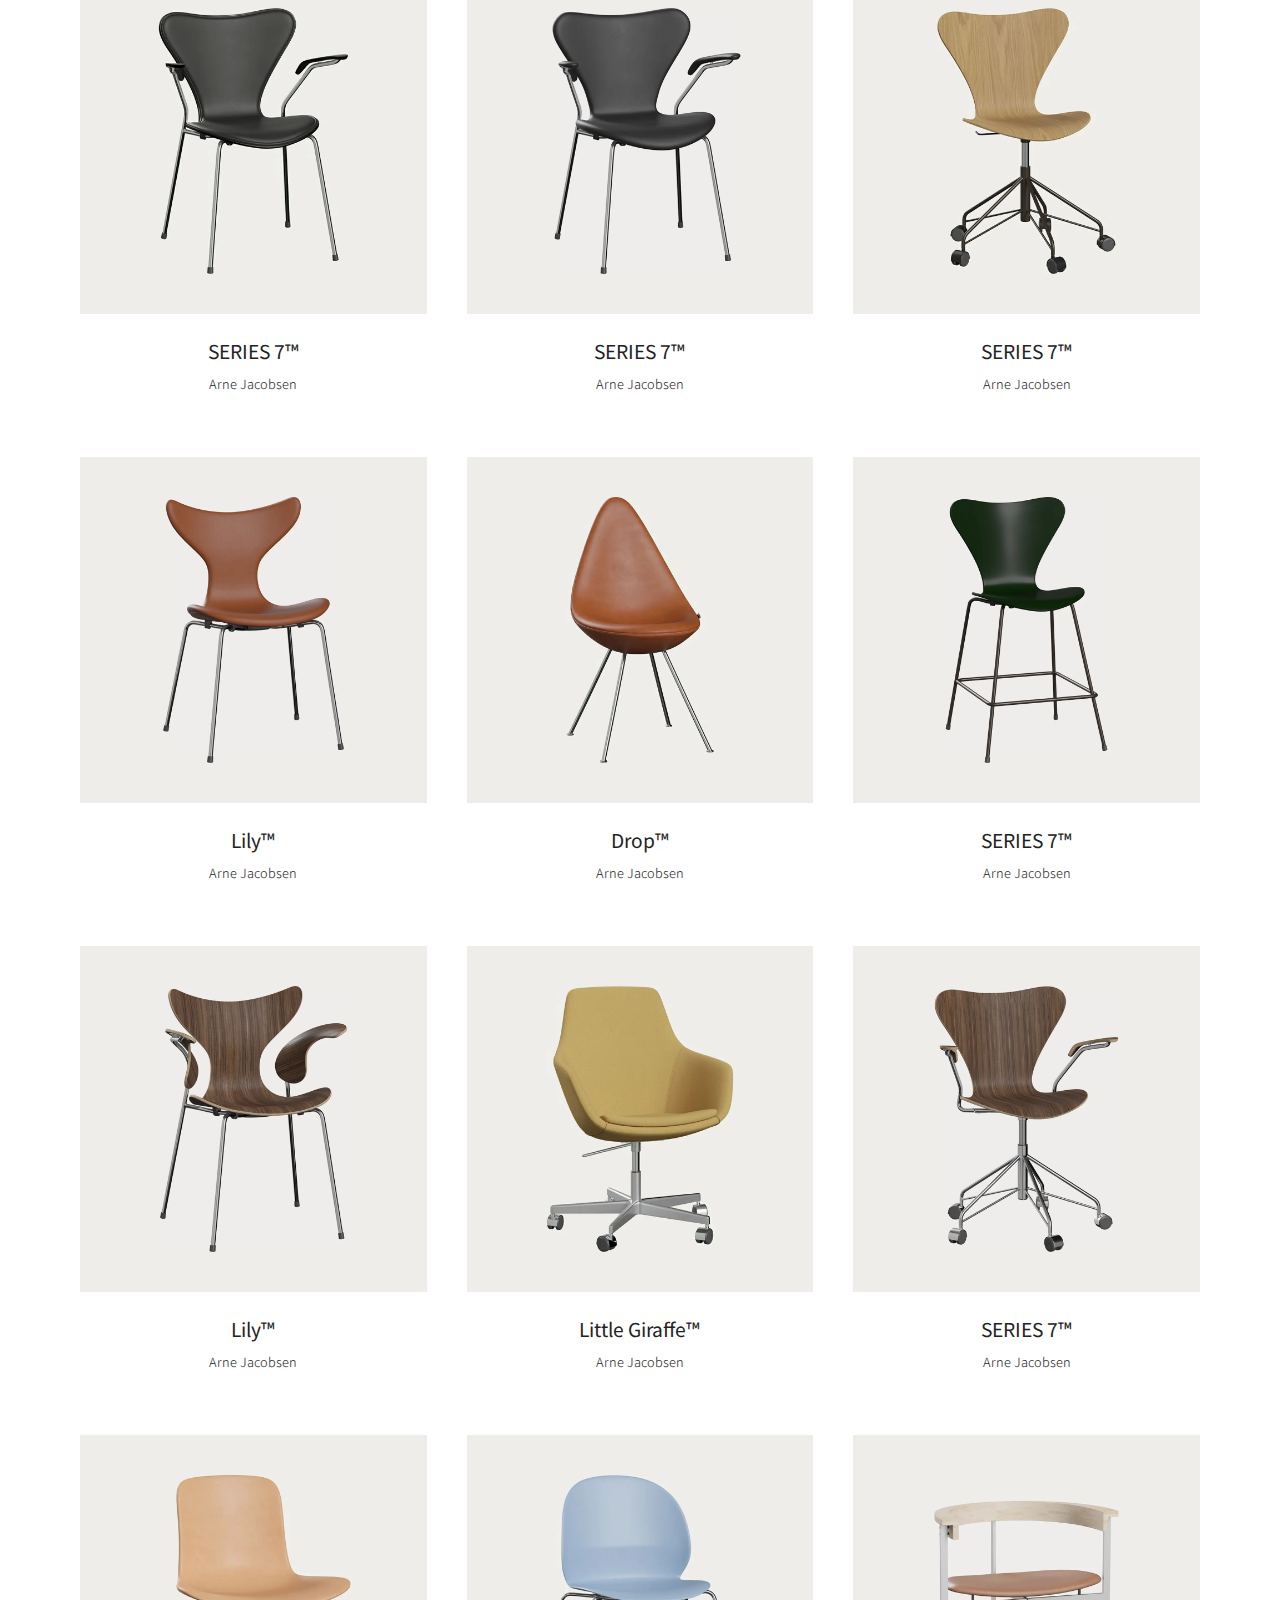
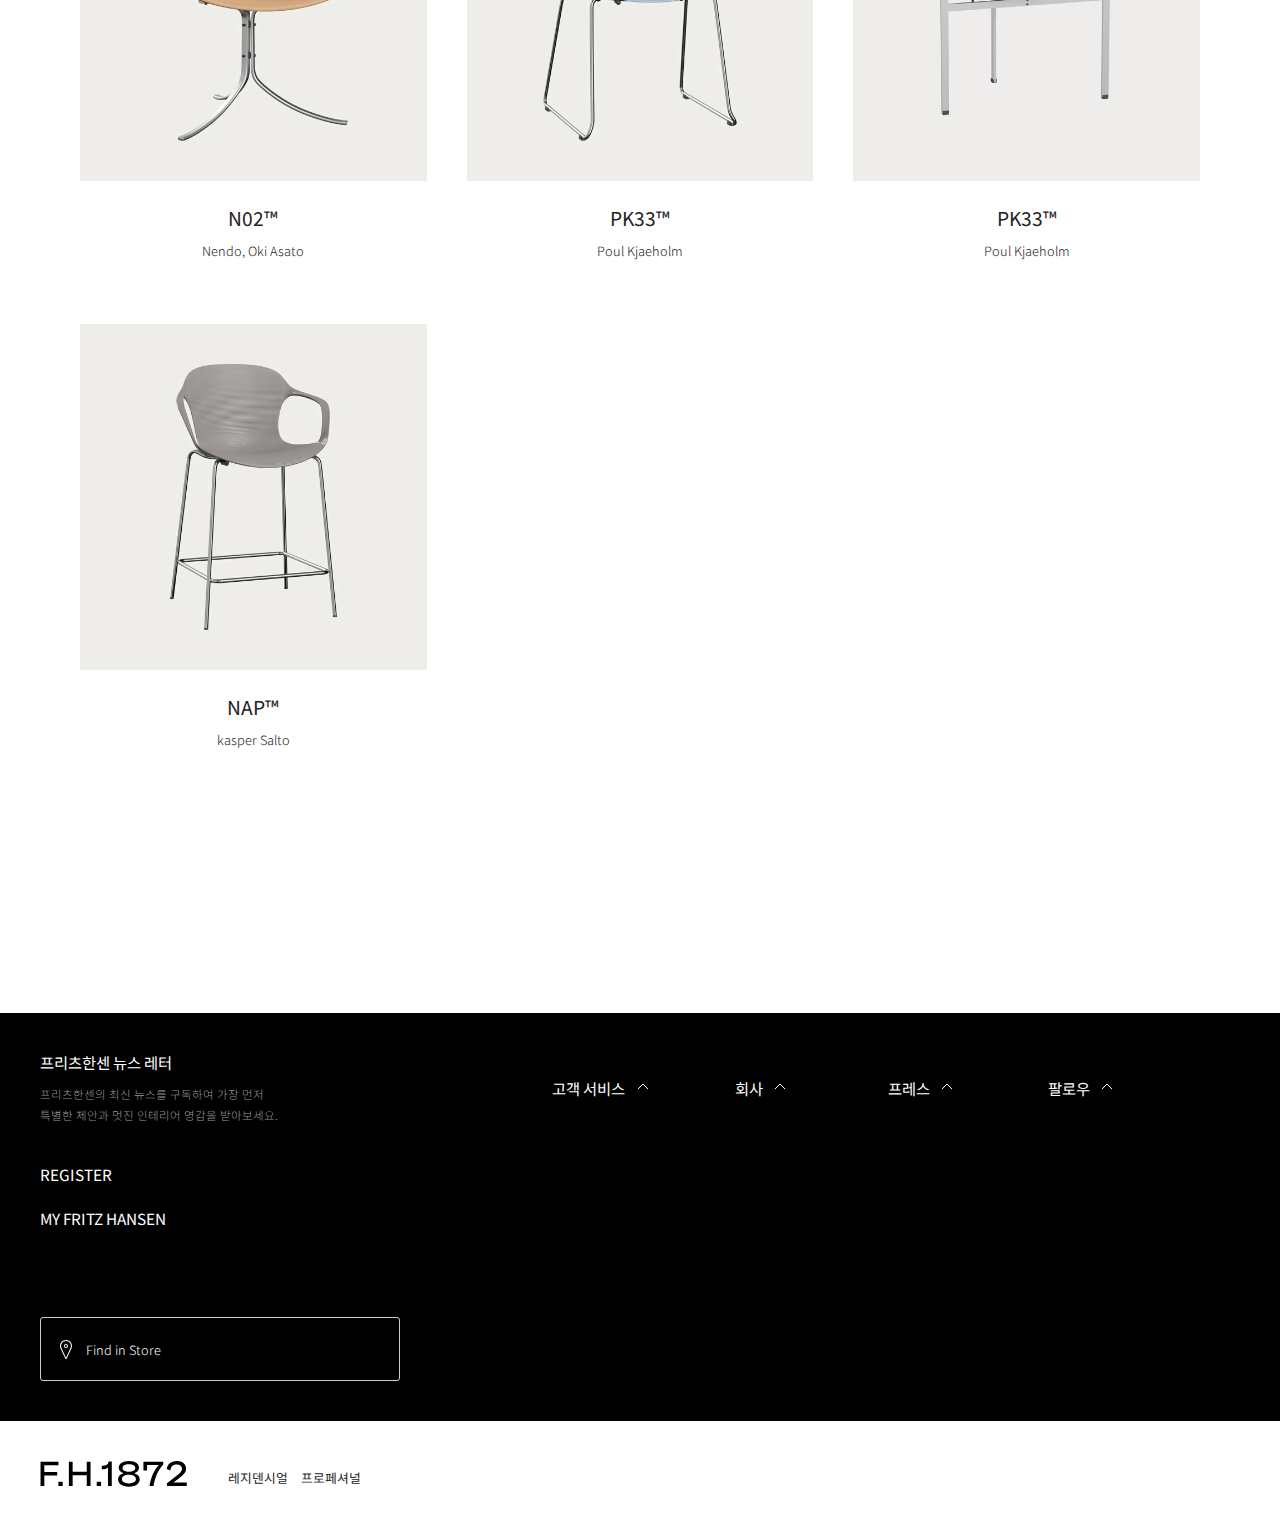
<file: product.html>
<!DOCTYPE html>
<html lang="en">
<head>
    <meta charset="UTF-8">
    <meta http-equiv="X-UA-Compatible" content="IE=edge">
    <meta name="viewport" content="width=device-width, initial-scale=1.0">
    <meta name="description" content="프리츠한센은 전 세계적으로 유명한 클래식 & 컨템포러리 가구, 조명, 소품과 함께 시간을 초월하는 컬렉션을 선보이는 독보적인 인터내셔널 디자인 브랜드입니다.">
    <meta http-equiv="Cache-Control" content="no-cache">
    <title>Fritz Hansen</title>
    <link rel="stylesheet" href="./asset/css/style.css">
</head>
<body>
    <header>
        <div class="inner">
            <div class="header_area">
                <h1 class="logo_area">
                    <span class="blind">프리츠 한센 로고</span>
                    <a href="https://yhearth.github.io/fritzhansen-project/" class="logoAni_wrap" onclick="">
                        <span class="logo_fritz logo">
                            <svg viewBox="0 0 471 120">
                                <path d="M470.61 100.584v16.198h-89.937v-12.341l65.287-84.846h-63.745V3.397h86.852v12.342l-65.287 84.845zM367.556 19.596h-42.422v97.186h-17.741V19.596h-41.798V3.397h101.961zm-137.134 97.186h17.74V3.397h-17.74zm-70.658-62.014c15.272 0 23.139-5.863 23.139-17.895 0-12.187-7.867-18.05-23.139-18.05h-37.796v35.945zm43.039 62.014h-18.82l-3.703-25.299c-2.159-14.963-8.33-22.059-22.214-22.059h-36.098v47.358h-17.741V3.397h56.616c26.224 0 40.571 12.187 40.571 32.088 0 14.5-7.867 23.603-19.591 27.305 8.793 3.547 14.038 10.798 16.198 24.066zM17.68 19.441v32.395h60.164v15.426H17.68v49.52H-.06V3.397h83.612v16.044z"></path>
                            </svg>
                        </span>
                        <span class="logo_dot logo">
                            <svg viewBox="0 0 21 120">
                                <path d="m0 96.33h20.17v20.17h-20.17z"></path>
                            </svg>
                        </span>
                        <span class="logo_hansen logo">
                            <svg viewBox="0 0 723 120">
                                <path d="M723 3.397v113.385h-27.92l-56.62-96.878h-1.08l.31 96.878h-17.28V3.397h27.93l56.61 96.879h1.08l-.31-96.879zm-129.15 97.649v15.736h-84.23V3.397h83.61v15.736h-65.87v31.778h60.16v15.118h-60.16v35.017zM381.236 85.469l17.739-6.633c3.085 14.656 12.495 25.917 36.716 25.917 21.129 0 30.699-7.712 30.699-17.74 0-31.007-80.837-4.327-80.837-53.074C385.553 13.42 404.992 0 432.452 0 463 0 479.04 16.044 482.59 34.402l-17.74 6.631c-3.09-14.5-11.42-25.607-32.709-25.607-18.973 0-28.538 7.714-28.538 17.74 0 31.008 80.837 4.327 80.837 53.076 0 20.517-19.44 33.937-49.06 33.937-34.553 0-50.597-16.042-54.144-34.71zM356.922 3.397v113.385h-27.923l-56.614-96.878h-1.08l.308 96.878h-17.278V3.397h27.923l56.614 96.879h1.081l-.31-96.879zM196.236 64.178l-17.895-47.206-18.05 47.206zm6.015 15.889h-47.976l-13.885 36.715h-18.048L166.924 3.397h23.448l44.584 113.385h-18.821zm-99.226-76.67v113.385H85.284V66.647H19.413v50.135H1.672V3.397h17.741v46.896h65.871V3.397z"></path>
                            </svg>
                        </span>
                        <span class="logo_dot logo">
                            <svg viewBox="0 0 21 120">
                                <path d="m0 96.33h20.17v20.17h-20.17z"></path>
                            </svg>
                        </span>
                    </a>
                </h1>
                <nav class="gnb_area">
                    <ul class="menu_list">
                        <li class="menu_item product"><a href="https://yhearth.github.io/fritzhansen-project/" class="link_product" onclick=""><span>PRODUCTS</span></a></li>
                        <li class="menu_item living"><a href="https://yhearth.github.io/fritzhansen-project/" class="link_living" onclick=""><span>LIVING</span></a></li>
                        <li class="menu_item designer"><a href="https://yhearth.github.io/fritzhansen-project/" class="link_designer" onclick=""><span>DESIGNERS</span></a></li>
                        <li class="menu_item about"><a href="https://yhearth.github.io/fritzhansen-project/" class="link_about" onclick=""><span>ABOUT F.H</span></a></li>
                    </ul>
                    <div class="menu_list_m">
                        <span></span>
                        <span></span>
                        <span></span>
                    </div>
                    <a href="https://yhearth.github.io/fritzhansen-project/" class="srh_btn">
                        <svg>
                            <path d="M16 18.35L11.21 12.58C12.9 11.3 14 9.28 14 7C14 3.14 10.86 0 7 0C3.14 0 0 3.14 0 7C0 10.86 3.14 14 7 14C8.22 14 9.37 13.68 10.37 13.13L15.23 19L16 18.35ZM1 7C1 3.69 3.69 1 7 1C10.31 1 13 3.69 13 7C13 10.31 10.31 13 7 13C3.69 13 1 10.31 1 7Z"></path>
                        </svg>
                        <span class="blind">검색창 클릭</span>
                    </a>
                </nav>
            </div>
            <div class="menu_area">
                <div class="product_menu">
                    <div class="img_group">
                        <div class="img_wrap">
                            <img src="./asset/img/product_intro.webp" alt="프리츠 한센 의자 카테고리 이미지">
                            <img src="./asset/img/main_cate_lounge.webp" alt="프리츠 한센 라운지 카테고리 이미지">
                            <img src="./asset/img/main_cate_sofas.webp" alt="프리츠 한센 소파 카테고리 이미지">
                            <img src="./asset/img/main_cate_tables.webp" alt="프리츠 한센 테이블 카테고리 이미지">
                            <img src="./asset/img/main_cate_lighting.webp" alt="프리츠 한센 조명 카테고리 이미지">
                            <img src="./asset/img/main_cate_accessorise.webp" alt="프리츠 한센 엑세서리 카테고리 이미지">
                        </div>
                        <div class="img_wrap">
                            <img src="./asset/img/header_pd_r_chair.webp" alt="프리츠 한센 의자 카테고리 이미지">
                            <img src="./asset/img/header_pd_r_lounge.webp" alt="프리츠 한센 라운지 카테고리 이미지">
                            <img src="./asset/img/header_pd_r_sofa.webp" alt="프리츠 한센 소파 카테고리 이미지">
                            <img src="./asset/img/header_pd_r_table.webp" alt="프리츠 한센 테이블 카테고리 이미지">
                            <img src="./asset/img/header_pd_r_light.webp" alt="프리츠 한센 조명 카테고리 이미지">
                            <img src="./asset/img/header_pd_r_acc.webp" alt="프리츠 한센 악세서리 카테고리 이미지">
                        </div>
                    </div>
                    <nav class="nav_group">
                        <ul class="nav_list">
                            <li class="nav_tit">Seating</li>
                            <li class = "item">CHAIRS</li>
                            <li class = "item">LOUNGE</li>
                            <li class = "item">SOFAS</li>
                        </ul>
                        <ul class="nav_list">
                            <li class="nav_tit">Tables</li>
                            <li class = "item">TABLES</li>
                            <li class="nav_tit">Light</li>
                            <li class = "item">LIGHTING</li>
                        </ul>
                        <ul class="nav_list">
                            <li class="nav_tit">Accessorise</li>
                            <li class ="item">ACCESSORISE</li>
                        </ul>
                    </nav>
                </div>
                <div class="living_menu">
                    <div class="img_group">
                        <div class="img_wrap">
                            <img src="./asset/img/header_lv_living.webp" alt="프리츠 한센 인테리어 카테고리 이미지">
                            <img src="./asset/img/main_visual_02.webp" alt="프리츠 한센 주방 인테리어 카테고리 이미지">
                            <img src="./asset/img/header_lv_dress.webp" alt="프리츠 한센 드레스룸 인테리어 이미지">
                            <img src="./asset/img/header_lv_office.webp" alt="프리츠 한센 사무실 인테리어 이미지">
                        </div>
                    </div>
                    <nav class="nav_group">
                        <ul class="nav_list">
                            <li>LIVING ROOM</li>
                            <li>DINING ROOM</li>
                            <li>DRESSROOM</li>
                            <li>HOME OFFICE</li>
                        </ul>
                    </nav>
                </div>
            </div>
        </div>
    </header>
    <main>
         <!--제품 영역-->
        <div class="product_area">
            <div class="product_page">
                <section class="sc_intro">
                    <div class="intro_group">
                        <div class="img_wrap">
                            <img src="./asset/img/product_intro.webp" alt="프리츠 한센">
                        </div>
                        <div class="txt_wrap">
                            <div class="tit_box">
                                <h2 class="title">CHAIS</h2>
                                <span class="blind">의자 상품 페이지</span>
                            </div>
                            <p class="sub">체어는 한스 베그너의 말처럼, 누군가 앉았을 때 비로소 진정한 의미를 가집니다. 실제로, 체어에는 개인의 취향과 안목이 반영되어 앉는 사람을 표현하는 수단이 되기도 합니다.</p>

                        </div>
                    </div>
                </section>
                <section class="sc_product">
                    <h3 class="blind">의자 상품 둘러보기</h3>
                    <div class="pd_toolbar">
                        <div class="fillter_tool">
                            <ul>
                                <li class="counter">PRODUCT ( <span></span> )</li>
                                <li class="seires off">
                                    <span>Seires</span>
                                    <div><svg><path d="M8 12L3 6.93671L8 2"></path></svg></div>           
                                </li>
                                <li class="designer off">
                                    <span>Designer</span>
                                    <div><svg><path d="M8 12L3 6.93671L8 2"></path></svg></div>           
                                </li>
                                <li class="zoom">
                                    <input type="range" min="15" max="42" value="27">
                                    <label for="zoom" class="blind">zoom</label>
                                  </li>
                            </ul>
                        </div>
                        <div class="fillter_list">
                            <div class="list_wrap">
                                <div class="utill_btn">
                                    <button class="clear"><span>CLEAR</span></button>
                                </div>
                                <ul class="list_serise">
                                    <li>
                                        <input type="checkbox" id ="Ant™" class="check_box">
                                        <label for="Ant™">Ant™</label>
                                    </li>
                                    <li>
                                        <input type="checkbox" id="Chinachair™" class="check_box">
                                         <label for="Chinachair™">China chair™</label>
                                    </li>
                                    <li>
                                        <input type="checkbox" id="Dot™" class="check_box">
                                         <label for="Dot™">Dot™</label>
                                    </li>
                                    <li>
                                        <input type="checkbox" id="Drop™" class="check_box">
                                         <label for="Drop™">Drop™</label>
                                    </li>
                                    <li>
                                        <input type="checkbox" id="GrandPrix™" class="check_box">
                                         <label for="GrandPrix™">Grand Prix™</label>
                                    </li>
                                    <li>
                                        <input type="checkbox" id="HighDot™" class="check_box">
                                         <label for="HighDot™">High Dot™</label>
                                    </li>
                                    <li>
                                        <input type="checkbox" id="Lily™" class="check_box">
                                         <label for="Lily™">Lily™</label>
                                    </li>
                                    <li>
                                        <input type="checkbox" id="SERIES7™" class="check_box">
                                         <label for="SERIES7™">SERIES 7™</label>
                                    </li>
                                    <li>
                                        <input type="checkbox" id="LittleGiraffe™" class="check_box">
                                         <label for="LittleGiraffe™">Little Giraffe™</label>
                                    </li>
                                    <li>
                                        <input type="checkbox" id="N01™" class="check_box">
                                         <label for="N01™">N01™</label>
                                    </li>
                                    <li>
                                        <input type="checkbox" id="N02™" class="check_box">
                                         <label for="N02™">N02™</label>
                                    </li>
                                    <li>
                                        <input type="checkbox" id="NAP™" class="check_box">
                                         <label for="NAP™">NAP™</label>
                                    </li>
                                    <li>
                                        <input type="checkbox" id="Oxford™" class="check_box">
                                         <label for="Oxford™">Oxford™</label>
                                    </li>
                                    <li>
                                        <input type="checkbox" id="PK11™" class="check_box">
                                         <label for="PK11™">PK11™</label>
                                    </li>
                                    <li>
                                        <input type="checkbox" id="PK33™" class="check_box">
                                         <label for="PK33™">PK33™</label>
                                    </li>
                                </ul>
                                <ul class="list_designer">
                                    <li>
                                        <input type="checkbox" id="Arne" class="check_box">
                                        <label for="Arne">Arne Jacobsen</label>
                                    </li>
                                    <li>
                                        <input type="checkbox" id="HansJ" class="check_box">
                                        <label for="HansJ">HansJ .Wegner</label>
                                    </li>
                                    <li>
                                        <input type="checkbox" id="kasper" class="check_box">
                                        <label for="kasper">kasper Salto</label>
                                    </li>
                                    <li>
                                        <input type="checkbox" id="Nendo" class="check_box">
                                        <label for="Nendo">Nendo, Oki Asato</label>
                                    </li>
                                    <li>
                                        <input type="checkbox" id="Poul" class="check_box">
                                        <label for="Poul">Poul Kjaeholm</label>
                                    </li>
                                    <li>
                                        <input type="checkbox" id="Vico" class="check_box">
                                        <label for="Vico">Vico Magistretti</label>
                                    </li>

                                </ul>
                            </div>                            
                        </div>
                    </div>
                    <div class="pd_list">
                       <ul>
                          <li class="list_item">
                                <figure>
                                    <div class="img_box zoomAni"><img src="./asset/img/product_chair_1.webp" alt="프리츠 한센 의자 제품 사진"></div>
                                    <figcaption>
                                        <strong class="Ant™">Ant™</strong>
                                        <span class="Arne">Arne Jacobsen</span>
                                    </figcaption>
                                </figure>                      
                          </li> 
                          <li class="list_item">
                               <figure>
                                   <div class="img_box zoomAni"><img src="./asset/img/product_chair_2.webp" alt="프리츠 한센 의자 제품 사진"></div>
                                   <figcaption>
                                       <strong class="Ant™">Ant™</strong>
                                       <span class="Arne">Arne Jacobsen</span>
                                   </figcaption>
                               </figure>                      
                         </li> 
                         <li class="list_item">
                               <figure>
                                   <div class="img_box zoomAni"><img src="./asset/img/product_chair_3.webp" alt="프리츠 한센 의자 제품 사진"></div>
                                   <figcaption>
                                       <strong class="GrandPrix™">Grand Prix™</strong>
                                       <span class="Arne">Arne Jacobsen</span>
                                   </figcaption>
                               </figure>                      
                         </li> 
                         <li class="list_item">
                               <figure>
                                   <div class="img_box zoomAni"><img src="./asset/img/product_chair_4.webp" alt="프리츠 한센 의자 제품 사진"></div>
                                   <figcaption>
                                       <strong class="GrandPrix™">Grand Prix™</strong>
                                       <span class="Arne">Arne Jacobsen</span>
                                   </figcaption>
                               </figure>                      
                         </li> 
                         <li class="list_item">
                               <figure>
                                   <div class="img_box zoomAni"><img src="./asset/img/product_chair_5.webp" alt="프리츠 한센 의자 제품 사진"></div>
                                   <figcaption>
                                       <strong class="GrandPrix™">Grand Prix™</strong>
                                       <span class="Arne">Arne Jacobsen</span>
                                   </figcaption>
                               </figure>                      
                         </li> 
                         <li class="list_item">
                               <figure>
                                   <div class="img_box zoomAni"><img src="./asset/img/product_chair_6.webp" alt="프리츠 한센 의자 제품 사진"></div>
                                   <figcaption>
                                       <strong class="GrandPrix™">Grand Prix™</strong>
                                       <span class="Arne">Arne Jacobsen</span>
                                   </figcaption>
                               </figure>                      
                         </li> 
                         <li class="list_item">
                               <figure>
                                   <div class="img_box zoomAni"><img src="./asset/img/product_chair_7.webp" alt="프리츠 한센 의자 제품 사진"></div>
                                   <figcaption>
                                       <strong class="GrandPrix™">Grand Prix™</strong>
                                       <span class="Arne">Arne Jacobsen</span>
                                   </figcaption>
                               </figure>                      
                         </li> 
                         <li class="list_item">
                               <figure>
                                   <div class="img_box zoomAni"><img src="./asset/img/product_chair_8.webp" alt="프리츠 한센 의자 제품 사진"></div>
                                   <figcaption>
                                       <strong class="GrandPrix™">Grand Prix™</strong>
                                       <span class="Arne">Arne Jacobsen</span>
                                   </figcaption>
                               </figure>                      
                         </li> 
                         <li class="list_item">
                               <figure>
                                   <div class="img_box zoomAni"><img src="./asset/img/product_chair_9.webp" alt="프리츠 한센 의자 제품 사진"></div>
                                   <figcaption>
                                       <strong class="SERIES7™">SERIES 7™</strong>
                                       <span class="Arne">Arne Jacobsen</span>
                                   </figcaption>
                               </figure>                      
                         </li> 
                         <li class="list_item">
                               <figure>
                                   <div class="img_box zoomAni"><img src="./asset/img/product_chair_10.webp" alt="프리츠 한센 의자 제품 사진"></div>
                                   <figcaption>
                                       <strong class="SERIES7™">SERIES 7™</strong>
                                       <span class="Arne">Arne Jacobsen</span>
                                   </figcaption>
                               </figure>                      
                         </li> 
                         <li class="list_item">
                               <figure>
                                   <div class="img_box zoomAni"><img src="./asset/img/product_chair_11.webp" alt="프리츠 한센 의자 제품 사진"></div>
                                   <figcaption>
                                       <strong class="SERIES7™">SERIES 7™</strong>
                                       <span class="Arne">Arne Jacobsen</span>
                                   </figcaption>
                               </figure>                      
                         </li> 
                         <li class="list_item">
                               <figure>
                                   <div class="img_box zoomAni"><img src="./asset/img/product_chair_12.webp" alt="프리츠 한센 의자 제품 사진"></div>
                                   <figcaption>
                                       <strong class="SERIES7™">SERIES 7™</strong>
                                       <span class="Arne">Arne Jacobsen</span>
                                   </figcaption>
                               </figure>                      
                         </li> 
                         <li class="list_item">
                               <figure>
                                   <div class="img_box zoomAni"><img src="./asset/img/product_chair_13.webp" alt="프리츠 한센 의자 제품 사진"></div>
                                   <figcaption>
                                       <strong class="SERIES7™">SERIES 7™</strong>
                                       <span class="Arne">Arne Jacobsen</span>
                                   </figcaption>
                               </figure>                      
                         </li> 
                         <li class="list_item">
                               <figure>
                                   <div class="img_box zoomAni"><img src="./asset/img/product_chair_14.webp" alt="프리츠 한센 의자 제품 사진"></div>
                                   <figcaption>
                                       <strong class="SERIES7™">SERIES 7™</strong>
                                       <span class="Arne">Arne Jacobsen</span>
                                   </figcaption>
                               </figure>                      
                         </li> 
                         <li class="list_item">
                               <figure>
                                   <div class="img_box zoomAni"><img src="./asset/img/product_chair_15.webp" alt="프리츠 한센 의자 제품 사진"></div>
                                   <figcaption>
                                       <strong class="SERIES7™">SERIES 7™</strong>
                                       <span class="Arne">Arne Jacobsen</span>
                                   </figcaption>
                               </figure>                      
                         </li> 
                         <li class="list_item">
                               <figure>
                                   <div class="img_box zoomAni"><img src="./asset/img/product_chair_16.webp" alt="프리츠 한센 의자 제품 사진"></div>
                                   <figcaption>
                                       <strong class="Lily™">Lily™</strong>
                                       <span class="Arne">Arne Jacobsen</span>
                                   </figcaption>
                               </figure>                      
                         </li> 
                         <li class="list_item">
                               <figure>
                                   <div class="img_box zoomAni"><img src="./asset/img/product_chair_17.webp" alt="프리츠 한센 의자 제품 사진"></div>
                                   <figcaption>
                                       <strong class="Drop™">Drop™</strong>
                                       <span class="Arne">Arne Jacobsen</span>
                                   </figcaption>
                               </figure>                      
                         </li> 
                         <li class="list_item">
                               <figure>
                                   <div class="img_box zoomAni"><img src="./asset/img/product_chair_18.webp" alt="프리츠 한센 의자 제품 사진"></div>
                                   <figcaption>
                                       <strong class="SERIES7™">SERIES 7™</strong>
                                       <span class="Arne">Arne Jacobsen</span>
                                   </figcaption>
                               </figure>                      
                         </li> 
                         <li class="list_item">
                               <figure>
                                   <div class="img_box zoomAni"><img src="./asset/img/product_chair_19.webp" alt="프리츠 한센 의자 제품 사진"></div>
                                   <figcaption>
                                       <strong class="Lily™">Lily™</strong>
                                       <span class="Arne">Arne Jacobsen</span>
                                   </figcaption>
                               </figure>                      
                         </li> 
                         <li class="list_item">
                               <figure>
                                   <div class="img_box zoomAni"><img src="./asset/img/product_chair_20.webp" alt="프리츠 한센 의자 제품 사진"></div>
                                   <figcaption>
                                       <strong class="LittleGiraffe™">Little Giraffe™</strong>
                                       <span class="Arne">Arne Jacobsen</span>
                                   </figcaption>
                               </figure>                      
                         </li> 
                         <li class="list_item">
                               <figure>
                                   <div class="img_box zoomAni"><img src="./asset/img/product_chair_21.webp" alt="프리츠 한센 의자 제품 사진"></div>
                                   <figcaption>
                                       <strong class="SERIES7™">SERIES 7™</strong>
                                       <span class="Arne">Arne Jacobsen</span>
                                   </figcaption>
                               </figure>                      
                         </li> 
                         <li class="list_item">
                               <figure>
                                   <div class="img_box zoomAni"><img src="./asset/img/product_chair_22.webp" alt="프리츠 한센 의자 제품 사진"></div>
                                   <figcaption>
                                       <strong class="N02™">N02™</strong>
                                       <span class="Nendo">Nendo, Oki Asato</span>
                                   </figcaption>
                               </figure>                      
                         </li> 
                         <li class="list_item">
                               <figure>
                                   <div class="img_box zoomAni"><img src="./asset/img/product_chair_23.webp" alt="프리츠 한센 의자 제품 사진"></div>
                                   <figcaption>
                                       <strong class="PK33™">PK33™</strong>
                                       <span class="Poul">Poul Kjaeholm</span>
                                   </figcaption>
                               </figure>                      
                         </li> 
                         <li class="list_item">
                               <figure>
                                   <div class="img_box zoomAni"><img src="./asset/img/product_chair_24.webp" alt="프리츠 한센 의자 제품 사진"></div>
                                   <figcaption>
                                       <strong class="PK33™">PK33™</strong>
                                       <span class="Poul">Poul Kjaeholm</span>
                                   </figcaption>
                               </figure>                      
                         </li> 
                         <li class="list_item">
                               <figure>
                                   <div class="img_box zoomAni"><img src="./asset/img/product_chair_26.webp" alt="프리츠 한센 의자 제품 사진"></div>
                                   <figcaption>
                                       <strong class="NAP™">NAP™</strong>
                                       <span class="kasper">kasper Salto</span>
                                   </figcaption>
                               </figure>                      
                         </li> 
                       </ul>
                    </div>
                </section>
            </div>
            <div class="product_detail">
                <button class="cancle">
                    <span class="blind">뒤로가기 버튼</span>
                    <svg><path d="M12.11 1.22L10.89 0 6.05 4.83 1.22 0 0 1.22l4.83 4.83L0 10.89l1.22 1.22 4.83-4.84 4.84 4.84 1.22-1.22-4.84-4.84z"></path></svg>
                </button>
                <section class="sc_detail">
                    <div class="btn_wrap">
                        <div class="save_wrap">
                            <p class="tit">Your custom name</p>
                            <input type="text" class="name">
                            <div class="save_btn">
                                <div class="btn cancle">Cancle</div>
                                <div class="btn save">Save</div>
                            </div>
                        </div>
                        <div class="like_wrap">
                            <button class="list">
                                <span>WISH</span>
                                <span class="wish_index"><span></span></span>
                            </button>
                            <button class="like">
                                <svg>
                                    <path d="M10.129 3.177l.371.411.371-.411C12.12 1.793 13.654.5 15.366.5 18.564.5 20.5 3.121 20.5 5.21c0 2.342-1.426 4.668-3.483 6.83-1.955 2.055-4.41 3.886-6.517 5.352-2.107-1.465-4.561-3.297-6.517-5.352C1.926 9.879.5 7.552.5 5.21.5 3.122 2.437.5 5.634.5 7.346.5 8.88 1.793 10.13 3.177z"></path>
                                </svg>
                            </button>
                            <a href="https://yhearth.github.io/fritzhansen-project/" class="buy">BUY</a>
                        </div>
                    </div>
                    <div class="detail_left">
                        <ul>
                            <li>
                                <div class="img_wrap">
                                     <div class="custom_box shell"><img src="./asset/img/shell_option_60.png" alt="상품 디테일 이미지" ></div>
                                     <div class="custom_box base"><img src="./asset/img/base_option_chrom.png" alt="상품 디테일 이미지"></div>
                                </div>
                            </li>
                            <li>
                                <div class="img_wrap">
                                    <div class="custom_box shell_side"><img src="./asset/img/pd_detail/shell_side_60.png" alt="상품 디테일 이미지" ></div>
                                    <div class="custom_box base_side"><img src="./asset/img/pd_detail/base_side_chrome.png" alt="상품 디테일 이미지" ></div>
                                </div>
                            </li>
                            <li>
                                <div class="img_wrap">
                                    <div class="custom_box shell_left"><img src="./asset/img/pd_detail/shell_left_60.png" alt="상품 디테일 이미지" ></div>
                                    <div class="custom_box base_left"><img src="./asset/img/pd_detail/base_left_chrome.png" alt="상품 디테일 이미지" ></div>
                                </div>
                            </li>
                            <li>
                                <div class="img_wrap">
                                    <div class="custom_box shell_right"><img src="./asset/img/pd_detail/shell_right_60.png" alt="상품 디테일 이미지" ></div>
                                    <div class="custom_box base_right"><img src="./asset/img/pd_detail/base_right_chrome.png" alt="상품 디테일 이미지" ></div>
                                </div>
                            </li>
                            <li><div class="img_wrap"><img src="./asset/img/product_detail_main_living.webp" alt="상품 디테일 이미지"></div></li>
                        </ul>
                    </div>
                    <div class="detail_right">

                        <div class="txt_group">
                            <h3 class="title">ANT™</h3>
                            <span class="sub">Arne Jacobsen , 1958</span>
                            <p class="desc">아르네 야콥센이 디자인한 에그™ 체어는 덴마크 디자인의 영원한 걸작으로 손꼽힙니다. 야콥센은 차고 한켠에서 마치 조각가처럼 와이어와 회반죽을 사용한 여러 번의 시도를 거쳐 완벽한 쉘 구조를 완성시켰습니다. 오늘날, 에그™ 체어는 야콥센의 전설적인 커리어에 빛나는 성공작이자 스칸디나비아 장인 정신의 기념비적인 작품으로 전 세계 디자인 역사에 이름을 남겼습니다.</p>
                            <div class="link_btn">
                                <a href="https://yhearth.github.io/fritzhansen-project/" class="link_store">
                                    <svg>
                                        <path d="M12.33 14.2H3.92a1.8 1.8 0 01-1.26-.52 1.73 1.73 0 01-.52-1.25V5a1.78 1.78 0 011.78-1.77h4.5a.62.62 0 01.58.61.61.61 0 01-.61.61H3.92a.56.56 0 00-.4.17.55.55 0 00-.16.38v7.42a.57.57 0 00.16.39.59.59 0 00.4.16h8.41a.59.59 0 00.4-.16.57.57 0 00.16-.39V7.93a.61.61 0 011.22 0v4.5a1.73 1.73 0 01-.52 1.25 1.75 1.75 0 01-1.26.52z"></path>
                                        <path d="M14.81 1.86a.26.26 0 00-.07-.11.47.47 0 00-.06-.09.49.49 0 00-.15-.1.59.59 0 00-.23-.05h-3.5a.61.61 0 00-.61.61.61.61 0 00.61.61h2L7.4 8.08a.6.6 0 000 .86.62.62 0 00.87 0l5.37-5.37v2a.61.61 0 001.22 0V2.1a.49.49 0 00-.05-.24z"></path>
                                    </svg>
                                    <span>Find in store</span>
                                </a>
                            </div>
                        </div>
                        <div class="edit_group">
                            <div class="detail_view">
                                <div class="txt_wrap">
                                    <strong class="tit">Detail</strong>
                                    <span>
                                        <svg><path d="M13.68.73l-6.5 6-6.5-6"></path></svg>
                                    </span>
                                </div>
                                <div class="img_wrap">
                                    <div class="img_box zoomAni"><img src="./asset/img/product_detail_04.webp" alt="상품 디테일 이미지"> </div>
                                    <div class="img_box zoomAni"><img src="./asset/img/product_detail_02.webp" alt="상품 디테일 이미지"> </div>
                                    <div class="img_box zoomAni"><img src="./asset/img/product_detail_01.webp" alt="상품 디테일 이미지"> </div>
                                    <div class="img_box zoomAni"><img src="./asset/img/product_detail_03.webp" alt="상품 디테일 이미지"> </div>
                                </div>
                            </div>
                            <div class="edit_shell">
                                <div class="txt_wrap">
                                    <strong class="tit">Edit shell</strong>
                                    <span>
                                        <svg><path d="M13.68.73l-6.5 6-6.5-6"></path></svg>
                                    </span>
                                </div>
                                <div class="img_wrap">
                                    <div class="img_box"><img src="./asset/img/proeduct_shell_01.webp" alt="쉘 색상 이미지"><span>Ash</span></div>
                                    <div class="img_box"><img src="./asset/img/proeduct_shell_02.webp" alt="쉘 색상 이미지"><span>Beech</span></div>
                                    <div class="img_box"><img src="./asset/img/proeduct_shell_03.webp" alt="쉘 색상 이미지"><span>Cherry</span></div>
                                    <div class="img_box"><img src="./asset/img/proeduct_shell_04.webp" alt="쉘 색상 이미지"><span>Oak</span></div>
                                    <div class="img_box"><img src="./asset/img/proeduct_shell_05.webp" alt="쉘 색상 이미지"><span>Oregon Pine</span></div>
                                    <div class="img_box"><img src="./asset/img/proeduct_shell_06.webp" alt="쉘 색상 이미지"><span>Walnut</span></div>
                                    <div class="img_box"><img src="./asset/img/proeduct_shell_07.webp" alt="쉘 색상 이미지"><span>Maple</span></div>
                                    <div class="img_box"><img src="./asset/img/proeduct_shell_08.webp" alt="쉘 색상 이미지"><span>Elm</span></div>
                                    <div class="img_box"><img src="./asset/img/proeduct_shell_09.webp" alt="쉘 색상 이미지"><span>Dark Oak</span></div>
                                </div>
                            </div>
                            <div class="edit_base">
                                <div class="txt_wrap">
                                    <strong class="tit">Edit base</strong>
                                    <span>
                                        <svg><path d="M13.68.73l-6.5 6-6.5-6"></path></svg>
                                    </span>
                                </div>
                                <div class="img_wrap">
                                    <div class="img_box"><img src="./asset/img/proeduct_base_chrom.webp" alt="베이스 색상 이미지"><span>Chrome</span></div>
                                    <div class="img_box"><img src="./asset/img/proeduct_base_390.webp" alt="베이스 색상 이미지"><span>Brown Bronze</span></div>
                                    <div class="img_box"><img src="./asset/img/proeduct_base_170.webp" alt="베이스 색상 이미지"><span>Sliver Gray</span></div>
                                    <div class="img_box"><img src="./asset/img/proeduct_base_180.webp" alt="베이스 색상 이미지"><span>Warm Graphite</span></div>
                                    <div class="img_box"><img src="./asset/img/proeduct_base_190.webp" alt="베이스 색상 이미지"><span>Black</span></div>
                                    <div class="img_box"><img src="./asset/img/proeduct_base_150.webp" alt="베이스 색상 이미지"><span>Nine Grey</span></div>
                                    <div class="img_box"><img src="./asset/img/proeduct_base_white.webp" alt="베이스 색상 이미지"><span>White</span></div>
                                </div>
                            </div>
                        </div>
                    </div>
                </section>
                <section class="sc_wish">
                    <div class="txt_group">
                        <h3 class="title">My WishList</h3>
                        <div class="txt_wrap">
                            <button class="like">
                                <svg><path d="M10.129 3.177l.371.411.371-.411C12.12 1.793 13.654.5 15.366.5 18.564.5 20.5 3.121 20.5 5.21c0 2.342-1.426 4.668-3.483 6.83-1.955 2.055-4.41 3.886-6.517 5.352-2.107-1.465-4.561-3.297-6.517-5.352C1.926 9.879.5 7.552.5 5.21.5 3.122 2.437.5 5.634.5 7.346.5 8.88 1.793 10.13 3.177z"></path></svg>
                            </button>
                            <div class="sub">
                                <span>Add your custom </span>
                                <span>Start Wishing!</span>
                            </div>
                        </div>
                    </div>
                    <div class="wish_group">
                        <!-- <div class="wish_wrap"> 
                           <div class="wish_box">
                                <div class="pd_box">
                                    <div class="custom_box shell"><img src="./asset/img/shell_option_20.png" alt="" ></div>
                                    <div class="custom_box base"><img src="./asset/img/base_option_180.png" alt=""></div>
                                </div>
                                <div class="edit_box">
                                    <div class="name">NAME</div>
                                    <div class="custom">
                                        <div class="shell">
                                            <span>Shell</span>
                                            <strong>Beech</strong>
                                        </div>
                                        <div class="base">
                                             <span>Base</span>
                                            <strong>Brown Broke</strong>
                                        </div>
                                    </div>
                                </div>
                                <div class="buy">BUY</div>
                            </div>
                            <div class="delate_box"></div>
                        </div> -->
                    </div>
                    <div class="wish_bg">
                        <div class="bg_wrap bg_left">
                            <img src="./asset/img/product_chair_1.webp" alt="의자 사진">
                            <img src="./asset/img/product_chair_2.webp" alt="의자 제품 사진">
                            <img src="./asset/img/product_chair_3.webp" alt="의자 제품 사진">
                            <img src="./asset/img/product_chair_4.webp" alt="의자 제품 사진">
                            <img src="./asset/img/product_chair_5.webp" alt="의자 제품 사진">
                            <img src="./asset/img/product_chair_6.webp" alt="의자 제품 사진">
                            <img src="./asset/img/product_chair_7.webp" alt="의자 제품 사진">
                            <img src="./asset/img/product_chair_8.webp" alt="의자 제품 사진">
                            <img src="./asset/img/product_chair_9.webp" alt="의자 제품 사진">
                            <img src="./asset/img/product_chair_10.webp" alt="의자 제품 사진">
                            <img src="./asset/img/product_chair_11.webp" alt="의자 제품 사진">
                            <img src="./asset/img/product_chair_12.webp" alt="의자 제품 사진">
                            <img src="./asset/img/product_chair_13.webp" alt="의자 제품 사진">
                            <img src="./asset/img/product_chair_24.webp" alt="의자 제품 사진">
                            <img src="./asset/img/product_chair_25.webp" alt="의자 제품 사진">
                            <img src="./asset/img/product_chair_4.webp" alt="의자 제품 사진">
                            <img src="./asset/img/product_chair_1.webp" alt="의자 제품 사진">
                            <img src="./asset/img/product_chair_2.webp" alt="의자 제품 사진">
                            <img src="./asset/img/product_chair_3.webp" alt="의자 제품 사진">
                            <img src="./asset/img/product_chair_4.webp" alt="의자 제품 사진">
                        </div>
                        <div class="bg_wrap bg_right">
                            <img src="./asset/img/product_chair_14.webp" alt="의자 제품 사진">
                            <img src="./asset/img/product_chair_15.webp" alt="의자 제품 사진">
                            <img src="./asset/img/product_chair_16.webp" alt="의자 제품 사진">
                            <img src="./asset/img/product_chair_17.webp" alt="의자 제품 사진">
                            <img src="./asset/img/product_chair_18.webp" alt="의자 제품 사진">
                            <img src="./asset/img/product_chair_19.webp" alt="의자 제품 사진">
                            <img src="./asset/img/product_chair_20.webp" alt="의자 제품 사진">
                            <img src="./asset/img/product_chair_21.webp" alt="의자 제품 사진">
                            <img src="./asset/img/product_chair_22.webp" alt="의자 제품 사진">
                            <img src="./asset/img/product_chair_23.webp" alt="의자 제품 사진">
                            <img src="./asset/img/product_chair_24.webp" alt="의자 제품 사진">
                            <img src="./asset/img/product_chair_25.webp" alt="의자 제품 사진">
                            <img src="./asset/img/product_chair_26.webp" alt="의자 제품 사진">
                            <img src="./asset/img/product_chair_3.webp" alt="의자 제품 사진">
                            <img src="./asset/img/product_chair_2.webp" alt="의자 제품 사진">
                            <img src="./asset/img/product_chair_1.webp" alt="의자 제품 사진">
                            <img src="./asset/img/product_chair_11.webp" alt="의자 제품 사진">
                            <img src="./asset/img/product_chair_12.webp" alt="의자 제품 사진">
                            <img src="./asset/img/product_chair_13.webp" alt="의자 제품 사진">
                            <img src="./asset/img/product_chair_24.webp" alt="의자 제품 사진">
                        </div>
                    </div>
                </section>
            </div>
        </div>

    </main>
    <footer>
        <div class="footer_area">
            <div class="footer_top">
                <div class="ft_left">
                    <div class="news_letter">
                        <div class="tit">프리츠한센 뉴스 레터</div>
                        <p class="sub">프리츠한센의 최신 뉴스를 구독하여 가장 먼저 <br> 특별한 제안과 멋진 인테리어 영감을 받아보세요.</p>
                        <a href="https://yhearth.github.io/fritzhansen-project/" class="register">
                            <span class ='tit'>REGISTER</span>
                            <svg><path d="M13 6.16L6.84 0L6.14 0.71L11.43 6H0V7H11.43L6.14 12.29L6.85 13L13 6.85V6.16Z"></path></svg> 
                        </a>
                        <a href="https://yhearth.github.io/fritzhansen-project/" class="myFH">
                            <span class ='tit'>MY FRITZ HANSEN</span>
                            <svg><path d="M13 6.16L6.84 0L6.14 0.71L11.43 6H0V7H11.43L6.14 12.29L6.85 13L13 6.85V6.16Z"></path></svg> 
                        </a>
                    </div>
                    <div class="find_store">
                        <a href="https://yhearth.github.io/fritzhansen-project/">
                            <svg>
                                <path d="M6 5C6.55 5 7 5.45 7 6C7 6.55 6.55 7 6 7C5.45 7 5 6.55 5 6C5 5.45 5.45 5 6 5ZM6 4C4.9 4 4 4.9 4 6C4 7.1 4.9 8 6 8C7.1 8 8 7.1 8 6C8 4.9 7.1 4 6 4Z"></path>
                                <path d="M6.00004 0C1.62004 0 -1.27996 4.53 0.570044 8.49L5.50004 19H6.50004L11.43 8.49C13.28 4.53 10.38 0 6.00004 0ZM10.49 8.08L6.00004 17.64L1.51004 8.08C0.770044 6.48 0.910044 4.66 1.88004 3.2C2.82004 1.8 4.32004 1 6.00004 1C7.68004 1 9.18004 1.8 10.12 3.2C11.09 4.66 11.23 6.48 10.49 8.08Z"></path>
                            </svg> 
                            <span class ='tit'>Find in Store</span>
                        </a>                        
                    </div>
                </div>
                <div class="ft_right">
                    <div class="nav_group">
                        <div class="nav_wrap">
                            <button class="tit">
                                <span>고객 서비스</span>
                                <div><svg><path d="M8 12L3 6.93671L8 2"></path></svg></div>  
                            </button>
                            <ul>
                                <li>연락처</li>
                                <li>품질 보증</li>
                                <li>제품 관리법</li>
                                <li>개인정보 보호 정책</li>
                                <li>DATA ETHICS POLICY</li>
                                <li>약관</li>
                            </ul>
                        </div>
                        <div class="nav_wrap">
                            <button class="tit">
                                <span>회사</span>
                                <div><svg><path d="M8 12L3 6.93671L8 2"></path></svg></div>  
                            </button>
                            <ul>
                                <li>회사 프로파일</li>
                                <li>FIGHTING COPIES</li>
                                <li>채용정보</li>
                            </ul>
                        </div>
                        <div class="nav_wrap">
                            <button class="tit">
                                <span>프레스</span>
                                <div><svg><path d="M8 12L3 6.93671L8 2"></path></svg></div>  
                            </button>
                            <ul>
                             <li>프레스</li>
                            </ul>
                        </div>
                        <div class="nav_wrap">
                            <button class="tit">
                                <span>팔로우</span>
                                <div><svg><path d="M8 12L3 6.93671L8 2"></path></svg></div>  
                            </button>
                            <ul>
                            <li>PINTEREST</li>
                            <li>INSTAGRAM</li>
                            <li>FACEBOOK</li>
                            <li>LINKEDIN</li>
                            <li>TOUTUBE</li>
                            </ul>
                        </div>

                    </div>
                </div>
            </div>
            <div class="footer_bottom">
                <h2 class="ft_logo">
                    <a href="https://yhearth.github.io/fritzhansen-project/">
                        <svg><path d="M18.45 4.177V.745H.531V25h3.795V14.407h12.903v-3.3H4.326v-6.93H18.45zM18.364 25h4.323v-4.323h-4.323V25zM46.744.745v10.032h-14.09V.745h-3.796V25h3.795V14.275h14.091V25h3.795V.745h-3.795zM56.746 25h4.322v-4.323h-4.322V25zM68.632.415c-.363 3.036-2.475 4.323-6.831 4.323v3.564c3.168-.033 4.983-.561 6.17-1.848V25h3.796V.415h-3.135zm25.513 11.781c3.234-.99 4.917-2.904 4.917-5.412 0-3.564-3.267-6.699-10.131-6.699-6.732 0-10.197 3.201-10.197 6.765 0 2.541 1.683 4.455 4.917 5.379-3.597 1.023-5.577 3.201-5.577 6.039 0 3.927 3.333 7.392 10.791 7.392 7.392 0 10.857-3.531 10.857-7.458 0-2.871-1.947-5.016-5.577-6.006zM82.529 7.048c0-2.211 2.277-3.696 6.336-3.696 4.092 0 6.402 1.485 6.402 3.696 0 2.178-2.277 3.696-6.369 3.696-4.059 0-6.369-1.518-6.369-3.696zm6.402 15.345c-4.752 0-7.062-1.848-7.062-4.29s2.277-4.323 7.029-4.323c4.719 0 7.029 1.881 7.029 4.323s-2.277 4.29-6.996 4.29zM123.265.745h-19.833v8.712h3.63V4.111h11.715c-4.521 5.016-7.623 11.649-9.306 20.889h4.059c1.749-9.702 4.851-16.5 9.735-21.615V.745zm10.192 20.79l6.204-4.785c5.412-4.125 6.369-6.303 6.369-9.042 0-4.455-3.333-7.623-9.174-7.623-6.204 0-9.537 3.663-10.131 7.953l3.696 1.386c.363-3.465 2.178-5.841 6.369-5.841 3.3 0 5.214 1.782 5.214 4.29 0 1.815-.825 3.399-5.412 6.996l-9.636 7.425V25h19.8v-3.465h-13.299z"></path></svg>
                    </a>
                    <span class="blind">프리츠한센 1872</span>
                </h2>
                <a href="https://yhearth.github.io/fritzhansen-project/"><span>레지덴시얼</span></a>
                <a href="https://yhearth.github.io/fritzhansen-project/"><span>프로페셔널</span></a>                  
            </div>
        </div>

    </footer>

    <script src="./asset/js/product.js"></script>
    <script src="./asset/js//common.js"></script>
</body>
</html>
</file>
<file: asset/css/style.css>
@charset "UTF-8";
@import url("https://fonts.googleapis.com/css2?family=Inter:wght@300;400;500;600&family=Noto+Sans+KR:wght@100;300;400;500;700&display=swap");
:root {
  --minRangeValue: 27vw;
  --bgColor: #efeeeb;
  --pointColor: #d6e1b9;
}

body {
  font-family: "Inter", sans-serif;
  font-size: 16px;
  color: #222;
  position: relative;
  line-height: 1;
  max-width: 1440px;
}

.blind {
  position: absolute;
  width: 1px;
  height: 1px;
  overflow: hidden;
  clip: rect(0 0 0 0);
  margin: -1px;
}

.inner {
  padding: 0 3.125vw;
  box-sizing: border-box;
}

.link_more {
  width: 100%;
  display: flex;
  justify-content: end;
  color: #666;
}
.link_more div {
  display: flex;
  align-items: center;
}
.link_more div span {
  position: relative;
  font-size: 1vw;
  font-weight: 400;
  line-height: 1.5;
  letter-spacing: 1px;
  padding: 0.1vw;
  box-sizing: border-box;
  transition: all 0.5s ease;
}
.link_more div svg {
  width: 15px;
  height: 20px;
  transform: rotate(-90deg);
  margin-left: 1vw;
}
.link_more div svg path {
  fill: none;
  stroke: #666;
  stroke-width: 1.5px;
}
.link_more:hover path {
  animation: move 0.5s ease-in-out forwards;
}
@keyframes move {
  0% {
    transform: translateY(0);
  }
  50% {
    transform: translateY(50%);
  }
  100% {
    transform: translateY(0);
  }
}

.cursor {
  position: fixed;
  top: 0;
  left: 0;
  width: 300px;
  height: 300px;
  z-index: 10;
  pointer-events: none;
  overflow: hidden;
  border-radius: 5px;
}
.cursor img {
  opacity: 0;
  position: absolute;
  width: 100%;
  height: 100%;
  -o-object-fit: cover;
     object-fit: cover;
  border: 1px solid rgba(0, 0, 0, 0.1254901961);
}

.d-none {
  display: none;
}

.disable {
  display: none;
}

html, body, div, span, applet, object, iframe,
h1, h2, h3, h4, h5, h6, p, blockquote, pre,
a, abbr, acronym, address, big, cite, code,
del, dfn, em, img, ins, kbd, q, s, samp,
small, strike, strong, sub, sup, tt, var,
b, u, i, center,
dl, dt, dd, ol, ul, li,
fieldset, form, label, legend,
table, caption, tbody, tfoot, thead, tr, th, td,
article, aside, canvas, details, embed,
figure, figcaption, footer, header, hgroup,
menu, nav, output, ruby, section, summary,
time, mark, audio, video {
  margin: 0;
  padding: 0;
  border: 0;
  font-size: 100%;
  font: inherit;
  vertical-align: baseline;
  font-family: "Noto Sans KR", sans-serif;
}

/* HTML5 display-role reset for older browsers */
article, aside, details, figcaption, figure,
footer, header, hgroup, menu, nav, section {
  display: block;
}

body {
  line-height: 1;
}

ol, ul {
  list-style: none;
}

blockquote, q {
  quotes: none;
}

blockquote:before, blockquote:after,
q:before, q:after {
  content: "";
  content: none;
}

table {
  border-collapse: collapse;
  border-spacing: 0;
}

a {
  text-decoration: none;
  color: inherit;
}

img {
  vertical-align: top;
}

button {
  border: 0;
  outline: none;
  box-shadow: none;
  background-color: transparent;
}

header {
  position: fixed;
  top: 0;
  left: 0;
  width: 100%;
  height: auto;
  z-index: 100;
  background-color: transparent;
}
@media (max-width: 767px) {
  header {
    background-color: #fff;
    border-bottom: 1px solid rgba(0, 0, 0, 0.1882352941);
  }
}
header::after {
  content: "";
  position: absolute;
  top: 0;
  left: 0;
  width: 100%;
  height: 0%;
  background-color: #fff;
  z-index: -1;
  transition: all 0.3s ease;
}
header.on::after {
  height: 100%;
}
@media (max-width: 767px) {
  header.on::after {
    height: 0;
  }
}
header .header_area {
  display: flex;
  justify-content: space-between;
  align-items: center;
}
header .header_area .logo_area {
  padding: 30px 0;
  z-index: 100;
}
header .header_area .logo_area .logoAni_wrap {
  position: relative;
  display: flex;
  align-items: center;
  cursor: pointer;
}
header .header_area .logo_area .logoAni_wrap .logo {
  position: relative;
  overflow: hidden;
  transition: all 1s ease;
}
header .header_area .logo_area .logoAni_wrap .logo.logo_fritz {
  width: 100px;
}
header .header_area .logo_area .logoAni_wrap .logo.logo_fritz svg {
  width: 100px;
  height: 24px;
}
header .header_area .logo_area .logoAni_wrap .logo.logo_hansen {
  width: 150px;
}
header .header_area .logo_area .logoAni_wrap .logo.logo_hansen svg {
  width: 150px;
  height: 24px;
}
header .header_area .logo_area .logoAni_wrap .logo.logo_dot {
  width: 5px;
  opacity: 0;
}
header .header_area .logo_area .logoAni_wrap .logo.logo_dot svg {
  width: 5px;
  height: 24px;
}
header .header_area .logo_area .logoAni_wrap .logo.ani.logo_fritz {
  width: 20px;
}
header .header_area .logo_area .logoAni_wrap .logo.ani.logo_hansen {
  width: 25px;
}
header .header_area .logo_area .logoAni_wrap .logo.ani.logo_dot {
  opacity: 1;
  margin: 0 2px;
}
header .header_area .gnb_area {
  display: flex;
  align-items: center;
}
header .header_area .gnb_area ul {
  display: flex;
  align-items: center;
}
@media (max-width: 767px) {
  header .header_area .gnb_area ul {
    display: none;
    opacity: 0;
    position: fixed;
    top: 0;
    right: 0;
    width: 100%;
    height: 0;
    background-color: #fff;
    flex-direction: column;
    justify-content: space-between;
    align-items: center;
    margin-top: 84px;
  }
}
header .header_area .gnb_area ul li {
  position: relative;
  margin-right: 3.125vw;
  padding: 0.1vw;
  box-sizing: border-box;
  font-size: 0.9vw;
  font-weight: 300;
  line-height: 1.5;
  letter-spacing: 0.5px;
}
@media (max-width: 1024px) {
  header .header_area .gnb_area ul li {
    font-size: 12px;
    padding: 0.5vw;
  }
}
@media (max-width: 767px) {
  header .header_area .gnb_area ul li {
    text-align: center;
    font-size: 22px;
    padding: 5vw 0;
    margin-right: 0;
  }
}
header .header_area .gnb_area ul li::after {
  content: "";
  position: absolute;
  bottom: 0;
  left: 0;
  width: 0%;
  border-bottom: 1px solid #000;
  transition: all 0.5s ease;
}
header .header_area .gnb_area ul li:hover::after {
  width: 100%;
}
@media (max-width: 767px) {
  header .header_area .gnb_area ul li:hover::after {
    width: auto;
  }
}
header .header_area .gnb_area .menu_list_m {
  display: none;
  position: relative;
  width: 20px;
  height: 18px;
  padding: 3px 0;
  box-sizing: border-box;
}
@media (max-width: 767px) {
  header .header_area .gnb_area .menu_list_m {
    display: block;
  }
}
header .header_area .gnb_area .menu_list_m.on span:nth-child(1) {
  transform: translate(3px, 2px) rotate(45deg);
}
header .header_area .gnb_area .menu_list_m.on span:nth-child(2) {
  opacity: 0;
}
header .header_area .gnb_area .menu_list_m.on span:nth-child(3) {
  transform: translate(3px, -2px) rotate(-45deg);
}
header .header_area .gnb_area .menu_list_m span {
  display: block;
  width: 100%;
  height: 1px;
  background-color: #222;
  position: absolute;
  transition: all 0.3s ease;
}
header .header_area .gnb_area .menu_list_m span:nth-child(1) {
  top: 0;
  left: 0;
  transform-origin: 0 0;
}
header .header_area .gnb_area .menu_list_m span:nth-child(2) {
  top: 50%;
  transform: translateY(-50%);
}
header .header_area .gnb_area .menu_list_m span:nth-child(3) {
  top: 100%;
  left: 0;
  transform-origin: 0 100%;
}
header .header_area .gnb_area .srh_btn svg {
  width: 19px;
  height: 19px;
}
@media (max-width: 1024px) {
  header .header_area .gnb_area .srh_btn {
    transform: scale(0.8);
  }
}
@media (max-width: 767px) {
  header .header_area .gnb_area .srh_btn {
    display: none;
  }
}
header .menu_area {
  position: relative;
  width: 100%;
  height: 0;
}
header .menu_area .product_menu {
  display: none;
  opacity: 0;
  position: absolute;
  top: 0;
  left: 0;
  width: 100%;
  height: 100%;
  padding: 3.15vw;
  box-sizing: border-box;
  background-color: #fff;
}
header .menu_area .product_menu .img_group {
  width: 50%;
  display: flex;
  justify-content: end;
}
@media (max-width: 1024px) {
  header .menu_area .product_menu .img_group {
    width: 40%;
  }
}
header .menu_area .product_menu .img_group .img_wrap {
  position: relative;
  width: calc((100% - 4vw) / 3);
  height: 100%;
  margin-right: 2vw;
  overflow: hidden;
}
@media (max-width: 1024px) {
  header .menu_area .product_menu .img_group .img_wrap {
    width: 50%;
  }
}
header .menu_area .product_menu .img_group .img_wrap img {
  opacity: 0;
  position: absolute;
  top: 0;
  left: 0;
  width: 100%;
  height: 100%;
  -o-object-fit: cover;
     object-fit: cover;
}
header .menu_area .product_menu .nav_group {
  width: 50%;
  display: flex;
}
@media (max-width: 1024px) {
  header .menu_area .product_menu .nav_group {
    width: 60%;
  }
}
header .menu_area .product_menu .nav_group ul {
  width: calc((100% - 6vw) / 3);
  display: flex;
  flex-direction: column;
  align-items: center;
  margin-left: 2vw;
}
header .menu_area .product_menu .nav_group ul .nav_tit {
  width: 100%;
  padding: 1vw 0;
  font-size: 0.8vw;
  font-weight: 300;
  text-align: center;
  border-top: 0.5px solid black;
  border-bottom: 0.5px solid black;
}
@media (max-width: 1024px) {
  header .menu_area .product_menu .nav_group ul .nav_tit {
    font-size: 10px;
  }
}
header .menu_area .product_menu .nav_group ul .item {
  opacity: 0;
  padding: 2vw 0;
  font-size: 1.2vw;
  font-weight: 400;
  letter-spacing: 1px;
  cursor: pointer;
}
@media (max-width: 1024px) {
  header .menu_area .product_menu .nav_group ul .item {
    font-size: 14px;
  }
}
header .menu_area .living_menu {
  display: none;
  opacity: 0;
  position: absolute;
  top: 0;
  left: 0;
  width: 100%;
  height: 100%;
  margin: 0 auto;
  padding: 3.125vw;
  box-sizing: border-box;
  background-color: #fff;
  display: flex;
  justify-content: space-between;
}
header .menu_area .living_menu .img_group {
  width: 50%;
  display: flex;
  justify-content: center;
}
header .menu_area .living_menu .img_group .img_wrap {
  position: relative;
  width: 100%;
  height: 100%;
  overflow: hidden;
}
header .menu_area .living_menu .img_group .img_wrap img {
  opacity: 0;
  position: absolute;
  top: 0;
  left: 0;
  width: 100%;
  height: 100%;
  -o-object-fit: cover;
     object-fit: cover;
}
header .menu_area .living_menu .nav_group {
  width: 50%;
  display: flex;
}
header .menu_area .living_menu .nav_group ul {
  width: 100%;
  display: flex;
  flex-direction: column;
  justify-content: space-around;
  align-items: center;
}
header .menu_area .living_menu .nav_group ul li {
  opacity: 0;
  font-size: 1.2vw;
  font-weight: 400;
  line-height: 1.5;
  cursor: pointer;
}
@media (max-width: 1024px) {
  header .menu_area .living_menu .nav_group ul li {
    font-size: 14px;
  }
}

footer.disable {
  display: none;
}

.footer_area {
  position: relative;
  width: 100vw;
}
.footer_area .footer_top {
  width: 100%;
  padding: 3.125vw;
  box-sizing: border-box;
  background-color: #000;
  color: #fff;
  display: flex;
  justify-content: center;
}
@media (max-width: 1024px) {
  .footer_area .footer_top {
    flex-direction: column-reverse;
  }
}
@media (max-width: 767px) {
  .footer_area .footer_top {
    padding: 6.25vw;
  }
}
.footer_area .footer_top .ft_left {
  display: flex;
  flex-direction: column;
  justify-content: space-between;
  width: 30%;
}
@media (max-width: 1024px) {
  .footer_area .footer_top .ft_left {
    display: block;
    width: 100%;
  }
}
@media (max-width: 1024px) {
  .footer_area .footer_top .ft_left .news_letter {
    overflow: hidden;
  }
}
.footer_area .footer_top .ft_left .news_letter .tit {
  font-size: 1.2vw;
  font-weight: 400;
  line-height: 1.2;
  margin-bottom: 1vw;
}
@media (max-width: 1024px) {
  .footer_area .footer_top .ft_left .news_letter .tit {
    font-size: 22px;
    margin-bottom: 2vw;
  }
}
@media (max-width: 767px) {
  .footer_area .footer_top .ft_left .news_letter .tit {
    margin-bottom: 4vw;
  }
}
.footer_area .footer_top .ft_left .news_letter .sub {
  font-size: 0.9vw;
  font-weight: 300;
  line-height: 1.8;
  margin-bottom: 3.125vw;
  color: #999;
}
@media (max-width: 1024px) {
  .footer_area .footer_top .ft_left .news_letter .sub {
    font-size: 14px;
    float: left;
    margin-bottom: 0;
  }
}
@media (max-width: 767px) {
  .footer_area .footer_top .ft_left .news_letter .sub {
    float: none;
  }
}
.footer_area .footer_top .ft_left .news_letter a {
  position: relative;
  display: flex;
  justify-content: space-between;
  align-items: center;
  margin-bottom: 1vw;
}
@media (max-width: 1024px) {
  .footer_area .footer_top .ft_left .news_letter a {
    float: right;
    margin-bottom: 0;
  }
}
@media (max-width: 767px) {
  .footer_area .footer_top .ft_left .news_letter a {
    float: none;
  }
}
.footer_area .footer_top .ft_left .news_letter a:after {
  content: "";
  position: absolute;
  bottom: 0;
  left: 0;
  width: 0%;
  border-bottom: 0.5px solid #fff;
  transition: all 0.5s ease;
}
@media (max-width: 1024px) {
  .footer_area .footer_top .ft_left .news_letter a:after {
    display: none;
  }
}
.footer_area .footer_top .ft_left .news_letter a .tit {
  font-size: 1.2vw;
  font-weight: 400;
  line-height: 1.2;
  margin-right: 1vw;
}
@media (max-width: 1024px) {
  .footer_area .footer_top .ft_left .news_letter a .tit {
    font-size: 16px;
    margin-right: 0;
    margin-left: 2vw;
  }
}
@media (max-width: 767px) {
  .footer_area .footer_top .ft_left .news_letter a .tit {
    margin: 0;
    margin-top: 4vw;
  }
}
.footer_area .footer_top .ft_left .news_letter a svg {
  width: 15px;
  height: 15px;
  opacity: 0;
  transition: all 0.5s ease;
}
.footer_area .footer_top .ft_left .news_letter a svg path {
  fill: #fff;
}
@media (max-width: 1024px) {
  .footer_area .footer_top .ft_left .news_letter a svg {
    display: none;
  }
}
.footer_area .footer_top .ft_left .news_letter a:hover:after {
  width: 100%;
}
.footer_area .footer_top .ft_left .news_letter a:hover svg {
  opacity: 1;
}
.footer_area .footer_top .ft_left .find_store {
  border: 0.5px solid #ccc;
  border-radius: 3px;
  padding: 1.5vw;
  box-sizing: border-box;
  margin-top: 5vw;
  transition: all 0.5s ease;
}
@media (max-width: 1024px) {
  .footer_area .footer_top .ft_left .find_store {
    padding: 2vw 3vw;
  }
}
@media (max-width: 767px) {
  .footer_area .footer_top .ft_left .find_store {
    padding: 4vw;
  }
}
.footer_area .footer_top .ft_left .find_store a {
  display: flex;
  align-items: center;
}
.footer_area .footer_top .ft_left .find_store a svg {
  width: 13px;
  height: 20px;
  margin-right: 1vw;
  margin-top: 2px;
}
@media (max-width: 1024px) {
  .footer_area .footer_top .ft_left .find_store a svg {
    margin-right: 2vw;
  }
}
.footer_area .footer_top .ft_left .find_store a svg path {
  fill: #fff;
}
.footer_area .footer_top .ft_left .find_store a .tit {
  font-family: "Noto Sans KR", sans-serif;
  font-size: 1vw;
  font-weight: 300;
  line-height: 1.8;
}
@media (max-width: 1024px) {
  .footer_area .footer_top .ft_left .find_store a .tit {
    font-size: 16px;
  }
}
.footer_area .footer_top .ft_left .find_store:hover {
  background-color: #252525;
  border: 0.5px solid #252525;
}
.footer_area .footer_top .ft_right {
  width: 70%;
  padding-left: 3.125vw;
  box-sizing: border-box;
}
@media (max-width: 1024px) {
  .footer_area .footer_top .ft_right {
    width: 100%;
    padding: 0;
    margin-bottom: 4vw;
  }
}
.footer_area .footer_top .ft_right .nav_group {
  width: 100%;
  display: flex;
  justify-content: center;
  text-align: center;
}
@media (max-width: 1024px) {
  .footer_area .footer_top .ft_right .nav_group {
    justify-content: space-between;
  }
}
@media (max-width: 767px) {
  .footer_area .footer_top .ft_right .nav_group {
    flex-direction: column;
  }
}
.footer_area .footer_top .ft_right .nav_group .nav_wrap {
  position: relative;
  width: 20%;
}
@media (max-width: 767px) {
  .footer_area .footer_top .ft_right .nav_group .nav_wrap {
    width: 45%;
  }
}
.footer_area .footer_top .ft_right .nav_group .nav_wrap .tit {
  color: #fff;
  position: relative;
  width: 100%;
  display: block;
  padding: 2vw 0;
  box-sizing: border-box;
  margin-bottom: 2vw;
  cursor: pointer;
  display: flex;
  justify-content: center;
  align-items: center;
}
@media (max-width: 767px) {
  .footer_area .footer_top .ft_right .nav_group .nav_wrap .tit {
    justify-content: start;
    padding: 4vw 0;
  }
}
.footer_area .footer_top .ft_right .nav_group .nav_wrap .tit span {
  font-size: 1.2vw;
  font-weight: 400;
  line-height: 1.2;
  margin-right: 1vw;
}
@media (max-width: 1024px) {
  .footer_area .footer_top .ft_right .nav_group .nav_wrap .tit span {
    font-size: 16px;
    margin-right: 2vw;
  }
}
@media (max-width: 767px) {
  .footer_area .footer_top .ft_right .nav_group .nav_wrap .tit span {
    margin-right: 3vw;
  }
}
.footer_area .footer_top .ft_right .nav_group .nav_wrap .tit svg {
  width: 10px;
  height: 14px;
  fill: none;
  transform: rotate(90deg);
}
.footer_area .footer_top .ft_right .nav_group .nav_wrap .tit svg path {
  stroke: #fff;
  stroke-width: 1px;
}
.footer_area .footer_top .ft_right .nav_group .nav_wrap .tit.on {
  color: var(--pointColor);
}
.footer_area .footer_top .ft_right .nav_group .nav_wrap .tit.on path {
  stroke: var(--pointColor);
}
.footer_area .footer_top .ft_right .nav_group .nav_wrap ul {
  position: absolute;
  width: 100%;
  height: auto;
  overflow: hidden;
  background-color: #000;
  border-radius: 3px;
}
@media (max-width: 1024px) {
  .footer_area .footer_top .ft_right .nav_group .nav_wrap ul {
    background-color: #222;
    padding: 2vw 0;
  }
}
@media (max-width: 767px) {
  .footer_area .footer_top .ft_right .nav_group .nav_wrap ul {
    padding: 4vw 0;
  }
}
.footer_area .footer_top .ft_right .nav_group .nav_wrap ul li {
  font-size: 1vw;
  font-weight: 200;
  line-height: 1.5;
  color: #ccc;
  cursor: pointer;
}
@media (max-width: 1024px) {
  .footer_area .footer_top .ft_right .nav_group .nav_wrap ul li {
    font-size: 14px;
  }
}
.footer_area .footer_top .ft_right .nav_group .nav_wrap ul li:not(:last-child) {
  margin-bottom: 1vw;
}
@media (max-width: 1024px) {
  .footer_area .footer_top .ft_right .nav_group .nav_wrap ul li:not(:last-child) {
    margin-bottom: 2vw;
  }
}
@media (max-width: 767px) {
  .footer_area .footer_top .ft_right .nav_group .nav_wrap ul li:not(:last-child) {
    margin-bottom: 4vw;
  }
}
.footer_area .footer_bottom {
  display: flex;
  align-items: center;
  padding: 3.125vw;
  box-sizing: border-box;
}
.footer_area .footer_bottom .ft_logo {
  display: block;
  margin-right: 2vw;
}
.footer_area .footer_bottom .ft_logo svg {
  width: 150px;
  height: 30px;
}
.footer_area .footer_bottom a {
  display: block;
  font-size: 1vw;
  font-weight: 400;
  line-height: 1.5;
  color: #252525;
  margin-right: 1vw;
}

main {
  position: relative;
  width: 100vw;
  transition: all 0.5s ease;
}
main::after {
  content: "";
  display: none;
  position: absolute;
  top: 0;
  left: 0;
  width: 100%;
  height: 100%;
  background-color: rgba(0, 0, 0, 0.1882352941);
  z-index: 1;
  transition: all 0.5s ease;
}
main.on::after {
  display: block;
}
@media (max-width: 767px) {
  main {
    margin-top: 84px;
  }
}

.main_area {
  position: relative;
  width: 100vw;
}
.main_area .sc_visual {
  position: relative;
  width: 100%;
  opacity: 0;
}
.main_area .sc_visual .visual_group {
  position: relative;
  width: 100%;
  height: 100vh;
  overflow: hidden;
}
@media (max-width: 1024px) {
  .main_area .sc_visual .visual_group {
    height: 80vh;
  }
}
@media (max-width: 767px) {
  .main_area .sc_visual .visual_group {
    height: 45vh;
    overflow: visible;
    padding-bottom: 12.5vw;
  }
}
.main_area .sc_visual .visual_group .visual_title {
  position: absolute;
  width: 50%;
  padding-left: 6.25vw;
  box-sizing: border-box;
  top: 30%;
  transform: translateY(-50%);
  z-index: 1;
}
@media (max-width: 767px) {
  .main_area .sc_visual .visual_group .visual_title {
    width: 100%;
    top: 27%;
    padding: 0 6.25vw;
    text-align: center;
  }
}
.main_area .sc_visual .visual_group .visual_title .txt_wrap {
  position: relative;
  width: 100%;
  height: 12vw;
  overflow: hidden;
}
@media (max-width: 767px) {
  .main_area .sc_visual .visual_group .visual_title .txt_wrap {
    height: 18vw;
  }
}
.main_area .sc_visual .visual_group .visual_title .txt_wrap .title {
  position: absolute;
  width: 100%;
  height: 100%;
  top: 100%;
  left: 0;
  display: flex;
  flex-direction: column;
  font-family: "Inter", sans-serif;
  font-size: 5vw;
  font-weight: bold;
  line-height: 1.2;
}
.main_area .sc_visual .visual_group .visual_title .txt_wrap .title.on {
  top: 0;
  transition: 1s 1s ease;
}
@media (max-width: 767px) {
  .main_area .sc_visual .visual_group .visual_title .txt_wrap .title {
    left: 50%;
    transform: translateX(-50%);
    font-size: 30px;
  }
}
.main_area .sc_visual .visual_group .visual_slide {
  position: relative;
  width: 100%;
  height: 100%;
  display: flex;
  flex-direction: column;
  justify-content: end;
  overflow: hidden;
}
.main_area .sc_visual .visual_group .visual_slide ul {
  position: relative;
  width: 100%;
  height: 100%;
  overflow: hidden;
}
.main_area .sc_visual .visual_group .visual_slide ul li {
  opacity: 0;
  position: absolute;
  width: 100%;
  height: 100%;
  bottom: 0%;
  left: 0;
}
.main_area .sc_visual .visual_group .visual_slide ul li img {
  width: 100%;
  -o-object-fit: cover;
     object-fit: cover;
  height: 100%;
}
.main_area .sc_visual .visual_group .control {
  position: absolute;
  width: 100%;
  top: 23%;
  right: 6.25vw;
  opacity: 0;
  display: flex;
  justify-content: end;
  align-items: center;
  color: #909090;
  cursor: pointer;
}
@media (max-width: 767px) {
  .main_area .sc_visual .visual_group .control {
    width: 100%;
    height: 12.5vw;
    top: 90%;
    right: 0;
    justify-content: center;
  }
}
.main_area .sc_visual .visual_group .control .prev, .main_area .sc_visual .visual_group .control .next {
  cursor: pointer;
}
.main_area .sc_visual .visual_group .control .prev svg, .main_area .sc_visual .visual_group .control .next svg {
  width: 10px;
  height: 14px;
  fill: none;
  transform: scale(1.2);
}
.main_area .sc_visual .visual_group .control .prev svg path, .main_area .sc_visual .visual_group .control .next svg path {
  stroke: #909090;
  stroke-width: 1.5px;
}
@media (max-width: 1024px) {
  .main_area .sc_visual .visual_group .control .prev svg, .main_area .sc_visual .visual_group .control .next svg {
    transform: scale(1.3);
  }
}
@media (max-width: 767px) {
  .main_area .sc_visual .visual_group .control .prev svg, .main_area .sc_visual .visual_group .control .next svg {
    transform: scale(1.4);
  }
}
.main_area .sc_visual .visual_group .control .prev {
  margin-right: 3vw;
}
@media (max-width: 767px) {
  .main_area .sc_visual .visual_group .control .prev {
    margin-right: 9vw;
  }
}
.main_area .sc_visual .visual_group .control .next {
  margin-left: 1vw;
}
@media (max-width: 767px) {
  .main_area .sc_visual .visual_group .control .next {
    margin-left: 3vw;
  }
}
.main_area .sc_visual .visual_group .control .state_number {
  display: flex;
  align-items: center;
  font-size: 1vw;
  font-weight: 500;
  margin-bottom: 5px;
}
@media (max-width: 1024px) {
  .main_area .sc_visual .visual_group .control .state_number {
    font-size: 16px;
  }
}
@media (max-width: 767px) {
  .main_area .sc_visual .visual_group .control .state_number {
    font-size: 14px;
  }
}
.main_area .sc_visual .visual_group .control .state_number .num {
  color: #000;
}
.main_area .sc_visual .visual_group .control .state_number .dot {
  display: block;
  width: 3px;
  height: 3px;
  background-color: #8b8b8b;
  border-radius: 50%;
  margin: 0 0.8vw;
  margin-top: 4px;
}
@media (max-width: 1024px) {
  .main_area .sc_visual .visual_group .control .state_number .dot {
    margin: 0 2vw;
  }
}
@media (max-width: 767px) {
  .main_area .sc_visual .visual_group .control .state_number .dot {
    margin: 0 4vw;
  }
}
.main_area .sc_visual .visual_group .control .state_btn {
  position: relative;
  width: 48px;
  height: 48px;
}
.main_area .sc_visual .visual_group .control .state_btn button {
  position: absolute;
  top: 50%;
  left: 50%;
  transform: translate(-50%, -50%);
  opacity: 0;
  cursor: pointer;
  transition: all 0.3s ease;
}
.main_area .sc_visual .visual_group .control .state_btn button.on {
  opacity: 1;
}
.main_area .sc_visual .visual_group .control .state_btn button.stop svg {
  fill: #909090;
  width: 24px;
  height: 24px;
  transform: scale(0.7);
}
.main_area .sc_visual .visual_group .control .state_btn button.play {
  margin-bottom: 2px;
  margin-left: 2px;
}
@media (max-width: 767px) {
  .main_area .sc_visual .visual_group .control .state_btn button.play {
    margin-left: 6px;
  }
}
.main_area .sc_visual .visual_group .control .state_btn button.play svg {
  width: 10px;
  height: 10px;
  fill: #909090;
  transform: scale(1.5);
}
.main_area .sc_visual .visual_sub {
  position: relative;
  width: 100%;
  margin-top: 6.25vw;
  display: flex;
  justify-content: end;
}
.main_area .sc_visual .visual_sub p {
  padding-right: 6.25vw;
  box-sizing: border-box;
  width: 40%;
  font-family: "Noto Sans KR", sans-serif;
  font-size: 1vw;
  font-weight: 300;
  line-height: 1.8;
}
@media (max-width: 1024px) {
  .main_area .sc_visual .visual_sub p {
    width: 100%;
    padding: 0 6.25vw;
    font-size: 16px;
  }
}
@media (max-width: 767px) {
  .main_area .sc_visual .visual_sub p {
    font-size: 14px;
  }
}
.main_area .sc_intro {
  position: relative;
  width: 100%;
  padding: 10vw 0;
  display: grid;
  grid-template-columns: repeat(8, 1fr);
  grid-template-rows: repeat(11, 6.25vw);
}
@media (max-width: 1024px) {
  .main_area .sc_intro {
    grid-template-columns: repeat(12, 1fr);
    grid-template-rows: repeat(10, 10vw);
  }
}
@media (max-width: 767px) {
  .main_area .sc_intro {
    display: flex;
    flex-direction: column;
    align-items: center;
  }
}
.main_area .sc_intro .intro_title {
  grid-column: 2/4;
  grid-row-start: 2;
}
@media (max-width: 1024px) {
  .main_area .sc_intro .intro_title {
    grid-column: 2/6;
  }
}
@media (max-width: 767px) {
  .main_area .sc_intro .intro_title {
    width: 100%;
    padding: 6.25vw;
    box-sizing: border-box;
  }
}
.main_area .sc_intro .intro_title .title {
  font-family: "Inter", sans-serif;
  font-size: 2.5vw;
  font-weight: 500;
  line-height: 1.2;
}
@media (max-width: 1024px) {
  .main_area .sc_intro .intro_title .title {
    font-size: 30px;
  }
}
@media (max-width: 767px) {
  .main_area .sc_intro .intro_title .title {
    font-size: 22px;
  }
}
.main_area .sc_intro .coll_left {
  grid-column: 1/5;
  grid-row: 5/10;
  opacity: 0;
  transform: translateY(15%);
  transition: all 0.5s ease;
}
@media (max-width: 1024px) {
  .main_area .sc_intro .coll_left {
    grid-column: 1/7;
  }
}
@media (max-width: 767px) {
  .main_area .sc_intro .coll_left {
    display: flex;
    flex-direction: column;
  }
}
.main_area .sc_intro .coll_left.scrollAni {
  opacity: 1;
  transform: translateY(0%);
}
.main_area .sc_intro .coll_left .img_wrap {
  position: relative;
  width: 100%;
  height: 25vw;
  overflow: hidden;
}
@media (max-width: 767px) {
  .main_area .sc_intro .coll_left .img_wrap {
    height: 50vw;
  }
}
.main_area .sc_intro .coll_left .img_wrap .mv {
  width: 100%;
  height: 100%;
  -o-object-fit: cover;
     object-fit: cover;
}
.main_area .sc_intro .coll_left .img_wrap .tit {
  position: absolute;
  bottom: 2vw;
  right: 2vw;
  color: #fff;
  font-family: "Inter", sans-serif;
  font-size: 2.5vw;
  font-weight: 500;
  line-height: 1.2;
}
@media (max-width: 1024px) {
  .main_area .sc_intro .coll_left .img_wrap .tit {
    font-size: 24px;
  }
}
@media (max-width: 767px) {
  .main_area .sc_intro .coll_left .img_wrap .tit {
    font-size: 18px;
  }
}
.main_area .sc_intro .coll_left .img_wrap .state_btn {
  position: absolute;
  bottom: 2vw;
  left: 2vw;
  width: 2.5vw;
  height: 2.5vw;
  fill: #fff;
}
@media (max-width: 1024px) {
  .main_area .sc_intro .coll_left .img_wrap .state_btn {
    width: 25px;
    height: 25px;
  }
}
.main_area .sc_intro .coll_left .img_wrap .state_btn button {
  width: 100%;
  height: 100%;
  display: none;
}
.main_area .sc_intro .coll_left .img_wrap .state_btn button.on {
  display: block;
}
.main_area .sc_intro .coll_left .img_wrap .state_btn button svg {
  width: 60%;
  height: 60%;
  position: absolute;
  top: 50%;
  left: 50%;
  transform: translate(-50%, -50%);
}
@media (max-width: 1024px) {
  .main_area .sc_intro .coll_left .img_wrap .state_btn button svg {
    width: 100%;
    height: 100%;
  }
}
.main_area .sc_intro .coll_left .img_wrap .state_btn button.play {
  width: 100%;
  height: 100%;
}
.main_area .sc_intro .coll_left .img_wrap .state_btn button.play svg {
  width: 25%;
  height: 25%;
  transform: scale(2);
  position: absolute;
  top: 42%;
  left: 42%;
}
@media (max-width: 1024px) {
  .main_area .sc_intro .coll_left .img_wrap .state_btn button.play svg {
    width: 100%;
    height: 100%;
    top: 60%;
    left: 70%;
  }
}
.main_area .sc_intro .coll_left .txt_wrap {
  position: relative;
  width: 100%;
  height: 18.5vw;
  display: flex;
  justify-content: end;
}
@media (max-width: 767px) {
  .main_area .sc_intro .coll_left .txt_wrap {
    height: auto;
    justify-content: center;
    padding: 6.25vw;
    box-sizing: border-box;
  }
}
.main_area .sc_intro .coll_left .txt_wrap .txt_box {
  width: 75%;
}
@media (max-width: 1024px) {
  .main_area .sc_intro .coll_left .txt_wrap .txt_box {
    width: 100%;
  }
}
.main_area .sc_intro .coll_left .txt_wrap .txt_box .sub {
  font-family: "Noto Sans KR", sans-serif;
  font-size: 1vw;
  font-weight: 300;
  line-height: 1.8;
  margin: 2vw 0;
}
@media (max-width: 1024px) {
  .main_area .sc_intro .coll_left .txt_wrap .txt_box .sub {
    font-size: 14px;
    padding: 0 2vw;
    box-sizing: border-box;
  }
}
@media (max-width: 767px) {
  .main_area .sc_intro .coll_left .txt_wrap .txt_box .sub {
    padding: 0;
    margin: 0 0 6vw 0;
  }
}
.main_area .sc_intro .coll_right {
  grid-column: 6/8;
  grid-row: 1/10;
  opacity: 0;
  transform: translateY(15%);
  transition: all 0.5s ease;
}
@media (max-width: 1024px) {
  .main_area .sc_intro .coll_right {
    grid-column: 8/12;
  }
}
@media (max-width: 767px) {
  .main_area .sc_intro .coll_right {
    display: flex;
    flex-direction: column;
  }
}
.main_area .sc_intro .coll_right.scrollAni {
  opacity: 1;
  transform: translateY(0%);
}
.main_area .sc_intro .coll_right .img_wrap {
  position: relative;
  width: 100%;
  height: 31.5vw;
  overflow: hidden;
}
@media (max-width: 1024px) {
  .main_area .sc_intro .coll_right .img_wrap {
    height: 42vw;
  }
}
@media (max-width: 767px) {
  .main_area .sc_intro .coll_right .img_wrap {
    width: 100%;
    height: 110vw;
    padding: 0 6.25vw;
    box-sizing: border-box;
  }
}
.main_area .sc_intro .coll_right .img_wrap img {
  width: 100%;
  height: 100%;
  -o-object-fit: cover;
     object-fit: cover;
}
@media (max-width: 767px) {
  .main_area .sc_intro .coll_right .txt_wrap {
    width: 100%;
    padding: 6.25vw;
    box-sizing: border-box;
    text-align: center;
  }
}
.main_area .sc_intro .coll_right .txt_wrap .tit {
  font-family: "Inter", sans-serif;
  font-size: 1.2vw;
  line-height: 1.2;
  font-weight: 400;
  margin-top: 2vw;
}
@media (max-width: 1024px) {
  .main_area .sc_intro .coll_right .txt_wrap .tit {
    font-size: 20px;
  }
}
@media (max-width: 767px) {
  .main_area .sc_intro .coll_right .txt_wrap .tit {
    line-height: 1.5;
    margin-top: 0;
  }
}
.main_area .sc_intro .coll_right .txt_wrap .sub {
  font-family: "Noto Sans KR", sans-serif;
  font-size: 1vw;
  font-weight: 300;
  line-height: 1.8;
  margin: 2vw 0;
}
@media (max-width: 1024px) {
  .main_area .sc_intro .coll_right .txt_wrap .sub {
    font-size: 14px;
    margin: 4vw 0;
  }
}
@media (max-width: 767px) {
  .main_area .sc_intro .coll_right .txt_wrap .sub {
    margin: 6vw 0;
  }
}
.main_area .sc_store {
  position: relative;
  width: 100%;
  height: auto;
  padding: 6.25vw 0;
}
.main_area .sc_store .store_group {
  position: relative;
  width: 100%;
  height: auto;
  background-color: #efede9;
  display: flex;
  align-items: center;
  overflow: hidden;
}
@media (max-width: 767px) {
  .main_area .sc_store .store_group {
    flex-direction: column;
  }
}
.main_area .sc_store .store_group .txt_wrap {
  width: 50%;
  padding: 2vw 6.25vw;
  box-sizing: border-box;
}
@media (max-width: 1024px) {
  .main_area .sc_store .store_group .txt_wrap {
    padding: 6.25vw;
  }
}
@media (max-width: 767px) {
  .main_area .sc_store .store_group .txt_wrap {
    width: 100%;
  }
}
.main_area .sc_store .store_group .txt_wrap .title {
  font-family: "Inter", sans-serif;
  font-size: 2.5vw;
  font-weight: 500;
  line-height: 1.2;
}
@media (max-width: 1024px) {
  .main_area .sc_store .store_group .txt_wrap .title {
    font-size: 30px;
  }
}
@media (max-width: 767px) {
  .main_area .sc_store .store_group .txt_wrap .title {
    font-size: 22px;
  }
}
.main_area .sc_store .store_group .txt_wrap .sub {
  margin: 2vw 0;
  font-family: "Noto Sans KR", sans-serif;
  font-size: 1vw;
  font-weight: 300;
  line-height: 1.8;
}
@media (max-width: 1024px) {
  .main_area .sc_store .store_group .txt_wrap .sub {
    font-size: 14px;
    margin: 4vw 0;
  }
}
@media (max-width: 767px) {
  .main_area .sc_store .store_group .txt_wrap .sub {
    margin: 6.25vw 0;
  }
}
.main_area .sc_store .store_group .txt_wrap .link_store {
  width: 40%;
  border: 1px solid rgba(0, 0, 0, 0.062745098);
  padding: 1.5vw 2vw;
  box-sizing: border-box;
  border-radius: 3px;
  box-shadow: rgba(0, 0, 0, 0.062745098) 2px 4px 12px;
  display: flex;
  justify-content: center;
  align-items: center;
  transition: all 0.3s 0.1s ease;
}
@media (max-width: 1024px) {
  .main_area .sc_store .store_group .txt_wrap .link_store {
    width: 100%;
  }
}
@media (max-width: 767px) {
  .main_area .sc_store .store_group .txt_wrap .link_store {
    padding: 4vw;
  }
}
.main_area .sc_store .store_group .txt_wrap .link_store svg {
  position: relative;
  width: 18px;
  height: 18px;
  fill: #000;
  transform: scale(1.5);
}
.main_area .sc_store .store_group .txt_wrap .link_store svg path {
  transform-origin: 50% 50%;
  transition: all 0.3s ease;
}
.main_area .sc_store .store_group .txt_wrap .link_store span {
  margin-left: 1vw;
  font-family: "Noto Sans KR", sans-serif;
  font-size: 1vw;
  font-weight: 300;
  line-height: 1.8;
}
@media (max-width: 1024px) {
  .main_area .sc_store .store_group .txt_wrap .link_store span {
    font-size: 14px;
  }
}
.main_area .sc_store .store_group .txt_wrap .link_store:hover {
  background-color: rgb(52, 52, 52);
  color: #fff;
}
.main_area .sc_store .store_group .txt_wrap .link_store:hover svg {
  fill: #fff;
}
.main_area .sc_store .store_group .txt_wrap .link_store:hover svg :nth-child(1) {
  transform: scale(0.9);
}
.main_area .sc_store .store_group .txt_wrap .link_store:hover svg :nth-child(2) {
  transform: scale(1.2);
}
.main_area .sc_store .store_group .img_wrap {
  position: relative;
  width: 50%;
  height: 100%;
  overflow: hidden;
  box-shadow: rgba(0, 0, 0, 0.062745098) -2px 4px 12px;
}
@media (max-width: 767px) {
  .main_area .sc_store .store_group .img_wrap {
    width: 100%;
  }
}
.main_area .sc_store .store_group .img_wrap img {
  width: 100%;
  height: 100%;
  -o-object-fit: cover;
     object-fit: cover;
}
@media (max-width: 1024px) {
  .main_area .sc_store .store_group .img_wrap img {
    height: 45vw;
  }
}
@media (max-width: 767px) {
  .main_area .sc_store .store_group .img_wrap img {
    height: auto;
  }
}
.main_area .sc_cate {
  position: relative;
  width: 100%;
  padding: 6.25vw 3.125vw 6.25vw 12.5vw;
  box-sizing: border-box;
  overflow: hidden;
}
.main_area .sc_cate .title_wrap {
  display: flex;
  justify-content: space-between;
  align-items: center;
}
@media (max-width: 767px) {
  .main_area .sc_cate .title_wrap {
    flex-direction: column;
  }
}
.main_area .sc_cate .title_wrap .title {
  width: 50%;
  font-family: "Inter", sans-serif;
  font-size: 2.5vw;
  font-weight: 500;
  line-height: 1.2;
}
@media (max-width: 1024px) {
  .main_area .sc_cate .title_wrap .title {
    font-size: 30px;
    width: 70%;
  }
}
@media (max-width: 767px) {
  .main_area .sc_cate .title_wrap .title {
    width: 100%;
    font-size: 22px;
  }
}
.main_area .sc_cate .title_wrap .control {
  display: flex;
  justify-content: end;
}
@media (max-width: 1024px) {
  .main_area .sc_cate .title_wrap .control {
    width: 30%;
  }
}
@media (max-width: 767px) {
  .main_area .sc_cate .title_wrap .control {
    width: 100%;
    margin-top: 4vw;
  }
}
.main_area .sc_cate .title_wrap .control button {
  opacity: 0.1;
}
.main_area .sc_cate .title_wrap .control button svg {
  width: 20px;
  height: 20px;
  vertical-align: top;
}
@media (max-width: 767px) {
  .main_area .sc_cate .title_wrap .control button svg {
    transform: scale(0.8);
  }
}
.main_area .sc_cate .title_wrap .control button.on {
  opacity: 1;
}
.main_area .sc_cate .title_wrap .control button.btn_prev {
  transform: rotate(-180deg);
  margin-right: 1vw;
}
.main_area .sc_cate .slide_group {
  position: relative;
  margin-top: 6.25vw;
  overflow: hidden;
}
.main_area .sc_cate .slide_group ul {
  position: relative;
  width: 100%;
  left: 0;
  display: flex;
  flex-wrap: nowrap;
}
.main_area .sc_cate .slide_group ul li {
  width: 16.5vw;
  display: flex;
  flex-direction: column;
}
@media (max-width: 1024px) {
  .main_area .sc_cate .slide_group ul li {
    width: 26.5vw;
  }
}
@media (max-width: 767px) {
  .main_area .sc_cate .slide_group ul li {
    width: 60vw;
  }
}
.main_area .sc_cate .slide_group ul li .tit {
  font-family: "Inter", sans-serif;
  font-size: 1.2vw;
  font-weight: 400;
  line-height: 1.2;
  padding: 2vw 0;
}
@media (max-width: 1024px) {
  .main_area .sc_cate .slide_group ul li .tit {
    font-size: 18px;
  }
}
@media (max-width: 767px) {
  .main_area .sc_cate .slide_group ul li .tit {
    font-size: 16px;
  }
}
.main_area .sc_cate .slide_group ul li .img_box {
  position: relative;
  width: 100%;
  overflow: hidden;
}
.main_area .sc_cate .slide_group ul li .img_box img {
  width: 100%;
  height: 100%;
  -o-object-fit: contain;
     object-fit: contain;
}
.main_area .sc_cate .slide_group ul li .link_more {
  padding: 2vw 0;
}
@media (max-width: 767px) {
  .main_area .sc_cate .slide_group ul li .link_more {
    padding: 4vw 0;
  }
}
.main_area .sc_cate .slide_group ul li:not(:last-child) {
  margin-right: 1vw;
}
@media (max-width: 1024px) {
  .main_area .sc_cate .slide_group ul li:not(:last-child) {
    margin-right: 3vw;
  }
}
@media (max-width: 767px) {
  .main_area .sc_cate .slide_group ul li:not(:last-child) {
    margin-right: 4vw;
  }
}

.product_area {
  position: relative;
  width: 100vw;
}
.product_area .product_page.disable {
  display: none;
}
.product_area .product_page .sc_intro {
  opacity: 0;
  position: relative;
  width: 100%;
  height: 100vh;
}
@media (max-width: 1024px) {
  .product_area .product_page .sc_intro {
    height: auto;
  }
}
.product_area .product_page .sc_intro .intro_group {
  position: relative;
  width: 100%;
  height: 100%;
}
@media (max-width: 1024px) {
  .product_area .product_page .sc_intro .intro_group {
    display: flex;
    flex-direction: column;
  }
}
.product_area .product_page .sc_intro .intro_group .img_wrap {
  position: absolute;
  top: 50%;
  left: 50%;
  transform: translate(-50%, -50%);
  width: 40%;
  height: 100%;
  overflow: hidden;
}
@media (max-width: 1920px) {
  .product_area .product_page .sc_intro .intro_group .img_wrap {
    width: 50%;
  }
}
@media (max-width: 1024px) {
  .product_area .product_page .sc_intro .intro_group .img_wrap {
    position: relative;
    width: 100%;
    top: 0;
    left: 0;
    transform: translate(0, 0);
  }
}
.product_area .product_page .sc_intro .intro_group .img_wrap img {
  width: 100%;
  height: 100%;
  -o-object-fit: cover;
     object-fit: cover;
}
.product_area .product_page .sc_intro .intro_group .txt_wrap {
  position: relative;
  width: 100%;
  height: 100%;
  display: flex;
  justify-content: space-between;
  align-items: center;
}
@media (max-width: 1024px) {
  .product_area .product_page .sc_intro .intro_group .txt_wrap {
    justify-content: center;
    padding: 6.25vw;
    box-sizing: border-box;
  }
}
@media (max-width: 767px) {
  .product_area .product_page .sc_intro .intro_group .txt_wrap {
    flex-direction: column;
  }
}
.product_area .product_page .sc_intro .intro_group .txt_wrap .tit_box {
  position: relative;
  width: 32%;
  height: 7.5vw;
  margin-bottom: 12.5vw;
  overflow: hidden;
  display: flex;
  justify-content: end;
  overflow: hidden;
}
@media (max-width: 1024px) {
  .product_area .product_page .sc_intro .intro_group .txt_wrap .tit_box {
    width: 50%;
    margin-bottom: 0;
    justify-content: center;
  }
}
@media (max-width: 767px) {
  .product_area .product_page .sc_intro .intro_group .txt_wrap .tit_box {
    width: 100%;
    margin-bottom: 3.125vw;
  }
}
.product_area .product_page .sc_intro .intro_group .txt_wrap .tit_box .title {
  font-family: "Inter", sans-serif;
  font-size: 5vw;
  font-weight: bold;
  line-height: 1.2;
  transform: translateY(100%);
}
.product_area .product_page .sc_intro .intro_group .txt_wrap .sub {
  width: 30%;
  margin-top: 12.5vw;
  padding: 0 3.125vw;
  box-sizing: border-box;
  font-family: "Noto Sans KR", sans-serif;
  font-size: 1vw;
  font-weight: 300;
  line-height: 1.8;
}
@media (max-width: 1920px) {
  .product_area .product_page .sc_intro .intro_group .txt_wrap .sub {
    width: 25%;
  }
}
@media (max-width: 1024px) {
  .product_area .product_page .sc_intro .intro_group .txt_wrap .sub {
    width: 50%;
    text-align: center;
    margin-top: 0;
    font-size: 14px;
  }
}
@media (max-width: 767px) {
  .product_area .product_page .sc_intro .intro_group .txt_wrap .sub {
    width: 100%;
    padding: 0;
  }
}
.product_area .product_page .sc_product {
  position: relative;
  width: 100%;
  margin: 12.5vw 0;
}
.product_area .product_page .sc_product .pd_toolbar {
  width: 100%;
}
.product_area .product_page .sc_product .pd_toolbar .fillter_tool {
  padding: 0 6.25vw;
  box-sizing: border-box;
}
.product_area .product_page .sc_product .pd_toolbar .fillter_tool ul {
  display: flex;
  align-items: center;
  padding: 2vw 0;
}
.product_area .product_page .sc_product .pd_toolbar .fillter_tool ul li:not(:last-child) {
  margin-right: 3.125vw;
}
.product_area .product_page .sc_product .pd_toolbar .fillter_tool ul .counter {
  font-family: "Inter", sans-serif;
  font-size: 1.5vw;
  font-weight: 400;
  width: 12.5vw;
}
@media (max-width: 1024px) {
  .product_area .product_page .sc_product .pd_toolbar .fillter_tool ul .counter {
    font-size: 22px;
    width: 22vw;
  }
}
@media (max-width: 767px) {
  .product_area .product_page .sc_product .pd_toolbar .fillter_tool ul .counter {
    font-size: 20px;
    width: 50vw;
  }
}
.product_area .product_page .sc_product .pd_toolbar .fillter_tool ul li:not(:nth-child(1)) {
  font-family: "Inter", sans-serif;
  font-size: 1vw;
  font-weight: 300;
  display: flex;
  align-items: center;
}
@media (max-width: 1024px) {
  .product_area .product_page .sc_product .pd_toolbar .fillter_tool ul li:not(:nth-child(1)) {
    font-size: 18px;
  }
}
@media (max-width: 767px) {
  .product_area .product_page .sc_product .pd_toolbar .fillter_tool ul li:not(:nth-child(1)) {
    font-size: 16px;
  }
}
.product_area .product_page .sc_product .pd_toolbar .fillter_tool ul li:not(:nth-child(1)) span {
  display: block;
  margin-right: 0.5vw;
}
@media (max-width: 1024px) {
  .product_area .product_page .sc_product .pd_toolbar .fillter_tool ul li:not(:nth-child(1)) span {
    margin-right: 2vw;
  }
}
.product_area .product_page .sc_product .pd_toolbar .fillter_tool ul li:not(:nth-child(1)) div {
  position: relative;
  transform: rotate(90deg);
  margin-top: 3px;
}
.product_area .product_page .sc_product .pd_toolbar .fillter_tool ul li:not(:nth-child(1)) div svg {
  width: 10px;
  height: 14px;
  fill: none;
}
.product_area .product_page .sc_product .pd_toolbar .fillter_tool ul li:not(:nth-child(1)) div svg path {
  stroke: #000;
  stroke-width: 1px;
}
.product_area .product_page .sc_product .pd_toolbar .fillter_tool ul .zoom {
  flex-grow: 1;
  justify-content: end;
}
.product_area .product_page .sc_product .pd_toolbar .fillter_tool ul .zoom input[type=range] {
  -webkit-appearance: none;
  background: #efede9;
  width: 10vw;
  height: 10px;
  border-radius: 5px;
  overflow: hidden;
  cursor: pointer;
}
@media (max-width: 1024px) {
  .product_area .product_page .sc_product .pd_toolbar .fillter_tool ul .zoom input[type=range] {
    width: 12vw;
  }
}
@media (max-width: 767px) {
  .product_area .product_page .sc_product .pd_toolbar .fillter_tool ul .zoom input[type=range] {
    display: none;
  }
}
.product_area .product_page .sc_product .pd_toolbar .fillter_tool ul .zoom input[type=range]:focus {
  outline: none;
}
.product_area .product_page .sc_product .pd_toolbar .fillter_tool ul .zoom input[type=range]::-webkit-slider-runnable-track {
  width: 100%;
  height: 100%;
  border: 1px solid rgba(0, 0, 0, 0.062745098);
  box-shadow: 5px 5px 5px rgba(0, 0, 0, 0.1), -5px -5px 12px #fff, inset 3px 3px 3px rgba(0, 0, 0, 0.1);
  cursor: pointer;
}
.product_area .product_page .sc_product .pd_toolbar .fillter_tool ul .zoom input[type=range]::-webkit-slider-thumb {
  width: 15px;
  height: 9px;
  border-radius: 5px;
  background: #525252;
  box-shadow: rgba(0, 0, 0, 0.3137254902) -1px 4px 8px;
  cursor: pointer;
  -webkit-appearance: none;
}
.product_area .product_page .sc_product .pd_toolbar .fillter_list {
  display: none;
  position: relative;
  width: 100%;
  height: auto;
}
.product_area .product_page .sc_product .pd_toolbar .fillter_list.on {
  display: block;
}
.product_area .product_page .sc_product .pd_toolbar .fillter_list .list_wrap {
  position: relative;
  width: 100%;
  height: 18vw;
  background-color: #efede9;
}
@media (max-width: 1024px) {
  .product_area .product_page .sc_product .pd_toolbar .fillter_list .list_wrap {
    height: 36vw;
  }
}
@media (max-width: 767px) {
  .product_area .product_page .sc_product .pd_toolbar .fillter_list .list_wrap {
    height: 90vw;
  }
}
.product_area .product_page .sc_product .pd_toolbar .fillter_list .list_wrap .utill_btn .clear {
  position: absolute;
  bottom: 3vw;
  right: 3.125vw;
  z-index: 10;
  padding: 0.5vw 1.5vw;
  box-sizing: border-box;
  border: 1px solid #000;
  font-size: 0.6vw;
  transition: all 0.5s ease;
}
@media (max-width: 1024px) {
  .product_area .product_page .sc_product .pd_toolbar .fillter_list .list_wrap .utill_btn .clear {
    font-size: 14px;
    padding: 1vw 2vw;
  }
}
@media (max-width: 767px) {
  .product_area .product_page .sc_product .pd_toolbar .fillter_list .list_wrap .utill_btn .clear {
    width: 76%;
    right: 12vw;
    bottom: 4.5vw;
  }
}
.product_area .product_page .sc_product .pd_toolbar .fillter_list .list_wrap .utill_btn .clear:hover {
  background-color: #000;
  color: #fff;
}
.product_area .product_page .sc_product .pd_toolbar .fillter_list .list_wrap ul {
  position: absolute;
  width: 100%;
  height: 100%;
  top: 0;
  left: 0;
  padding: 3vw 8vw 3vw 16vw;
  box-sizing: border-box;
  flex-wrap: wrap;
}
@media (max-width: 1024px) {
  .product_area .product_page .sc_product .pd_toolbar .fillter_list .list_wrap ul {
    padding: 6vw 6vw 6vw 12vw;
  }
}
@media (max-width: 767px) {
  .product_area .product_page .sc_product .pd_toolbar .fillter_list .list_wrap ul {
    padding: 6vw 6vw 18vw 12vw;
  }
}
.product_area .product_page .sc_product .pd_toolbar .fillter_list .list_wrap ul li {
  display: flex;
  position: relative;
  width: 25%;
  font-family: "Noto Sans KR", sans-serif;
  font-size: 1vw;
  font-weight: 300;
  line-height: 1.8;
}
@media (max-width: 1024px) {
  .product_area .product_page .sc_product .pd_toolbar .fillter_list .list_wrap ul li {
    width: 33.3333333333%;
    font-size: 16px;
    margin: 0.5vw 0;
  }
}
@media (max-width: 767px) {
  .product_area .product_page .sc_product .pd_toolbar .fillter_list .list_wrap ul li {
    width: 50%;
  }
}
.product_area .product_page .sc_product .pd_toolbar .fillter_list .list_wrap ul li input {
  display: none;
}
.product_area .product_page .sc_product .pd_toolbar .fillter_list .list_wrap ul li label {
  display: flex;
  justify-content: space-between;
  align-items: center;
}
.product_area .product_page .sc_product .pd_toolbar .fillter_list .list_wrap ul li label::before {
  content: "";
  position: relative;
  display: inline-block;
  width: 1.2vw;
  height: 1.2vw;
  margin-right: 2vw;
  border: 1px solid #000;
  vertical-align: -3px;
  cursor: pointer;
}
@media (max-width: 1024px) {
  .product_area .product_page .sc_product .pd_toolbar .fillter_list .list_wrap ul li label::before {
    width: 2vw;
    height: 2vw;
    margin-right: 4vw;
  }
}
.product_area .product_page .sc_product .pd_toolbar .fillter_list .list_wrap ul li input[type=checkbox]:checked + label::before {
  content: "";
  background: #000 url("../img/check.png") no-repeat center center/70%;
}
.product_area .product_page .sc_product .pd_list {
  width: 100%;
  margin: 0 auto;
  padding: 6.25vw;
  box-sizing: border-box;
}
.product_area .product_page .sc_product .pd_list ul {
  width: 100%;
  display: grid;
  grid-template-columns: repeat(auto-fit, minmax(var(--minRangeValue), 1fr));
  grid-gap: 3.125vw;
}
@media (max-width: 767px) {
  .product_area .product_page .sc_product .pd_list ul {
    grid-template-columns: repeat(2, 1fr);
    grid-gap: 6.25vw;
  }
}
.product_area .product_page .sc_product .pd_list ul li figure .img_box {
  position: relative;
  width: 100%;
  height: 100%;
  padding: 3.125vw;
  box-sizing: border-box;
  background-color: #efede9;
}
.product_area .product_page .sc_product .pd_list ul li figure .img_box img {
  width: 100%;
  height: 100%;
  -o-object-fit: contain;
     object-fit: contain;
}
.product_area .product_page .sc_product .pd_list ul li figure figcaption {
  width: 100%;
  padding: 2vw 0;
  display: flex;
  flex-direction: column;
  align-items: center;
}
.product_area .product_page .sc_product .pd_list ul li figure figcaption strong {
  display: block;
  font-size: 1.5vw;
  font-weight: 400;
  line-height: 1.2;
  margin-bottom: 1vw;
}
@media (max-width: 1024px) {
  .product_area .product_page .sc_product .pd_list ul li figure figcaption strong {
    font-size: 16px;
    margin: 2vw 0;
  }
}
.product_area .product_page .sc_product .pd_list ul li figure figcaption span {
  display: block;
  font-size: 1vw;
  font-weight: 300;
  line-height: 1.2;
}
@media (max-width: 1024px) {
  .product_area .product_page .sc_product .pd_list ul li figure figcaption span {
    font-size: 13px;
  }
}
.product_area .product_detail {
  opacity: 0;
  position: absolute;
  top: 0;
  left: 0;
  width: 100%;
  height: auto;
}
.product_area .product_detail.disable {
  display: none;
}
.product_area .product_detail button.cancle {
  position: fixed;
  margin-top: 64px;
  top: 3.125vw;
  right: 3.125vw;
  z-index: 100;
  cursor: pointer;
  width: 25px;
  height: 25px;
  padding: 1.2vw;
  box-sizing: border-box;
  border-radius: 3px;
  background-color: transparent;
  -webkit-backdrop-filter: blur(10px);
          backdrop-filter: blur(10px);
}
.product_area .product_detail button.cancle svg {
  position: absolute;
  top: 38%;
  left: 38%;
  width: 13px;
  height: 13px;
  transition: all 0.3s ease;
}
.product_area .product_detail button.cancle:hover svg {
  transform: rotate(180deg);
}
@media (max-width: 767px) {
  .product_area .product_detail button.cancle {
    top: 6.25vw;
  }
}
.product_area .product_detail .sc_detail {
  opacity: 0;
  position: relative;
  width: 100%;
  height: 100%;
  background-color: var(--bgColor);
}
.product_area .product_detail .sc_detail.disable {
  display: none;
}
.product_area .product_detail .sc_detail .btn_wrap {
  position: fixed;
  width: 65%;
  height: auto;
  bottom: 2vw;
  z-index: 10;
}
@media (max-width: 767px) {
  .product_area .product_detail .sc_detail .btn_wrap {
    bottom: 35%;
    width: 100%;
  }
}
.product_area .product_detail .sc_detail .btn_wrap .save_wrap {
  position: relative;
  bottom: 0;
  left: 50%;
  transform: translateX(-50%);
  width: 25%;
  height: auto;
  background-color: #fff;
  padding: 1vw;
  box-sizing: border-box;
  background-color: #fff;
  border-radius: 5px;
  border: 1px solid #ccc;
  box-shadow: rgba(0, 0, 0, 0.1254901961) 1px 4px 12px;
  text-align: center;
}
@media (max-width: 1024px) {
  .product_area .product_detail .sc_detail .btn_wrap .save_wrap {
    width: 50%;
    padding: 2vw;
  }
}
@media (max-width: 767px) {
  .product_area .product_detail .sc_detail .btn_wrap .save_wrap {
    width: 100%;
    padding: 3.125vw;
    box-shadow: none;
    border-radius: 0;
    border: none;
  }
}
.product_area .product_detail .sc_detail .btn_wrap .save_wrap .tit {
  font-size: 1vw;
  font-weight: 500;
  line-height: 1.5;
}
@media (max-width: 1024px) {
  .product_area .product_detail .sc_detail .btn_wrap .save_wrap .tit {
    font-size: 16px;
  }
}
@media (max-width: 767px) {
  .product_area .product_detail .sc_detail .btn_wrap .save_wrap .tit {
    font-size: 18px;
  }
}
.product_area .product_detail .sc_detail .btn_wrap .save_wrap input {
  border: 1px solid #ccc;
  padding: 1px;
  box-sizing: border-box;
  width: 80%;
  margin: 1vw 0;
  outline: none;
}
@media (max-width: 1024px) {
  .product_area .product_detail .sc_detail .btn_wrap .save_wrap input {
    height: 3vw;
    margin: 1.5vw 0;
  }
}
@media (max-width: 767px) {
  .product_area .product_detail .sc_detail .btn_wrap .save_wrap input {
    height: 9vw;
    margin: 3.125vw 0;
  }
}
.product_area .product_detail .sc_detail .btn_wrap .save_wrap .save_btn {
  position: relative;
  width: 100%;
  display: flex;
  justify-content: center;
}
.product_area .product_detail .sc_detail .btn_wrap .save_wrap .save_btn .btn {
  width: calc((80% - 0.5vw) / 2);
  padding: 0.5vw;
  box-sizing: border-box;
  cursor: pointer;
  font-size: 0.7vw;
  font-weight: 500;
  line-height: 1.2;
  border: 0.5px solid #ccc;
}
@media (max-width: 1024px) {
  .product_area .product_detail .sc_detail .btn_wrap .save_wrap .save_btn .btn {
    font-size: 12px;
    padding: 1vw;
    width: calc((80% - 1vw) / 2);
  }
}
@media (max-width: 767px) {
  .product_area .product_detail .sc_detail .btn_wrap .save_wrap .save_btn .btn {
    font-size: 14px;
    padding: 2vw;
    width: calc((80% - 2vw) / 2);
  }
}
.product_area .product_detail .sc_detail .btn_wrap .save_wrap .save_btn .btn.save {
  display: block;
  margin-left: 0.5vw;
  background-color: rgb(52, 52, 52);
  color: #fff;
  padding-bottom: 2px;
  transition: all 0.3s ease;
}
@media (max-width: 1024px) {
  .product_area .product_detail .sc_detail .btn_wrap .save_wrap .save_btn .btn.save {
    margin-left: 1vw;
  }
}
@media (max-width: 767px) {
  .product_area .product_detail .sc_detail .btn_wrap .save_wrap .save_btn .btn.save {
    margin-left: 2vw;
  }
}
.product_area .product_detail .sc_detail .btn_wrap .save_wrap .save_btn .btn.save:hover {
  background-color: #ff8f8f;
}
.product_area .product_detail .sc_detail .btn_wrap .like_wrap {
  position: relative;
  left: 50%;
  transform: translateX(-50%);
  width: 25%;
  height: 3.125vw;
  display: flex;
  justify-content: space-between;
  align-items: center;
  background-color: #fff;
  border-radius: 5px;
  border: 1px solid #ccc;
  box-shadow: rgba(0, 0, 0, 0.1254901961) 1px 4px 12px;
  text-align: center;
}
@media (max-width: 1024px) {
  .product_area .product_detail .sc_detail .btn_wrap .like_wrap {
    width: 50%;
    height: 6.25vw;
  }
}
@media (max-width: 767px) {
  .product_area .product_detail .sc_detail .btn_wrap .like_wrap {
    width: 100%;
    height: 12.5vw;
    box-shadow: none;
    border-radius: 0;
  }
}
.product_area .product_detail .sc_detail .btn_wrap .like_wrap .list {
  position: relative;
  width: 42%;
  font-size: 0.8vw;
  font-weight: 500;
  line-height: 1.2;
}
@media (max-width: 1024px) {
  .product_area .product_detail .sc_detail .btn_wrap .like_wrap .list {
    font-size: 14px;
  }
}
.product_area .product_detail .sc_detail .btn_wrap .like_wrap .list .wish_index {
  position: absolute;
  bottom: 60%;
  right: 25%;
}
@media (max-width: 767px) {
  .product_area .product_detail .sc_detail .btn_wrap .like_wrap .list .wish_index {
    bottom: 50%;
  }
}
.product_area .product_detail .sc_detail .btn_wrap .like_wrap .list .wish_index span {
  display: none;
  width: 18px;
  height: 18px;
  background-color: rgb(52, 52, 52);
  border-radius: 50%;
  font-size: 12px;
  font-weight: 300;
  line-height: 1.3;
  color: #fff;
}
@media (max-width: 767px) {
  .product_area .product_detail .sc_detail .btn_wrap .like_wrap .list .wish_index span {
    width: 22px;
    height: 22px;
    font-size: 16px;
  }
}
.product_area .product_detail .sc_detail .btn_wrap .like_wrap .buy {
  display: block;
  width: 42%;
  font-size: 0.8vw;
  font-weight: 500;
  line-height: 1.2;
  color: #ff8f8f;
}
@media (max-width: 1024px) {
  .product_area .product_detail .sc_detail .btn_wrap .like_wrap .buy {
    font-size: 14px;
  }
}
.product_area .product_detail .sc_detail .btn_wrap .like_wrap .like {
  position: absolute;
  top: 50%;
  left: 50%;
  transform: translate(-50%, -50%);
  width: 10%;
  height: 10%;
  padding: 2vw;
  box-sizing: border-box;
  z-index: 5;
  cursor: pointer;
  background-color: #fff;
  border-radius: 50%;
  border: 1px solid #ccc;
  box-shadow: rgba(0, 0, 0, 0.1882352941) 1px 4px 12px;
}
@media (max-width: 1024px) {
  .product_area .product_detail .sc_detail .btn_wrap .like_wrap .like {
    width: 8vw;
    height: 8vw;
  }
}
@media (max-width: 767px) {
  .product_area .product_detail .sc_detail .btn_wrap .like_wrap .like {
    width: 12.5vw;
    height: 100%;
    border: 0;
    box-shadow: none;
  }
}
.product_area .product_detail .sc_detail .btn_wrap .like_wrap .like:hover svg {
  fill: #ff8f8f;
}
.product_area .product_detail .sc_detail .btn_wrap .like_wrap .like:hover path {
  stroke: #ccc;
}
.product_area .product_detail .sc_detail .btn_wrap .like_wrap .like svg {
  position: absolute;
  top: 50%;
  left: 50%;
  transform: translate(-50%, -50%);
  width: 22px;
  height: 20px;
  margin-left: 1px;
  margin-top: 2px;
  fill: none;
  transition: all 0.3s ease;
}
.product_area .product_detail .sc_detail .btn_wrap .like_wrap .like svg path {
  stroke: #000;
  stroke-width: 1px;
}
.product_area .product_detail .sc_detail .detail_left {
  position: relative;
  width: 65%;
  padding-top: 84px;
}
@media (max-width: 767px) {
  .product_area .product_detail .sc_detail .detail_left {
    width: 100%;
  }
}
.product_area .product_detail .sc_detail .detail_left ul li:not(:nth-child(5)) {
  position: relative;
  width: 100%;
  height: 100%;
  padding: 0vw 10vw;
  box-sizing: border-box;
}
.product_area .product_detail .sc_detail .detail_left ul li:not(:nth-child(5)) .img_wrap {
  position: relative;
  width: 100%;
  height: 46.25vw;
}
@media (max-width: 767px) {
  .product_area .product_detail .sc_detail .detail_left ul li:not(:nth-child(5)) .img_wrap {
    height: 50vh;
  }
}
.product_area .product_detail .sc_detail .detail_left ul li:not(:nth-child(5)) .img_wrap .custom_box {
  position: absolute;
  top: 0;
  left: 0;
  width: 100%;
  height: 100%;
}
.product_area .product_detail .sc_detail .detail_left ul li:not(:nth-child(5)) .img_wrap .custom_box img {
  width: 100%;
  height: 100%;
  -o-object-fit: contain;
     object-fit: contain;
}
@media (max-width: 767px) {
  .product_area .product_detail .sc_detail .detail_left ul li:nth-child(5) {
    opacity: 0;
  }
}
.product_area .product_detail .sc_detail .detail_left ul img {
  width: 100%;
  height: 100%;
  -o-object-fit: contain;
     object-fit: contain;
}
.product_area .product_detail .sc_detail .detail_right {
  position: fixed;
  top: 0;
  right: 0;
  width: 35%;
  height: 100%;
  overflow: inherit;
  overflow-y: scroll;
  padding: 84px 3.125vw 0 3.125vw;
  box-sizing: border-box;
  box-shadow: rgba(0, 0, 0, 0.1254901961) -2px 4px 20px;
  background-color: #fff;
  display: flex;
  flex-direction: column;
}
@media (max-width: 767px) {
  .product_area .product_detail .sc_detail .detail_right {
    top: 65%;
    left: 0;
    width: 100%;
    height: 35%;
    padding: 0 6.25vw;
  }
}
.product_area .product_detail .sc_detail .detail_right .txt_group {
  width: 100%;
  margin: 12.5vw 0;
}
@media (max-width: 767px) {
  .product_area .product_detail .sc_detail .detail_right .txt_group {
    margin: 6.25vw 0 12.5vw 0;
  }
}
.product_area .product_detail .sc_detail .detail_right .txt_group .title {
  font-family: "Inter", sans-serif;
  font-size: 2.5vw;
  font-weight: 500;
  line-height: 1.2;
  margin-bottom: 3.125vw;
}
@media (max-width: 1024px) {
  .product_area .product_detail .sc_detail .detail_right .txt_group .title {
    font-size: 22px;
    margin-bottom: 2vw;
  }
}
@media (max-width: 767px) {
  .product_area .product_detail .sc_detail .detail_right .txt_group .title {
    font-size: 30px;
  }
}
.product_area .product_detail .sc_detail .detail_right .txt_group .sub {
  font-family: "Inter", sans-serif;
  font-size: 1.2vw;
  font-weight: 300;
  line-height: 1.5;
}
@media (max-width: 1024px) {
  .product_area .product_detail .sc_detail .detail_right .txt_group .sub {
    font-size: 14px;
  }
}
@media (max-width: 767px) {
  .product_area .product_detail .sc_detail .detail_right .txt_group .sub {
    font-size: 18px;
  }
}
.product_area .product_detail .sc_detail .detail_right .txt_group .desc {
  font-family: "Noto Sans KR", sans-serif;
  font-size: 1vw;
  font-weight: 300;
  line-height: 1.8;
  margin: 3.125vw 0;
}
@media (max-width: 767px) {
  .product_area .product_detail .sc_detail .detail_right .txt_group .desc {
    font-size: 14px;
    margin: 6.25vw 0;
  }
}
.product_area .product_detail .sc_detail .detail_right .txt_group .link_btn {
  display: flex;
  justify-content: space-between;
}
.product_area .product_detail .sc_detail .detail_right .txt_group .link_btn a {
  width: 50%;
  border: 1px solid #ccc;
  padding: 1.2vw 2vw;
  box-sizing: border-box;
  border-radius: 5px;
  box-shadow: rgba(0, 0, 0, 0.1254901961) 1px 4px 12px;
  display: flex;
  justify-content: center;
  align-items: center;
  transition: all 0.3s 0.1s ease;
}
@media (max-width: 1024px) {
  .product_area .product_detail .sc_detail .detail_right .txt_group .link_btn a {
    width: 100%;
    padding: 2vw;
    border: 0.5px solid #ccc;
  }
}
@media (max-width: 767px) {
  .product_area .product_detail .sc_detail .detail_right .txt_group .link_btn a {
    padding: 3vw;
  }
}
.product_area .product_detail .sc_detail .detail_right .txt_group .link_btn a svg {
  position: relative;
  width: 18px;
  height: 18px;
  fill: #000;
  transform: scale(1.5);
  margin-top: 3px;
}
.product_area .product_detail .sc_detail .detail_right .txt_group .link_btn a svg path {
  transform-origin: 50% 50%;
  transition: all 0.3s ease;
}
@media (max-width: 1024px) {
  .product_area .product_detail .sc_detail .detail_right .txt_group .link_btn a svg {
    transform: scale(1);
  }
}
.product_area .product_detail .sc_detail .detail_right .txt_group .link_btn a span {
  font-family: "Noto Sans KR", sans-serif;
  font-size: 1vw;
  font-weight: 300;
  line-height: 1.8;
  margin-left: 1vw;
}
@media (max-width: 1024px) {
  .product_area .product_detail .sc_detail .detail_right .txt_group .link_btn a span {
    font-size: 14px;
    margin-left: 1vw;
  }
}
.product_area .product_detail .sc_detail .detail_right .txt_group .link_btn a:hover {
  background-color: rgb(52, 52, 52);
  color: #fff;
}
.product_area .product_detail .sc_detail .detail_right .txt_group .link_btn a:hover svg {
  fill: #fff;
}
.product_area .product_detail .sc_detail .detail_right .txt_group .link_btn a:hover svg :nth-child(1) {
  transform: scale(0.9);
}
.product_area .product_detail .sc_detail .detail_right .txt_group .link_btn a:hover svg :nth-child(2) {
  transform: scale(1.2);
}
.product_area .product_detail .sc_detail .detail_right .edit_group {
  margin-bottom: 3.125vw;
}
.product_area .product_detail .sc_detail .detail_right .edit_group .detail_view {
  border-top: 1px solid #ccc;
  overflow: hidden;
}
.product_area .product_detail .sc_detail .detail_right .edit_group .detail_view .txt_wrap {
  display: flex;
  justify-content: space-between;
  align-items: center;
  padding: 2vw 0;
}
@media (max-width: 767px) {
  .product_area .product_detail .sc_detail .detail_right .edit_group .detail_view .txt_wrap {
    padding: 3.125vw 0;
  }
}
.product_area .product_detail .sc_detail .detail_right .edit_group .detail_view .txt_wrap .tit {
  font-family: "Inter", sans-serif;
  font-size: 1.2vw;
  font-weight: 400;
  line-height: 1.2;
}
@media (max-width: 1024px) {
  .product_area .product_detail .sc_detail .detail_right .edit_group .detail_view .txt_wrap .tit {
    font-size: 16px;
  }
}
@media (max-width: 767px) {
  .product_area .product_detail .sc_detail .detail_right .edit_group .detail_view .txt_wrap .tit {
    font-size: 20px;
  }
}
.product_area .product_detail .sc_detail .detail_right .edit_group .detail_view .txt_wrap span {
  position: relative;
  width: 20px;
  height: 20px;
  margin: 10px;
  transform: rotate(180deg);
  display: block;
}
.product_area .product_detail .sc_detail .detail_right .edit_group .detail_view .txt_wrap span svg {
  position: absolute;
  top: 50%;
  left: 50%;
  transform: translate(-50%, -50%);
  width: 14px;
  height: 10px;
  fill: none;
}
.product_area .product_detail .sc_detail .detail_right .edit_group .detail_view .txt_wrap span svg path {
  stroke: #000;
  stroke-width: 2px;
}
.product_area .product_detail .sc_detail .detail_right .edit_group .detail_view .img_wrap {
  position: relative;
  width: 100%;
  height: 0;
  display: grid;
  grid-template-columns: repeat(2, 1fr);
  grid-template-rows: repeat(2, 1fr);
  grid-gap: 1vw;
  transition: all 0.5s ease;
}
@media (max-width: 767px) {
  .product_area .product_detail .sc_detail .detail_right .edit_group .detail_view .img_wrap {
    grid-gap: 4vw;
  }
}
.product_area .product_detail .sc_detail .detail_right .edit_group .detail_view .img_wrap.on {
  height: 28vw;
  padding-bottom: 3.125vw;
}
@media (max-width: 767px) {
  .product_area .product_detail .sc_detail .detail_right .edit_group .detail_view .img_wrap.on {
    height: 90vw;
  }
}
.product_area .product_detail .sc_detail .detail_right .edit_group .detail_view .img_wrap .img_box {
  position: relative;
  width: 100%;
  height: 100%;
  overflow: hidden;
  border-radius: 3px;
}
.product_area .product_detail .sc_detail .detail_right .edit_group .detail_view .img_wrap .img_box img {
  width: 100%;
  -o-object-fit: contain;
     object-fit: contain;
}
.product_area .product_detail .sc_detail .detail_right .edit_group .edit_shell {
  border-top: 1px solid #ccc;
  overflow: hidden;
}
.product_area .product_detail .sc_detail .detail_right .edit_group .edit_shell .txt_wrap {
  display: flex;
  justify-content: space-between;
  align-items: center;
  padding: 2vw 0;
}
@media (max-width: 767px) {
  .product_area .product_detail .sc_detail .detail_right .edit_group .edit_shell .txt_wrap {
    padding: 3.125vw 0;
  }
}
.product_area .product_detail .sc_detail .detail_right .edit_group .edit_shell .txt_wrap .tit {
  font-family: "Inter", sans-serif;
  font-size: 1.2vw;
  font-weight: 400;
  line-height: 1.2;
}
@media (max-width: 1024px) {
  .product_area .product_detail .sc_detail .detail_right .edit_group .edit_shell .txt_wrap .tit {
    font-size: 16px;
  }
}
@media (max-width: 767px) {
  .product_area .product_detail .sc_detail .detail_right .edit_group .edit_shell .txt_wrap .tit {
    font-size: 20px;
  }
}
.product_area .product_detail .sc_detail .detail_right .edit_group .edit_shell .txt_wrap span {
  position: relative;
  width: 20px;
  height: 20px;
  margin: 10px;
  transform: rotate(180deg);
  display: block;
}
.product_area .product_detail .sc_detail .detail_right .edit_group .edit_shell .txt_wrap span svg {
  position: absolute;
  top: 50%;
  left: 50%;
  transform: translate(-50%, -50%);
  width: 14px;
  height: 10px;
  fill: none;
}
.product_area .product_detail .sc_detail .detail_right .edit_group .edit_shell .txt_wrap span svg path {
  stroke: #000;
  stroke-width: 2px;
}
.product_area .product_detail .sc_detail .detail_right .edit_group .edit_shell .img_wrap {
  position: relative;
  width: 100%;
  height: 0;
  display: grid;
  grid-template-columns: repeat(3, 1fr);
  grid-template-rows: repeat(3, 1fr);
  grid-column-gap: 1vw;
  transition: all 0.5s ease;
  padding: 0 1vw;
  box-sizing: border-box;
}
@media (max-width: 767px) {
  .product_area .product_detail .sc_detail .detail_right .edit_group .edit_shell .img_wrap {
    grid-gap: 4vw;
  }
}
.product_area .product_detail .sc_detail .detail_right .edit_group .edit_shell .img_wrap.on {
  height: 32vw;
  margin-bottom: 3.125vw;
}
@media (max-width: 767px) {
  .product_area .product_detail .sc_detail .detail_right .edit_group .edit_shell .img_wrap.on {
    height: 112vw;
    margin-bottom: 6.25vw;
  }
}
.product_area .product_detail .sc_detail .detail_right .edit_group .edit_shell .img_wrap .img_box {
  position: relative;
  width: 100%;
  height: 100%;
  display: flex;
  flex-direction: column;
}
.product_area .product_detail .sc_detail .detail_right .edit_group .edit_shell .img_wrap .img_box img {
  width: 100%;
  height: 100%;
  -o-object-fit: cover;
     object-fit: cover;
  box-sizing: border-box;
}
.product_area .product_detail .sc_detail .detail_right .edit_group .edit_shell .img_wrap .img_box span {
  font-size: 0.8vw;
  font-weight: 300;
  line-height: 1.2;
  padding: 0.5vw 0 1vw;
  display: block;
  white-space: nowrap;
  overflow: hidden;
  text-overflow: ellipsis;
}
@media (max-width: 767px) {
  .product_area .product_detail .sc_detail .detail_right .edit_group .edit_shell .img_wrap .img_box span {
    font-size: 14px;
    padding: 2vw 0;
  }
}
.product_area .product_detail .sc_detail .detail_right .edit_group .edit_base {
  border-top: 1px solid #ccc;
  overflow: hidden;
}
.product_area .product_detail .sc_detail .detail_right .edit_group .edit_base .txt_wrap {
  display: flex;
  justify-content: space-between;
  align-items: center;
  padding: 2vw 0;
}
@media (max-width: 767px) {
  .product_area .product_detail .sc_detail .detail_right .edit_group .edit_base .txt_wrap {
    padding: 3.125vw 0;
  }
}
.product_area .product_detail .sc_detail .detail_right .edit_group .edit_base .txt_wrap .tit {
  font-family: "Inter", sans-serif;
  font-size: 1.2vw;
  font-weight: 400;
  line-height: 1.2;
}
@media (max-width: 1024px) {
  .product_area .product_detail .sc_detail .detail_right .edit_group .edit_base .txt_wrap .tit {
    font-size: 16px;
  }
}
@media (max-width: 767px) {
  .product_area .product_detail .sc_detail .detail_right .edit_group .edit_base .txt_wrap .tit {
    font-size: 20px;
  }
}
.product_area .product_detail .sc_detail .detail_right .edit_group .edit_base .txt_wrap span {
  position: relative;
  width: 20px;
  height: 20px;
  margin: 10px;
  transform: rotate(180deg);
  display: block;
}
.product_area .product_detail .sc_detail .detail_right .edit_group .edit_base .txt_wrap span svg {
  position: absolute;
  top: 50%;
  left: 50%;
  transform: translate(-50%, -50%);
  width: 14px;
  height: 10px;
  transform-origin: 50% 50%;
  fill: none;
}
.product_area .product_detail .sc_detail .detail_right .edit_group .edit_base .txt_wrap span svg path {
  stroke: #000;
  stroke-width: 2px;
}
.product_area .product_detail .sc_detail .detail_right .edit_group .edit_base .img_wrap {
  position: relative;
  width: 100%;
  height: 0;
  display: grid;
  grid-template-columns: repeat(3, 1fr);
  grid-template-rows: repeat(3, 1fr);
  grid-column-gap: 1vw;
  transition: all 0.5s ease;
  padding: 0 1vw;
  box-sizing: border-box;
}
@media (max-width: 767px) {
  .product_area .product_detail .sc_detail .detail_right .edit_group .edit_base .img_wrap {
    grid-gap: 4vw;
  }
}
.product_area .product_detail .sc_detail .detail_right .edit_group .edit_base .img_wrap.on {
  height: 32vw;
  margin-bottom: 3.125vw;
}
@media (max-width: 767px) {
  .product_area .product_detail .sc_detail .detail_right .edit_group .edit_base .img_wrap.on {
    height: 112vw;
    margin-bottom: 6.25vw;
  }
}
.product_area .product_detail .sc_detail .detail_right .edit_group .edit_base .img_wrap .img_box {
  display: flex;
  flex-direction: column;
  border-radius: 3px;
}
.product_area .product_detail .sc_detail .detail_right .edit_group .edit_base .img_wrap .img_box img {
  width: 100%;
  height: 100%;
  -o-object-fit: cover;
     object-fit: cover;
  box-sizing: border-box;
}
.product_area .product_detail .sc_detail .detail_right .edit_group .edit_base .img_wrap .img_box span {
  font-size: 0.8vw;
  font-weight: 300;
  line-height: 1.5;
  padding: 0.5vw 0 1vw;
  display: block;
  white-space: nowrap;
  overflow: hidden;
  text-overflow: ellipsis;
}
@media (max-width: 767px) {
  .product_area .product_detail .sc_detail .detail_right .edit_group .edit_base .img_wrap .img_box span {
    font-size: 14px;
    padding: 2vw 0;
  }
}
.product_area .product_detail .sc_wish {
  opacity: 0;
  position: absolute;
  width: 100%;
  height: calc(100vh - 84px);
  top: 0;
  left: 0;
  margin-top: 84px;
  display: flex;
  flex-direction: column;
  align-items: center;
}
.product_area .product_detail .sc_wish.disable {
  display: none;
}
@media (max-width: 767px) {
  .product_area .product_detail .sc_wish {
    margin-top: 0;
  }
}
.product_area .product_detail .sc_wish .txt_group {
  width: 100%;
  padding: 6.25vw 0;
  text-align: center;
}
.product_area .product_detail .sc_wish .txt_group .title {
  font-family: "Inter", sans-serif;
  font-size: 2.5vw;
  font-weight: 500;
  line-height: 1.2;
}
@media (max-width: 1024px) {
  .product_area .product_detail .sc_wish .txt_group .title {
    font-size: 22px;
  }
}
@media (max-width: 767px) {
  .product_area .product_detail .sc_wish .txt_group .title {
    font-size: 30px;
    padding: 12.5vw 0;
  }
}
.product_area .product_detail .sc_wish .txt_group .txt_wrap {
  margin-top: 6.25vw;
}
.product_area .product_detail .sc_wish .txt_group .txt_wrap .like {
  position: relative;
  padding: 2vw;
  box-sizing: border-box;
  margin-bottom: 2vw;
  border-radius: 50%;
  box-shadow: rgba(0, 0, 0, 0.1254901961) 0px 2px 12px;
}
@media (max-width: 767px) {
  .product_area .product_detail .sc_wish .txt_group .txt_wrap .like {
    display: none;
  }
}
.product_area .product_detail .sc_wish .txt_group .txt_wrap .like:hover svg {
  fill: #ff8f8f;
}
.product_area .product_detail .sc_wish .txt_group .txt_wrap .like svg {
  position: absolute;
  top: 50%;
  left: 50%;
  transform: translate(-50%, -50%);
  width: 27px;
  height: 25px;
  margin-top: 4px;
  margin-left: 2px;
  fill: none;
}
.product_area .product_detail .sc_wish .txt_group .txt_wrap .like svg path {
  stroke: #ababab;
  stroke-width: 1px;
  transform: scale(1.1);
}
.product_area .product_detail .sc_wish .txt_group .txt_wrap .sub {
  font-family: "Inter", sans-serif;
  font-size: 1.2vw;
  line-height: 1.5;
  font-weight: 400;
  color: #ff8f8f;
  display: flex;
  flex-direction: column;
}
@media (max-width: 767px) {
  .product_area .product_detail .sc_wish .txt_group .txt_wrap .sub {
    font-size: 16px;
  }
}
.product_area .product_detail .sc_wish .wish_group {
  position: relative;
  width: 45%;
  height: 100%;
  overflow: inherit;
  overflow-y: scroll;
  padding: 3.125vw;
  box-sizing: border-box;
  display: flex;
  flex-direction: column;
}
@media (max-width: 1024px) {
  .product_area .product_detail .sc_wish .wish_group {
    width: 68%;
  }
}
@media (max-width: 767px) {
  .product_area .product_detail .sc_wish .wish_group {
    width: 90%;
  }
}
.product_area .product_detail .sc_wish .wish_group .wish_wrap {
  position: relative;
  width: 100%;
  height: 9vw;
  margin-bottom: 2vw;
  display: flex;
}
@media (max-width: 1024px) {
  .product_area .product_detail .sc_wish .wish_group .wish_wrap {
    height: 12.5vw;
  }
}
@media (max-width: 767px) {
  .product_area .product_detail .sc_wish .wish_group .wish_wrap {
    height: 18vw;
    margin-bottom: 6.25vw;
  }
}
.product_area .product_detail .sc_wish .wish_group .wish_wrap .wish_box {
  position: relative;
  width: 100%;
  height: 100%;
  border: 1px solid #dfdfdf;
  border-radius: 5px;
  box-shadow: rgba(0, 0, 0, 0.1254901961) 4px 8px 12px;
  background-color: #fff;
  display: flex;
  align-items: center;
  transition: all 0.5s ease;
}
.product_area .product_detail .sc_wish .wish_group .wish_wrap .wish_box .pd_box {
  position: relative;
  width: 9vw;
  height: 9vw;
}
@media (max-width: 1024px) {
  .product_area .product_detail .sc_wish .wish_group .wish_wrap .wish_box .pd_box {
    width: 12.5vw;
    height: 12.5vw;
  }
}
@media (max-width: 767px) {
  .product_area .product_detail .sc_wish .wish_group .wish_wrap .wish_box .pd_box {
    width: 18vw;
    height: 18vw;
  }
}
.product_area .product_detail .sc_wish .wish_group .wish_wrap .wish_box .pd_box .custom_box {
  position: absolute;
  top: 0;
  left: 0;
  width: 100%;
  height: 100%;
  padding: 1vw;
  box-sizing: border-box;
}
@media (max-width: 767px) {
  .product_area .product_detail .sc_wish .wish_group .wish_wrap .wish_box .pd_box .custom_box {
    padding: 2vw;
  }
}
.product_area .product_detail .sc_wish .wish_group .wish_wrap .wish_box .pd_box .custom_box img {
  width: 100%;
  height: 100%;
  -o-object-fit: contain;
     object-fit: contain;
}
.product_area .product_detail .sc_wish .wish_group .wish_wrap .wish_box .edit_box {
  flex-grow: 1;
  display: flex;
  flex-direction: column;
}
.product_area .product_detail .sc_wish .wish_group .wish_wrap .wish_box .edit_box .name {
  font-size: 1.3vw;
  font-weight: 500;
  line-height: 1.2;
  color: #2f2f2f;
  margin-bottom: 1.2vw;
}
@media (max-width: 1024px) {
  .product_area .product_detail .sc_wish .wish_group .wish_wrap .wish_box .edit_box .name {
    font-size: 16px;
  }
}
@media (max-width: 767px) {
  .product_area .product_detail .sc_wish .wish_group .wish_wrap .wish_box .edit_box .name {
    font-size: 14px;
  }
}
.product_area .product_detail .sc_wish .wish_group .wish_wrap .wish_box .edit_box .custom {
  display: flex;
  align-items: center;
}
.product_area .product_detail .sc_wish .wish_group .wish_wrap .wish_box .edit_box .custom span {
  font-size: 0.8vw;
  font-weight: 300;
  color: #707070;
  margin-right: 0.5vw;
}
@media (max-width: 1024px) {
  .product_area .product_detail .sc_wish .wish_group .wish_wrap .wish_box .edit_box .custom span {
    font-size: 12px;
  }
}
@media (max-width: 767px) {
  .product_area .product_detail .sc_wish .wish_group .wish_wrap .wish_box .edit_box .custom span {
    font-size: 10px;
  }
}
.product_area .product_detail .sc_wish .wish_group .wish_wrap .wish_box .edit_box .custom strong {
  font-size: 0.8vw;
  font-weight: 500;
}
@media (max-width: 1024px) {
  .product_area .product_detail .sc_wish .wish_group .wish_wrap .wish_box .edit_box .custom strong {
    font-size: 12px;
  }
}
@media (max-width: 767px) {
  .product_area .product_detail .sc_wish .wish_group .wish_wrap .wish_box .edit_box .custom strong {
    font-size: 10px;
    width: 45px;
    display: inline-block;
    white-space: nowrap;
    overflow: hidden;
    text-overflow: ellipsis;
  }
}
.product_area .product_detail .sc_wish .wish_group .wish_wrap .wish_box .edit_box .custom .shell::after {
  content: "·";
  margin: 0 0.5vw;
  font-size: 1vw;
  font-weight: 300;
  color: #707070;
  vertical-align: -2px;
}
.product_area .product_detail .sc_wish .wish_group .wish_wrap .wish_box .buy {
  font-size: 0.8vw;
  font-weight: 500;
  margin: 2vw;
  color: #ff8f8f;
}
@media (max-width: 1024px) {
  .product_area .product_detail .sc_wish .wish_group .wish_wrap .wish_box .buy {
    font-size: 12px;
  }
}
@media (max-width: 767px) {
  .product_area .product_detail .sc_wish .wish_group .wish_wrap .wish_box .buy {
    margin: 4vw;
  }
}
.product_area .product_detail .sc_wish .wish_group .wish_wrap .delate_box {
  position: relative;
  width: 0%;
  background-color: #222222;
  border-radius: 5px;
  box-shadow: rgba(0, 0, 0, 0.3137254902) 1px 4px 12px;
  transition: all 0.5s ease;
  background: #000 url("../img/delate.png") no-repeat center center/23%;
  cursor: pointer;
  opacity: 0;
}
.product_area .product_detail .sc_wish .wish_group .wish_wrap:hover .wish_box {
  width: 85%;
}
.product_area .product_detail .sc_wish .wish_group .wish_wrap:hover .delate_box {
  width: 15%;
  margin-left: 1vw;
  opacity: 1;
}
.product_area .product_detail .sc_wish .wish_bg {
  position: absolute;
  width: 100%;
  height: 100%;
  background-color: #eeedeb;
  z-index: -1;
  overflow: hidden;
  display: flex;
  justify-content: space-between;
}
.product_area .product_detail .sc_wish .wish_bg .bg_wrap {
  width: 50%;
  display: flex;
  flex-wrap: wrap;
}
@media (max-width: 767px) {
  .product_area .product_detail .sc_wish .wish_bg .bg_wrap {
    display: none;
  }
}
.product_area .product_detail .sc_wish .wish_bg .bg_wrap img {
  opacity: 0;
  width: 25%;
  -o-object-fit: contain;
     object-fit: contain;
  padding: 2vw 4vw;
  box-sizing: border-box;
}
@media (max-width: 1024px) {
  .product_area .product_detail .sc_wish .wish_bg .bg_wrap img {
    width: 33.3333333333%;
    padding: 5vw;
  }
}

.living_area {
  position: relative;
  width: 100vw;
}
.living_area .sc_intro {
  opacity: 0;
  position: relative;
  width: 100%;
}
.living_area .sc_intro .intro_group {
  position: relative;
  width: 100%;
  height: 100vh;
}
@media (max-width: 1024px) {
  .living_area .sc_intro .intro_group {
    height: 80vh;
  }
}
@media (max-width: 767px) {
  .living_area .sc_intro .intro_group {
    height: 60vh;
  }
}
.living_area .sc_intro .intro_group .img_wrap {
  position: absolute;
  top: 0;
  left: 0;
  width: 100%;
  height: 100%;
  overflow: hidden;
}
.living_area .sc_intro .intro_group .img_wrap img {
  width: 100%;
  height: 100%;
  -o-object-fit: cover;
     object-fit: cover;
}
.living_area .sc_intro .intro_group .txt_wrap {
  position: relative;
  width: 100%;
  height: 100%;
  padding: 0 3.125vw;
  box-sizing: border-box;
  display: flex;
  flex-direction: column;
  justify-content: end;
}
.living_area .sc_intro .intro_group .txt_wrap .title {
  position: relative;
  width: 100%;
  height: auto;
  display: flex;
  justify-content: space-between;
  color: #fff;
  overflow: hidden;
}
.living_area .sc_intro .intro_group .txt_wrap .title span {
  font-family: "Inter", sans-serif;
  font-size: 13vw;
  font-weight: bold;
  line-height: 1.2;
}
.living_area .sc_intro .txt_group {
  position: relative;
  width: calc(100% - 12.5vw);
  margin: 0 6.25vw;
  display: flex;
  justify-content: space-around;
  align-items: center;
  padding: 6.25vw;
  box-sizing: border-box;
  border-bottom: 1px solid #ccc;
}
@media (max-width: 767px) {
  .living_area .sc_intro .txt_group {
    width: 100%;
    justify-content: center;
    margin: 0;
  }
}
.living_area .sc_intro .txt_group .tit {
  color: #f19b1f;
  font-size: 1vw;
  font-weight: 500;
  line-height: 1.5;
  letter-spacing: 1px;
  margin-right: 12.5vw;
}
@media (max-width: 1024px) {
  .living_area .sc_intro .txt_group .tit {
    font-size: 14px;
  }
}
@media (max-width: 767px) {
  .living_area .sc_intro .txt_group .tit {
    font-size: 10px;
    text-align: center;
    margin-right: 6.25vw;
  }
}
.living_area .sc_intro .txt_group .sub {
  font-size: 1.2vw;
  line-height: 1.5;
  font-weight: 300;
  width: 32%;
}
@media (max-width: 1024px) {
  .living_area .sc_intro .txt_group .sub {
    font-size: 16px;
    width: 45%;
  }
}
@media (max-width: 767px) {
  .living_area .sc_intro .txt_group .sub {
    font-size: 12px;
    width: 55%;
  }
}
.living_area .sc_living {
  position: relative;
  width: 100%;
}
.living_area .sc_living .lv_list {
  position: relative;
  width: 100%;
  height: 100%;
  display: grid;
  grid-template-columns: repeat(11, 1fr);
  grid-template-rows: repeat(9, 6.25vw);
  grid-column-gap: 2.75vw;
  margin: 6.25vw 0;
}
@media (max-width: 1024px) {
  .living_area .sc_living .lv_list {
    display: flex;
  }
}
.living_area .sc_living .lv_list li .img_wrap {
  position: relative;
  width: 100%;
  height: 100%;
  overflow: hidden;
  border-radius: 3px;
}
@media (max-width: 1024px) {
  .living_area .sc_living .lv_list li .img_wrap {
    border-radius: 0;
  }
}
.living_area .sc_living .lv_list li .img_wrap img {
  width: 100%;
  height: 100%;
  -o-object-fit: cover;
     object-fit: cover;
}
.living_area .sc_living .lv_list li .txt_wrap {
  position: relative;
  width: 100%;
  padding: 0 0.8vw;
  box-sizing: border-box;
  display: flex;
  flex-direction: column;
}
@media (max-width: 1024px) {
  .living_area .sc_living .lv_list li .txt_wrap {
    padding: 0;
  }
}
.living_area .sc_living .lv_list li .txt_wrap .name {
  margin-top: 2vw;
  color: #f19b1f;
  font-family: "Inter", sans-serif;
  font-size: 0.8vw;
  font-weight: 500;
  line-height: 1.2;
}
@media (max-width: 1024px) {
  .living_area .sc_living .lv_list li .txt_wrap .name {
    font-size: 12px;
  }
}
@media (max-width: 767px) {
  .living_area .sc_living .lv_list li .txt_wrap .name {
    font-size: 10px;
    margin-top: 4vw;
  }
}
.living_area .sc_living .lv_list li .txt_wrap .tit {
  font-size: 1.2vw;
  font-weight: 400;
  line-height: 1.2;
  margin-top: 2vw;
}
@media (max-width: 1024px) {
  .living_area .sc_living .lv_list li .txt_wrap .tit {
    font-size: 20px;
  }
}
@media (max-width: 767px) {
  .living_area .sc_living .lv_list li .txt_wrap .tit {
    font-size: 18px;
  }
}
.living_area .sc_living .lv_list li .txt_wrap .sub {
  font-family: "Noto Sans KR", sans-serif;
  font-size: 1vw;
  font-weight: 300;
  line-height: 1.8;
  margin: 1vw 0;
  min-height: 5vw;
}
@media (max-width: 1024px) {
  .living_area .sc_living .lv_list li .txt_wrap .sub {
    font-size: 14px;
    margin: 2vw 0;
  }
}
@media (max-width: 767px) {
  .living_area .sc_living .lv_list li .txt_wrap .sub {
    margin: 4vw 0;
  }
}
@media (max-width: 1024px) {
  .living_area .sc_living .lv_list:nth-child(1) {
    flex-direction: column;
    align-items: center;
    padding: 0 6.25vw;
    box-sizing: border-box;
  }
}
.living_area .sc_living .lv_list:nth-child(1) .item_left {
  grid-column: 2/5;
  grid-row: 1/-1;
}
@media (max-width: 1024px) {
  .living_area .sc_living .lv_list:nth-child(1) .item_left {
    width: 60%;
    margin-bottom: 4vw;
  }
}
@media (max-width: 767px) {
  .living_area .sc_living .lv_list:nth-child(1) .item_left {
    width: 80%;
  }
}
.living_area .sc_living .lv_list:nth-child(1) .item_left .img_wrap {
  height: 37.5vw;
}
@media (max-width: 1024px) {
  .living_area .sc_living .lv_list:nth-child(1) .item_left .img_wrap {
    height: 70vw;
  }
}
@media (max-width: 767px) {
  .living_area .sc_living .lv_list:nth-child(1) .item_left .img_wrap {
    height: 80vw;
  }
}
.living_area .sc_living .lv_list:nth-child(1) .item_right {
  grid-column: 6/-1;
  grid-row: 3/-1;
}
.living_area .sc_living .lv_list:nth-child(1) .item_right .img_wrap {
  height: 25vw;
}
@media (max-width: 1024px) {
  .living_area .sc_living .lv_list:nth-child(1) .item_right .img_wrap {
    height: auto;
  }
}
.living_area .sc_living .lv_list:nth-child(1) .item_right .txt_wrap .sub {
  max-width: 70%;
}
@media (max-width: 767px) {
  .living_area .sc_living .lv_list:nth-child(1) .item_right .txt_wrap .sub {
    max-width: 100%;
  }
}
@media (max-width: 1024px) {
  .living_area .sc_living .lv_list:nth-child(2) {
    padding: 0 6.25vw;
    box-sizing: border-box;
  }
}
@media (max-width: 767px) {
  .living_area .sc_living .lv_list:nth-child(2) {
    flex-direction: column;
  }
}
.living_area .sc_living .lv_list:nth-child(2) .item_left {
  grid-column: 1/6;
  grid-row: 2/8;
}
@media (max-width: 1024px) {
  .living_area .sc_living .lv_list:nth-child(2) .item_left {
    width: 50%;
  }
}
@media (max-width: 767px) {
  .living_area .sc_living .lv_list:nth-child(2) .item_left {
    width: 100%;
    padding-bottom: 6.25vw;
    box-sizing: border-box;
  }
}
.living_area .sc_living .lv_list:nth-child(2) .item_left .img_wrap {
  height: 25vw;
}
@media (max-width: 767px) {
  .living_area .sc_living .lv_list:nth-child(2) .item_left .img_wrap {
    height: auto;
  }
}
.living_area .sc_living .lv_list:nth-child(2) .item_right {
  grid-column: 8/11;
  grid-row: 3/-1;
}
@media (max-width: 1024px) {
  .living_area .sc_living .lv_list:nth-child(2) .item_right {
    width: 50%;
  }
}
@media (max-width: 767px) {
  .living_area .sc_living .lv_list:nth-child(2) .item_right {
    width: 100%;
    padding-top: 6.25vw;
    box-sizing: border-box;
    display: flex;
    border-top: 1px solid #ccc;
  }
}
.living_area .sc_living .lv_list:nth-child(2) .item_right .img_wrap {
  height: 31.25vw;
}
@media (max-width: 1024px) {
  .living_area .sc_living .lv_list:nth-child(2) .item_right .img_wrap {
    height: 25vw;
  }
}
@media (max-width: 767px) {
  .living_area .sc_living .lv_list:nth-child(2) .item_right .img_wrap {
    height: auto;
    margin-right: 4vw;
  }
}
@media (max-width: 1024px) {
  .living_area .sc_living .lv_list:nth-child(3) {
    flex-direction: column;
    padding: 0 6.25vw;
    box-sizing: border-box;
  }
}
.living_area .sc_living .lv_list:nth-child(3) .item_left {
  grid-column: 3/6;
  grid-row: 1/8;
}
@media (max-width: 1024px) {
  .living_area .sc_living .lv_list:nth-child(3) .item_left {
    display: flex;
    padding-bottom: 6.25vw;
  }
}
@media (max-width: 767px) {
  .living_area .sc_living .lv_list:nth-child(3) .item_left {
    padding: 6.25vw 0;
    border-top: 1px solid #ccc;
  }
}
.living_area .sc_living .lv_list:nth-child(3) .item_left .img_wrap {
  height: 31.25vw;
}
@media (max-width: 1024px) {
  .living_area .sc_living .lv_list:nth-child(3) .item_left .img_wrap {
    width: 30%;
    height: auto;
    margin-right: 4vw;
  }
}
@media (max-width: 767px) {
  .living_area .sc_living .lv_list:nth-child(3) .item_left .img_wrap {
    width: 50%;
  }
}
@media (max-width: 1024px) {
  .living_area .sc_living .lv_list:nth-child(3) .item_left .txt_wrap {
    width: 70%;
  }
}
@media (max-width: 767px) {
  .living_area .sc_living .lv_list:nth-child(3) .item_left .txt_wrap {
    width: 50%;
  }
}
.living_area .sc_living .lv_list:nth-child(3) .item_right {
  grid-column: 7/-1;
  grid-row: 4/-1;
}
.living_area .sc_living .lv_list:nth-child(3) .item_right .img_wrap {
  height: 18.75vw;
}
@media (max-width: 1024px) {
  .living_area .sc_living .lv_list:nth-child(3) .item_right .img_wrap {
    height: 50vw;
  }
}
@media (max-width: 767px) {
  .living_area .sc_living .lv_list:nth-child(3) .item_right .img_wrap {
    height: auto;
  }
}
.living_area .sc_living .lv_list:nth-child(4) {
  grid-template-columns: repeat(11, 1fr);
  grid-template-rows: repeat(5, 6.25vw);
}
.living_area .sc_living .lv_list:nth-child(4) .item_left {
  grid-column: 1/5;
  grid-row: 1/5;
}
@media (max-width: 1024px) {
  .living_area .sc_living .lv_list:nth-child(4) .item_left {
    width: 33.3333333333%;
  }
}
.living_area .sc_living .lv_list:nth-child(4) .item_left .img_wrap {
  height: 18.75vw;
}
.living_area .sc_living .lv_list:nth-child(4) .item_center {
  grid-column: 5/8;
  grid-row: 1/7;
}
@media (max-width: 1024px) {
  .living_area .sc_living .lv_list:nth-child(4) .item_center {
    width: 33.3333333333%;
  }
}
.living_area .sc_living .lv_list:nth-child(4) .item_center .img_wrap {
  height: 31.25vw;
}
@media (max-width: 1024px) {
  .living_area .sc_living .lv_list:nth-child(4) .item_center .img_wrap {
    height: 38.5vw;
  }
}
.living_area .sc_living .lv_list:nth-child(4) .item_right {
  grid-column: 8/-1;
  grid-row: 3/7;
}
@media (max-width: 1024px) {
  .living_area .sc_living .lv_list:nth-child(4) .item_right {
    width: 33.3333333333%;
    display: flex;
    justify-content: end;
    flex-direction: column;
  }
}
.living_area .sc_living .lv_list:nth-child(4) .item_right .img_wrap {
  height: 18.75vw;
}
.living_area .sc_living .lv_list:nth-child(5) {
  grid-template-columns: repeat(11, 1fr);
  grid-template-rows: repeat(8, 6.25vw);
}
@media (max-width: 1024px) {
  .living_area .sc_living .lv_list:nth-child(5) {
    padding: 0 6.25vw;
    box-sizing: border-box;
  }
}
.living_area .sc_living .lv_list:nth-child(5) .item_center {
  grid-column: 4/9;
  grid-row: 1/-1;
}
.living_area .sc_living .lv_list:nth-child(5) .item_center .img_wrap {
  height: 31.25vw;
}
@media (max-width: 1024px) {
  .living_area .sc_living .lv_list:nth-child(5) .item_center .img_wrap {
    height: 58vw;
  }
}
.living_area .sc_living .lv_list:nth-child(6) {
  grid-template-rows: repeat(8, 6.25vw);
  background-color: var(--bgColor);
}
@media (max-width: 1024px) {
  .living_area .sc_living .lv_list:nth-child(6) {
    padding: 6.25vw 0;
    box-sizing: border-box;
  }
}
@media (max-width: 767px) {
  .living_area .sc_living .lv_list:nth-child(6) {
    display: flex;
    flex-direction: column;
    padding: 0;
  }
}
@media (max-width: 767px) {
  .living_area .sc_living .lv_list:nth-child(6) .txt_wrap {
    padding: 0 2vw;
  }
}
.living_area .sc_living .lv_list:nth-child(6) .item_left {
  grid-column: 1/5;
  grid-row: 2/-1;
}
@media (max-width: 1024px) {
  .living_area .sc_living .lv_list:nth-child(6) .item_left {
    width: 33.3333333333%;
  }
}
@media (max-width: 767px) {
  .living_area .sc_living .lv_list:nth-child(6) .item_left {
    width: 100%;
  }
}
.living_area .sc_living .lv_list:nth-child(6) .item_left .img_wrap {
  height: 31.25vw;
}
@media (max-width: 767px) {
  .living_area .sc_living .lv_list:nth-child(6) .item_left .img_wrap {
    height: auto;
  }
}
.living_area .sc_living .lv_list:nth-child(6) .item_center {
  grid-column: 5/8;
  grid-row: 2/-1;
}
@media (max-width: 1024px) {
  .living_area .sc_living .lv_list:nth-child(6) .item_center {
    width: 33.3333333333%;
  }
}
@media (max-width: 767px) {
  .living_area .sc_living .lv_list:nth-child(6) .item_center {
    width: 100%;
  }
}
.living_area .sc_living .lv_list:nth-child(6) .item_center .img_wrap {
  height: 31.25vw;
}
@media (max-width: 767px) {
  .living_area .sc_living .lv_list:nth-child(6) .item_center .img_wrap {
    height: auto;
  }
}
.living_area .sc_living .lv_list:nth-child(6) .item_right {
  grid-column: 8/-1;
  grid-row: 2/-1;
}
@media (max-width: 1024px) {
  .living_area .sc_living .lv_list:nth-child(6) .item_right {
    width: 33.3333333333%;
  }
}
@media (max-width: 767px) {
  .living_area .sc_living .lv_list:nth-child(6) .item_right {
    width: 100%;
  }
}
.living_area .sc_living .lv_list:nth-child(6) .item_right .img_wrap {
  height: 31.25vw;
}
@media (max-width: 767px) {
  .living_area .sc_living .lv_list:nth-child(6) .item_right .img_wrap {
    height: auto;
  }
}

.designers_area {
  position: relative;
  width: 100vw;
}
.designers_area .sc_intro {
  position: relative;
  width: 100%;
  height: 100vh;
}
@media (max-width: 767px) {
  .designers_area .sc_intro {
    height: 70vh;
  }
}
.designers_area .sc_intro .intro_group {
  position: relative;
  width: 100%;
  height: 100%;
}
.designers_area .sc_intro .intro_group .img_wrap {
  width: 100%;
  height: 100%;
  overflow: hidden;
}
.designers_area .sc_intro .intro_group .img_wrap img {
  width: 100%;
  height: 100%;
  -o-object-fit: cover;
     object-fit: cover;
}
.designers_area .sc_intro .intro_group .txt_wrap {
  position: absolute;
  width: 30%;
  height: 6vw;
  top: 12.5vw;
  right: 6.25vw;
  overflow: hidden;
  color: #fff;
}
@media (max-width: 1024px) {
  .designers_area .sc_intro .intro_group .txt_wrap {
    top: 25vw;
  }
}
@media (max-width: 767px) {
  .designers_area .sc_intro .intro_group .txt_wrap {
    width: 100%;
    right: 0;
    height: 30px;
  }
}
.designers_area .sc_intro .intro_group .txt_wrap .title {
  font-family: "Inter", sans-serif;
  font-size: 5vw;
  font-weight: bold;
  line-height: 1.2;
}
@media (max-width: 767px) {
  .designers_area .sc_intro .intro_group .txt_wrap .title {
    font-size: 24px;
    text-align: center;
  }
}
.designers_area .sc_designer {
  position: relative;
  width: 100%;
  margin: 12.5vw 0;
}
.designers_area .sc_designer ul {
  padding: 0 10vw;
  box-sizing: border-box;
}
.designers_area .sc_designer ul .list_item {
  padding: 3.125vw 0;
  border-bottom: 1px solid rgba(0, 0, 0, 0.5);
}
.designers_area .sc_designer ul .list_item:first-child {
  border-top: 1px solid rgba(0, 0, 0, 0.5);
}
.designers_area .sc_designer ul .list_item a {
  display: block;
  display: flex;
  justify-content: space-between;
  align-items: center;
}
.designers_area .sc_designer ul .list_item a .tit {
  font-size: 3.5vw;
  font-weight: 300;
  line-height: 1.5;
  color: #777;
}
@media (max-width: 1024px) {
  .designers_area .sc_designer ul .list_item a .tit {
    font-size: 22px;
  }
}
@media (max-width: 767px) {
  .designers_area .sc_designer ul .list_item a .tit {
    font-size: 1px;
  }
}
.designers_area .sc_designer ul .list_item a span {
  position: relative;
  width: 30px;
  height: 30px;
}
.designers_area .sc_designer ul .list_item a span svg {
  position: absolute;
  top: 50%;
  left: 50%;
  transform: translate(-50%, -50%);
  width: 30px;
  height: 30px;
  margin-top: 2px;
}
@media (max-width: 1024px) {
  .designers_area .sc_designer ul .list_item a span svg {
    margin-top: 5px;
  }
}
@media (max-width: 767px) {
  .designers_area .sc_designer ul .list_item a span svg {
    margin-top: 10px;
  }
}
.designers_area .sc_designer ul .list_item a span svg path {
  transform: scale(2);
}
@media (max-width: 1024px) {
  .designers_area .sc_designer ul .list_item a span svg path {
    transform: scale(1.3);
  }
}
@media (max-width: 767px) {
  .designers_area .sc_designer ul .list_item a span svg path {
    transform: scale(0.8);
  }
}

.about_area {
  position: relative;
  width: 100vw;
}
.about_area .sc_intro {
  position: relative;
  width: 100%;
  height: 100vh;
}
.about_area .sc_intro .intro_group {
  position: relative;
  width: 100%;
  height: 100%;
  overflow: hidden;
}
.about_area .sc_intro .intro_group .img_wrap {
  position: absolute;
  top: 50%;
  left: 50%;
  transform: translate(-50%, -50%);
  width: 100%;
  height: 100%;
  overflow: hidden;
}
.about_area .sc_intro .intro_group .img_wrap img {
  position: absolute;
  top: 50%;
  left: 50%;
  transform: translate(-50%, -50%);
  width: 100vw;
  height: 100%;
  -o-object-fit: cover;
     object-fit: cover;
}
.about_area .sc_intro .intro_group .txt_wrap {
  position: relative;
  width: 100%;
  height: auto;
  padding: 0 12.5vw;
  box-sizing: border-box;
  margin-top: 84px;
  display: flex;
  flex-direction: column;
}
@media (max-width: 767px) {
  .about_area .sc_intro .intro_group .txt_wrap {
    transform: translateY(10%);
    padding: 0 6.25vw;
  }
}
.about_area .sc_intro .intro_group .txt_wrap .title {
  position: relative;
  width: 100%;
  height: 12vw;
  margin-top: 6.25vw;
  overflow: hidden;
  display: flex;
  flex-direction: column;
}
@media (max-width: 767px) {
  .about_area .sc_intro .intro_group .txt_wrap .title {
    height: auto;
  }
}
.about_area .sc_intro .intro_group .txt_wrap .title span {
  font-family: "Inter", sans-serif;
  font-size: 5vw;
  font-weight: bold;
  line-height: 1.2;
  display: block;
}
@media (max-width: 767px) {
  .about_area .sc_intro .intro_group .txt_wrap .title span {
    font-size: 30px;
  }
}
.about_area .sc_intro .intro_group .txt_wrap .mid_tit {
  font-size: 1.2vw;
  font-weight: 500;
  line-height: 1.2;
  margin: 2vw 0;
}
@media (max-width: 1024px) {
  .about_area .sc_intro .intro_group .txt_wrap .mid_tit {
    font-size: 22px;
    margin: 3vw 0;
  }
}
@media (max-width: 1024px) {
  .about_area .sc_intro .intro_group .txt_wrap .mid_tit {
    font-size: 18px;
    margin: 4vw 0;
  }
}
.about_area .sc_intro .intro_group .txt_wrap .sub {
  font-size: 0.9vw;
  font-weight: 300;
  line-height: 1.8;
  width: 50%;
}
@media (max-width: 1024px) {
  .about_area .sc_intro .intro_group .txt_wrap .sub {
    font-size: 16px;
    width: 75%;
  }
}
@media (max-width: 1024px) {
  .about_area .sc_intro .intro_group .txt_wrap .sub {
    font-size: 14px;
    width: 100%;
  }
}
.about_area .sc_history {
  position: relative;
  width: 100vw;
  margin: 12.5vw 0;
  display: grid;
  grid-template-columns: repeat(11, 1fr);
  grid-template-rows: repeat(14, 6.25vw);
  grid-column-gap: 2.75vw;
}
@media (max-width: 1024px) {
  .about_area .sc_history {
    display: flex;
    flex-direction: column;
  }
}
.about_area .sc_history .history_group {
  grid-column: 2/7;
  grid-row: 1/8;
  display: grid;
  grid-template-rows: repeat(6, 6.25vw);
}
@media (max-width: 1024px) {
  .about_area .sc_history .history_group {
    display: flex;
    flex-direction: column;
    padding: 0 12.5vw;
    box-sizing: border-box;
    margin: 6.25vw 0;
  }
}
.about_area .sc_history .history_group .txt_wrap {
  width: 100%;
  display: flex;
  justify-content: space-between;
  align-items: center;
}
@media (max-width: 1024px) {
  .about_area .sc_history .history_group .txt_wrap {
    margin-bottom: 4vw;
  }
}
.about_area .sc_history .history_group .txt_wrap .tit {
  font-family: "Inter", sans-serif;
  font-size: 2.5vw;
  font-weight: 500;
  line-height: 1.2;
}
@media (max-width: 1024px) {
  .about_area .sc_history .history_group .txt_wrap .tit {
    font-size: 32px;
  }
}
@media (max-width: 767px) {
  .about_area .sc_history .history_group .txt_wrap .tit {
    font-size: 22px;
  }
}
.about_area .sc_history .history_group .txt_wrap .date {
  font-family: "Noto Sans KR", sans-serif;
  font-size: 1vw;
  font-weight: 300;
  line-height: 1.8;
}
@media (max-width: 1024px) {
  .about_area .sc_history .history_group .txt_wrap .date {
    font-size: 20px;
  }
}
@media (max-width: 767px) {
  .about_area .sc_history .history_group .txt_wrap .date {
    font-size: 16px;
  }
}
.about_area .sc_history .history_group .img_wrap {
  width: 100%;
  grid-row: 2/7;
  overflow: hidden;
}
.about_area .sc_history .history_group .img_wrap img {
  width: 100%;
  height: 100%;
  -o-object-fit: cover;
     object-fit: cover;
}
.about_area .sc_history .history_group .sub {
  margin-top: 2vw;
  font-family: "Noto Sans KR", sans-serif;
  font-size: 1vw;
  font-weight: 300;
  line-height: 1.8;
}
@media (max-width: 1024px) {
  .about_area .sc_history .history_group .sub {
    font-size: 16px;
    margin-top: 4vw;
  }
}
@media (max-width: 767px) {
  .about_area .sc_history .history_group .sub {
    font-size: 14px;
  }
}
.about_area .sc_history .vision_group {
  grid-column: 8/11;
  grid-row: 8/16;
  display: grid;
  grid-template-rows: repeat(8, 6.25vw);
}
@media (max-width: 1024px) {
  .about_area .sc_history .vision_group {
    display: flex;
    flex-direction: column;
    margin: 6.25vw 0;
  }
}
.about_area .sc_history .vision_group .tit {
  font-family: "Inter", sans-serif;
  font-size: 2.5vw;
  font-weight: 500;
  line-height: 1.2;
}
@media (max-width: 1024px) {
  .about_area .sc_history .vision_group .tit {
    padding: 0 4vw;
    box-sizing: border-box;
    margin-bottom: 4vw;
    font-size: 32px;
  }
}
@media (max-width: 767px) {
  .about_area .sc_history .vision_group .tit {
    font-size: 22px;
  }
}
.about_area .sc_history .vision_group .img_wrap {
  width: 100%;
  grid-row: 2/7;
  overflow: hidden;
}
@media (max-width: 1024px) {
  .about_area .sc_history .vision_group .img_wrap {
    height: 70vw;
  }
}
.about_area .sc_history .vision_group .img_wrap img {
  width: 100%;
  height: 100%;
  -o-object-fit: cover;
     object-fit: cover;
}
.about_area .sc_history .vision_group .mid_tit {
  margin: 2vw 0;
  font-size: 1.2vw;
  font-weight: 400;
  line-height: 1.2;
}
@media (max-width: 1024px) {
  .about_area .sc_history .vision_group .mid_tit {
    font-size: 20px;
    padding: 0 2vw;
    box-sizing: border-box;
  }
}
@media (max-width: 767px) {
  .about_area .sc_history .vision_group .mid_tit {
    font-size: 16px;
    margin: 4vw 0;
  }
}
.about_area .sc_history .vision_group .sub {
  font-family: "Noto Sans KR", sans-serif;
  font-size: 1vw;
  font-weight: 300;
  line-height: 1.8;
}
@media (max-width: 1024px) {
  .about_area .sc_history .vision_group .sub {
    font-size: 16px;
    padding: 0 2vw;
    box-sizing: border-box;
  }
}
@media (max-width: 767px) {
  .about_area .sc_history .vision_group .sub {
    font-size: 14px;
  }
}
.about_area .sc_history .vision_wrap:nth-child(3) {
  grid-column: 1/4;
  grid-row: 12/15;
  width: 100%;
  height: 100%;
  overflow: hidden;
}
@media (max-width: 1024px) {
  .about_area .sc_history .vision_wrap:nth-child(3) {
    padding: 0 6.25vw;
    box-sizing: border-box;
    height: 60vw;
    margin-bottom: 4vw;
  }
}
.about_area .sc_history .vision_wrap:nth-child(3) img {
  width: 100%;
  height: 100%;
  -o-object-fit: cover;
     object-fit: cover;
}
.about_area .sc_history .vision_wrap:nth-child(4) {
  grid-column: 4/7;
  grid-row: 12/15;
  overflow: hidden;
}
@media (max-width: 1024px) {
  .about_area .sc_history .vision_wrap:nth-child(4) {
    padding: 0 6.25vw;
    box-sizing: border-box;
    height: 60vw;
    height: auto;
  }
}
.about_area .sc_history .vision_wrap:nth-child(4) img {
  width: 100%;
  height: 100%;
  -o-object-fit: cover;
     object-fit: cover;
}
.about_area .sc_history img {
  width: 10%;
}
.about_area .sc_aboutFH {
  position: relative;
  width: 100%;
  padding: 6.25vw 3.125vw 6.25vw 12.5vw;
  box-sizing: border-box;
  background-color: var(--bgColor);
}
.about_area .sc_aboutFH .aboutFH_group .title_wrap {
  display: flex;
  justify-content: space-between;
  align-items: center;
}
.about_area .sc_aboutFH .aboutFH_group .title_wrap .title {
  font-family: "Inter", sans-serif;
  font-size: 2.5vw;
  font-weight: 500;
  line-height: 1.2;
}
@media (max-width: 1024px) {
  .about_area .sc_aboutFH .aboutFH_group .title_wrap .title {
    font-size: 32px;
  }
}
@media (max-width: 767px) {
  .about_area .sc_aboutFH .aboutFH_group .title_wrap .title {
    font-size: 22px;
  }
}
.about_area .sc_aboutFH .aboutFH_group .title_wrap .control {
  display: flex;
  justify-content: end;
}
.about_area .sc_aboutFH .aboutFH_group .title_wrap .control button svg {
  width: 20px;
  height: 20px;
  vertical-align: top;
}
.about_area .sc_aboutFH .aboutFH_group .title_wrap .control button.btn_prev {
  transform: rotate(-180deg);
  margin-right: 1vw;
  margin-bottom: 2px;
}
@media (max-width: 767px) {
  .about_area .sc_aboutFH .aboutFH_group .title_wrap .control button.btn_prev {
    margin-bottom: 8px;
  }
}
.about_area .sc_aboutFH .aboutFH_group .title_wrap .control button path {
  transition: all 0.3s ease;
}
@media (max-width: 767px) {
  .about_area .sc_aboutFH .aboutFH_group .title_wrap .control button path {
    transform: scale(0.8);
  }
}
.about_area .sc_aboutFH .aboutFH_group .title_wrap .control button :hover path {
  fill: #ff8f8f;
}
.about_area .sc_aboutFH .aboutFH_group .slide_wrap {
  position: relative;
  width: 100%;
  margin-top: 3.125vw;
  overflow: hidden;
}
.about_area .sc_aboutFH .aboutFH_group .slide_wrap .slide_list {
  position: relative;
  width: 100%;
  left: 0;
  display: flex;
  flex-wrap: nowrap;
}
.about_area .sc_aboutFH .aboutFH_group .slide_wrap .slide_list.ani {
  transition: 0.5s ease;
}
.about_area .sc_aboutFH .aboutFH_group .slide_wrap .slide_list li {
  width: 23vw;
  display: flex;
  flex-direction: column;
}
@media (max-width: 1024px) {
  .about_area .sc_aboutFH .aboutFH_group .slide_wrap .slide_list li {
    width: 35vw;
  }
}
@media (max-width: 767px) {
  .about_area .sc_aboutFH .aboutFH_group .slide_wrap .slide_list li {
    width: 50vw;
  }
}
.about_area .sc_aboutFH .aboutFH_group .slide_wrap .slide_list li .img_wrap {
  overflow: hidden;
  border-radius: 3px;
}
.about_area .sc_aboutFH .aboutFH_group .slide_wrap .slide_list li .img_wrap img {
  width: 100%;
  height: 100%;
  -o-object-fit: contain;
     object-fit: contain;
}
.about_area .sc_aboutFH .aboutFH_group .slide_wrap .slide_list li .tit {
  font-family: "Inter", sans-serif;
  font-size: 1.2vw;
  font-weight: 400;
  line-height: 1.2;
  padding: 2vw 0;
}
@media (max-width: 1024px) {
  .about_area .sc_aboutFH .aboutFH_group .slide_wrap .slide_list li .tit {
    font-size: 20px;
  }
}
@media (max-width: 767px) {
  .about_area .sc_aboutFH .aboutFH_group .slide_wrap .slide_list li .tit {
    font-size: 16px;
  }
}
.about_area .sc_aboutFH .aboutFH_group .slide_wrap .slide_list li .sub {
  font-family: "Noto Sans KR", sans-serif;
  font-size: 1vw;
  font-weight: 300;
  line-height: 1.8;
  min-height: 5vw;
}
@media (max-width: 1024px) {
  .about_area .sc_aboutFH .aboutFH_group .slide_wrap .slide_list li .sub {
    font-size: 16px;
  }
}
@media (max-width: 767px) {
  .about_area .sc_aboutFH .aboutFH_group .slide_wrap .slide_list li .sub {
    font-size: 14px;
  }
}
.about_area .sc_aboutFH .aboutFH_group .slide_wrap .slide_list li .link_more {
  padding: 2vw 0;
}
.about_area .sc_aboutFH .aboutFH_group .slide_wrap .slide_list li:not(:last-child) {
  margin-right: 2vw;
}
@media (max-width: 1024px) {
  .about_area .sc_aboutFH .aboutFH_group .slide_wrap .slide_list li:not(:last-child) {
    margin-right: 3vw;
  }
}
@media (max-width: 767px) {
  .about_area .sc_aboutFH .aboutFH_group .slide_wrap .slide_list li:not(:last-child) {
    margin-right: 4vw;
  }
}
.about_area .sc_mv {
  position: relative;
  width: 100%;
  height: calc(100vh - 84px);
}
@media (max-width: 1024px) {
  .about_area .sc_mv {
    height: 40%;
  }
}
.about_area .sc_mv .img_wrap {
  position: relative;
  width: 100%;
  height: 100%;
}
.about_area .sc_mv .img_wrap .mv {
  width: 100%;
  height: 100%;
  -o-object-fit: cover;
     object-fit: cover;
}
.about_area .sc_mv .img_wrap .state_btn {
  position: absolute;
  bottom: 2vw;
  left: 2vw;
  width: 2.5vw;
  height: 2.5vw;
  fill: #fff;
}
@media (max-width: 1024px) {
  .about_area .sc_mv .img_wrap .state_btn {
    width: 25px;
    height: 25px;
  }
}
.about_area .sc_mv .img_wrap .state_btn button {
  width: 100%;
  height: 100%;
  display: none;
}
.about_area .sc_mv .img_wrap .state_btn button.on {
  display: block;
}
.about_area .sc_mv .img_wrap .state_btn button svg {
  width: 60%;
  height: 60%;
  position: absolute;
  top: 50%;
  left: 50%;
  transform: translate(-50%, -50%);
}
@media (max-width: 1024px) {
  .about_area .sc_mv .img_wrap .state_btn button svg {
    width: 100%;
    height: 100%;
  }
}
.about_area .sc_mv .img_wrap .state_btn button.play {
  width: 100%;
  height: 100%;
}
.about_area .sc_mv .img_wrap .state_btn button.play svg {
  width: 25%;
  height: 25%;
  transform: scale(2);
  position: absolute;
  top: 42%;
  left: 42%;
}
@media (max-width: 1024px) {
  .about_area .sc_mv .img_wrap .state_btn button.play svg {
    width: 100%;
    height: 100%;
    top: 60%;
    left: 70%;
  }
}

.pd_cousor {
  display: none;
}

.sc_slogan {
  position: relative;
  width: 100%;
  display: grid;
  grid-template-columns: repeat(12, 1fr);
  grid-template-rows: repeat(8, 6.25vw);
  grid-column-gap: 2.75vw;
}
@media (max-width: 1024px) {
  .sc_slogan {
    display: flex;
    flex-direction: column;
    padding: 6.25vw 0;
    box-sizing: border-box;
  }
}
.sc_slogan .slogan_title {
  grid-column: 2/7;
  grid-row: 4/5;
  display: flex;
  justify-content: space-between;
  align-items: center;
}
@media (max-width: 1024px) {
  .sc_slogan .slogan_title {
    display: flex;
    justify-content: center;
    margin: 6.25vw 0;
  }
}
@media (max-width: 767px) {
  .sc_slogan .slogan_title {
    padding: 0 6.25vw;
    box-sizing: border-box;
  }
}
.sc_slogan .slogan_title .tit {
  width: 55%;
  font-size: 2.2vw;
  line-height: 1.2;
}
@media (max-width: 1024px) {
  .sc_slogan .slogan_title .tit {
    width: auto;
    font-size: 22px;
  }
}
@media (max-width: 767px) {
  .sc_slogan .slogan_title .tit {
    width: 50%;
  }
}
.sc_slogan .slogan_title input {
  width: 45%;
  font-size: 2.2vw;
  border: 0;
  outline: none;
  cursor: pointer;
}
@media (max-width: 1024px) {
  .sc_slogan .slogan_title input {
    width: 24%;
    font-size: 22px;
  }
}
@media (max-width: 767px) {
  .sc_slogan .slogan_title input {
    width: 42%;
  }
}
.sc_slogan .slogan_title input::-moz-placeholder {
  color: var(--pointColor);
}
.sc_slogan .slogan_title input::placeholder {
  color: var(--pointColor);
}
.sc_slogan .slogan_inspiration {
  grid-column: 8/12;
  grid-row: 2/8;
  display: grid;
  grid-template-rows: repeat(6, 6.25vw);
}
@media (max-width: 1024px) {
  .sc_slogan .slogan_inspiration {
    width: 50%;
    margin: 0 auto;
    grid-template-rows: repeat(6, 10vw);
  }
}
@media (max-width: 767px) {
  .sc_slogan .slogan_inspiration {
    padding: 6.25vw;
    box-sizing: border-box;
    width: 100%;
    grid-template-rows: repeat(6, 17.5vw);
  }
}
.sc_slogan .slogan_inspiration .img_group {
  position: relative;
  width: 100%;
  grid-row: 1/6;
}
.sc_slogan .slogan_inspiration .img_group .img_wrap {
  position: relative;
  width: 100%;
  height: 100%;
  overflow: hidden;
}
.sc_slogan .slogan_inspiration .img_group .img_wrap img {
  position: absolute;
  top: 0;
  left: 0;
  width: 100%;
  height: 100%;
  -o-object-fit: cover;
     object-fit: cover;
}
.sc_slogan .slogan_inspiration .img_group .insta {
  position: relative;
  display: block;
}
.sc_slogan .slogan_inspiration .img_group .insta img {
  position: absolute;
  bottom: 2vw;
  left: 2vw;
  width: 30px;
  height: 30px;
}
.sc_slogan .slogan_inspiration .txt_wrap {
  margin-top: 2vw;
}
.sc_slogan .slogan_inspiration .txt_wrap .sub {
  font-family: "Noto Sans KR", sans-serif;
  font-size: 1vw;
  font-weight: 300;
  line-height: 1.8;
}
@media (max-width: 1024px) {
  .sc_slogan .slogan_inspiration .txt_wrap .sub {
    font-size: 14px;
  }
}
</file>
